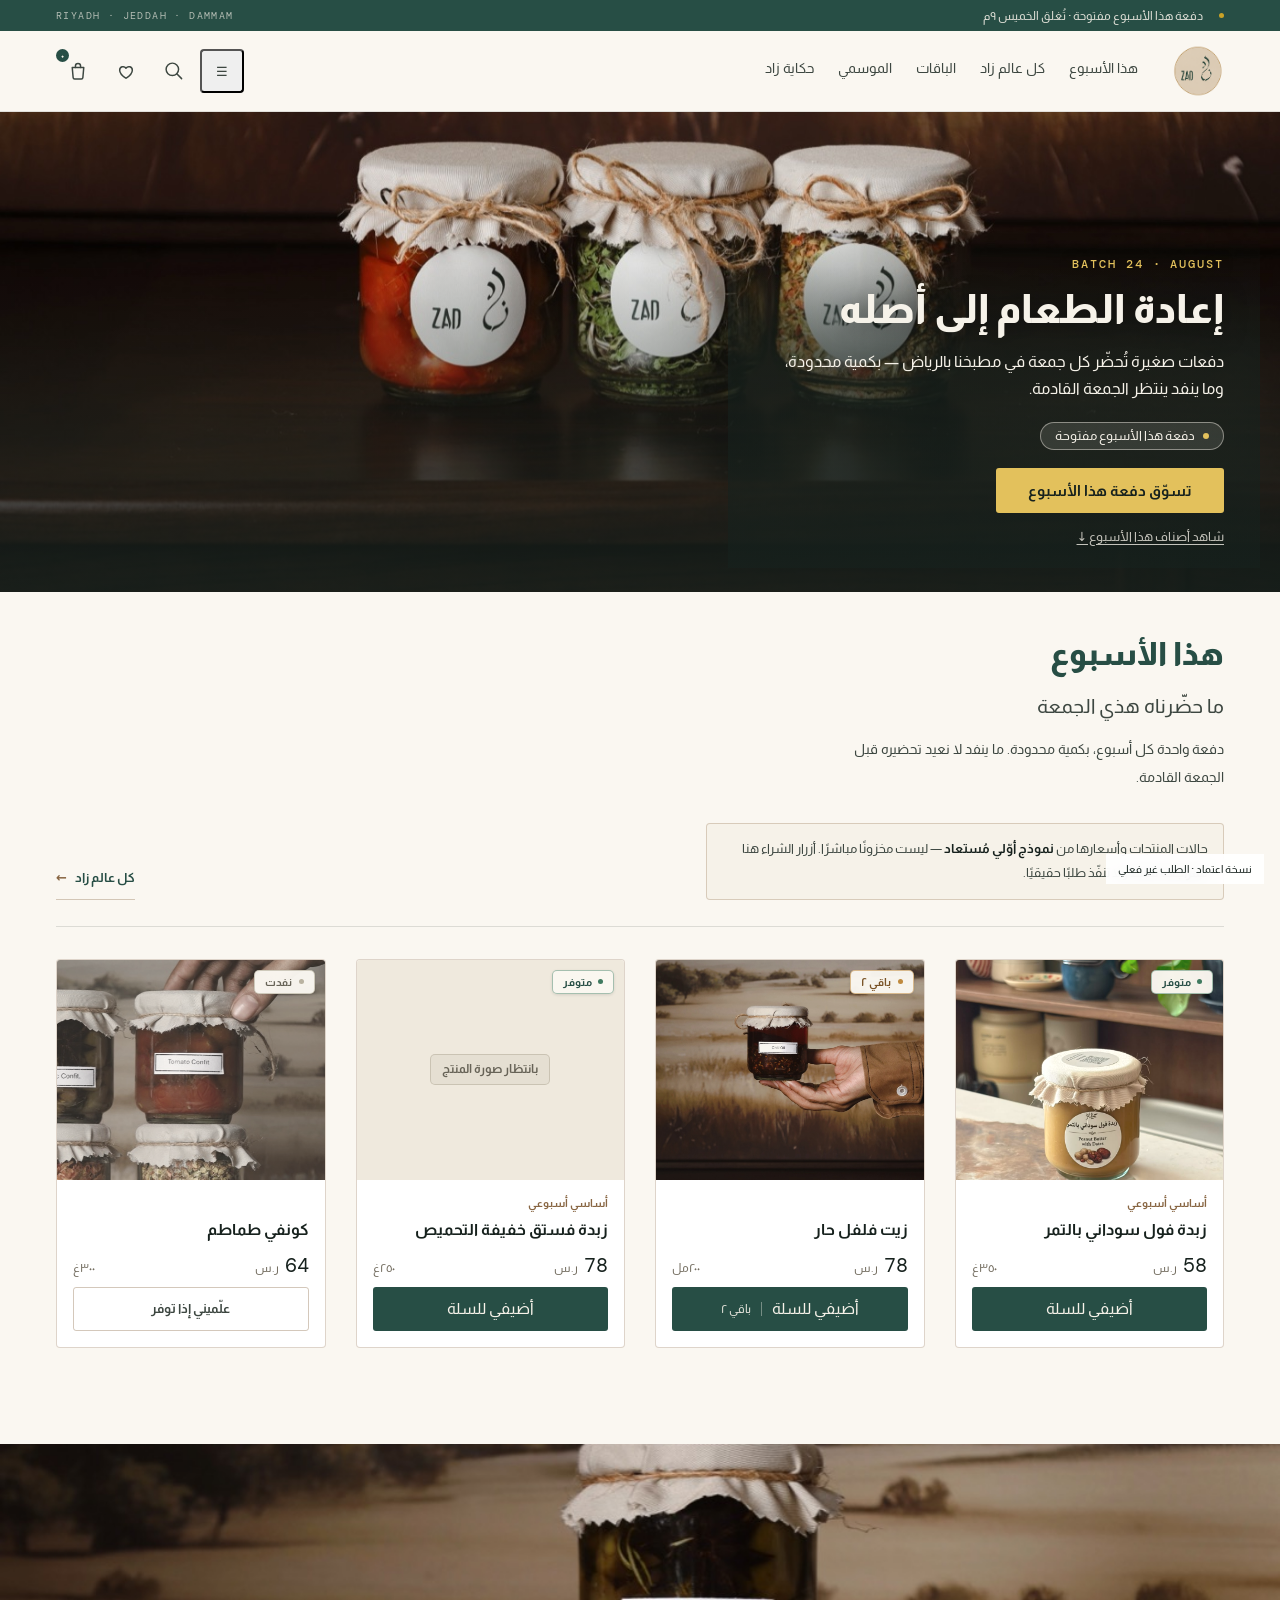
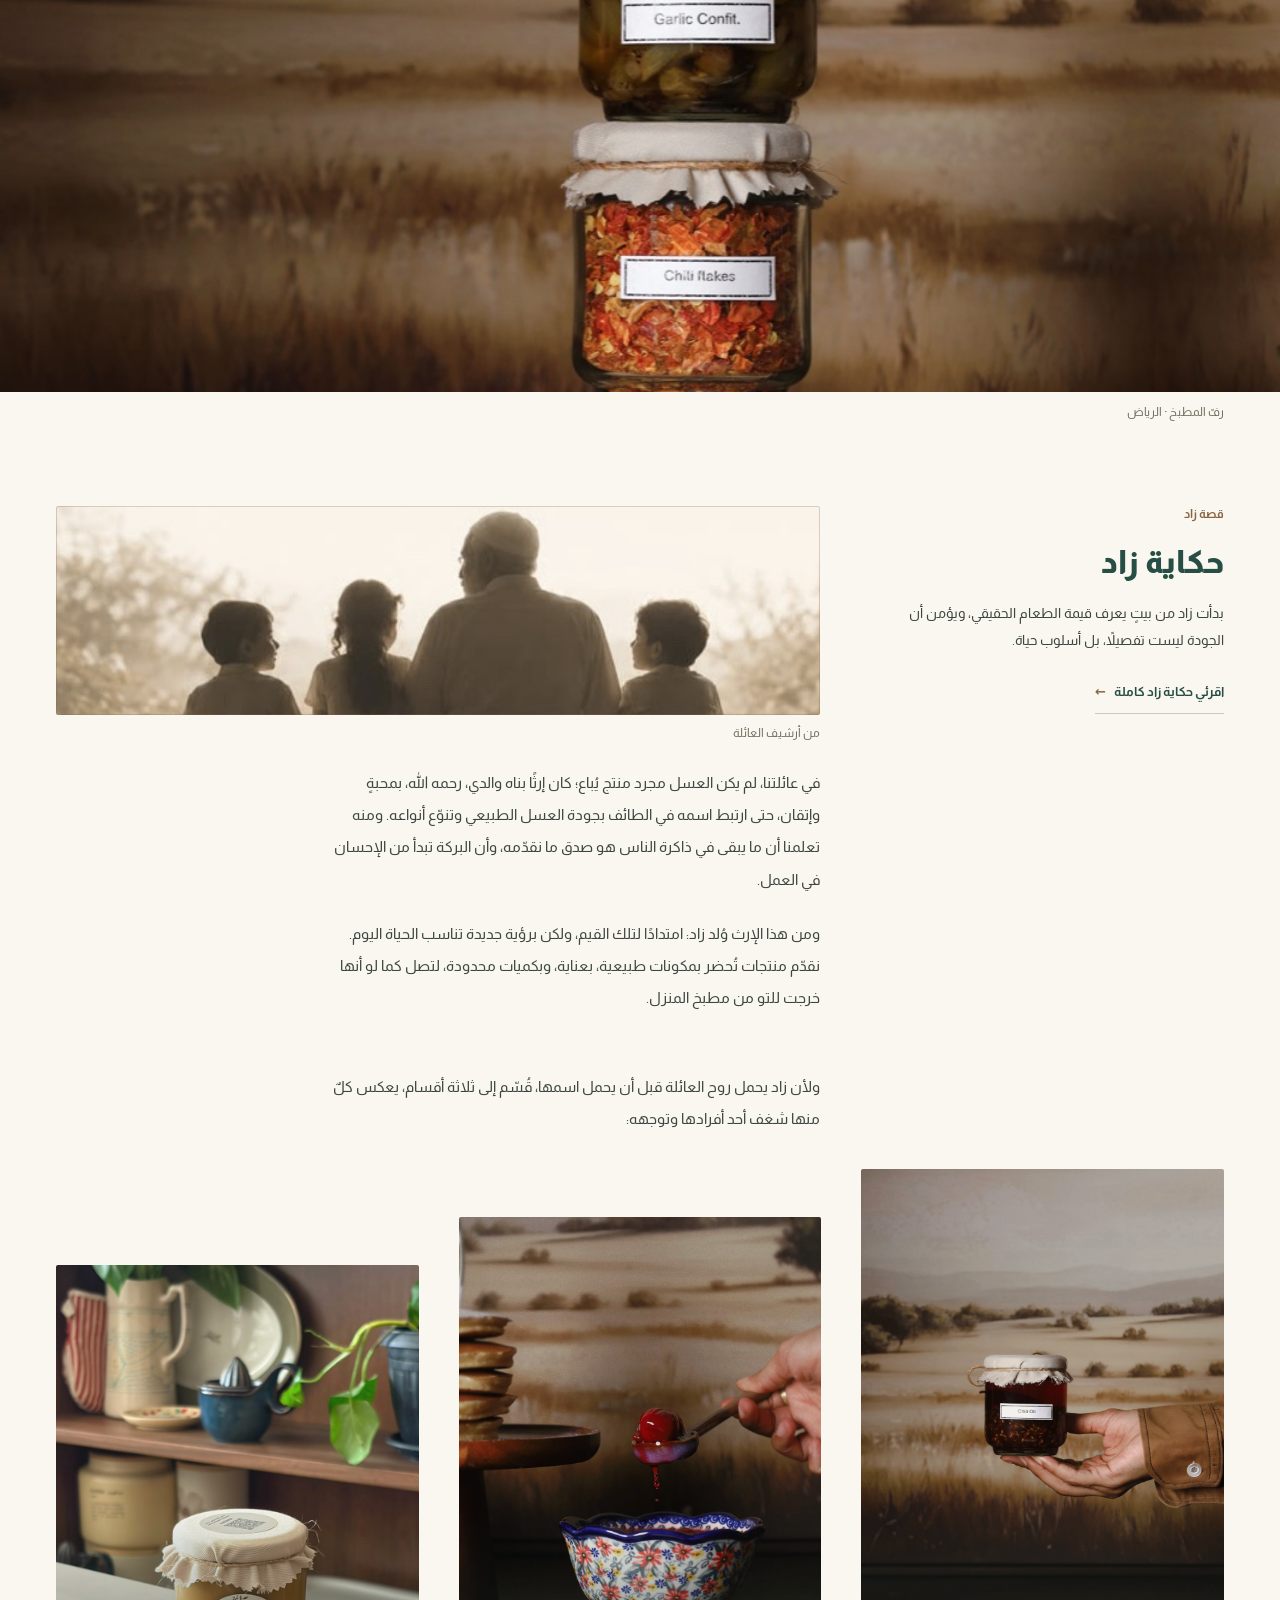
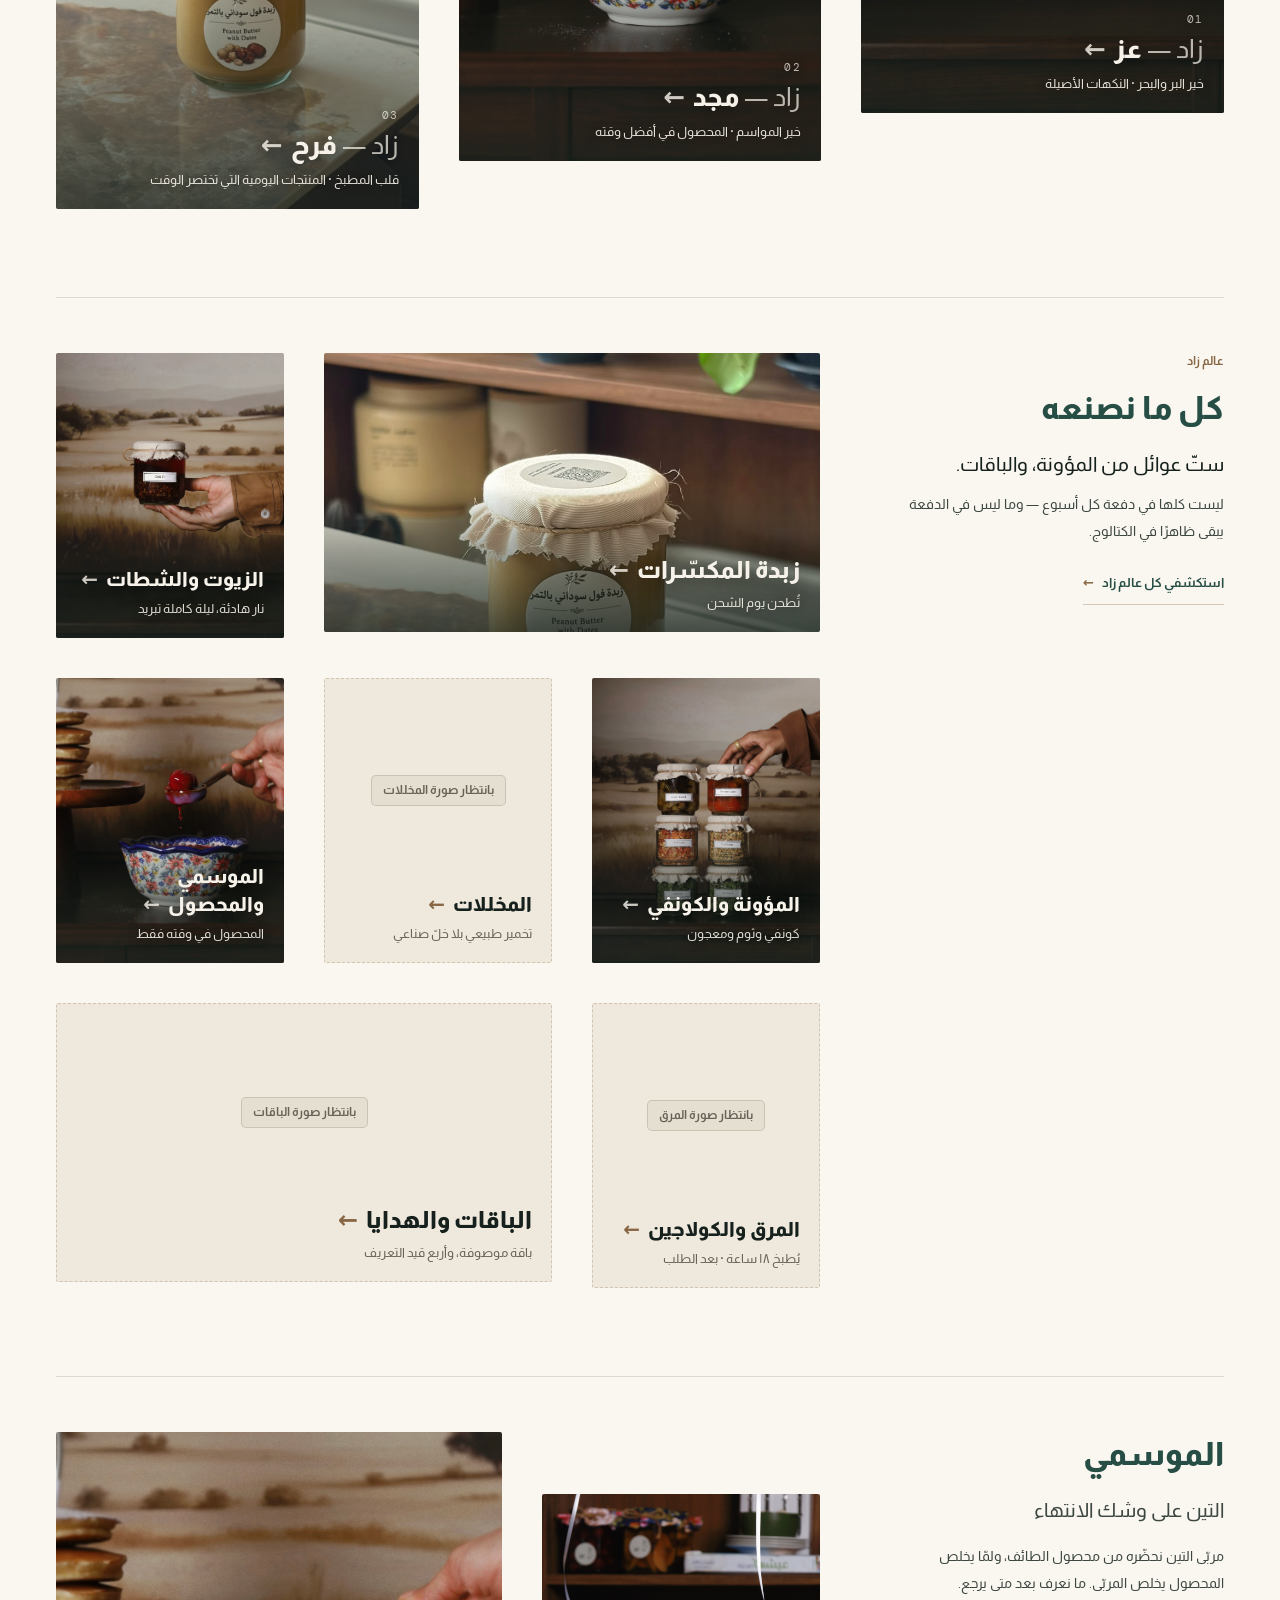
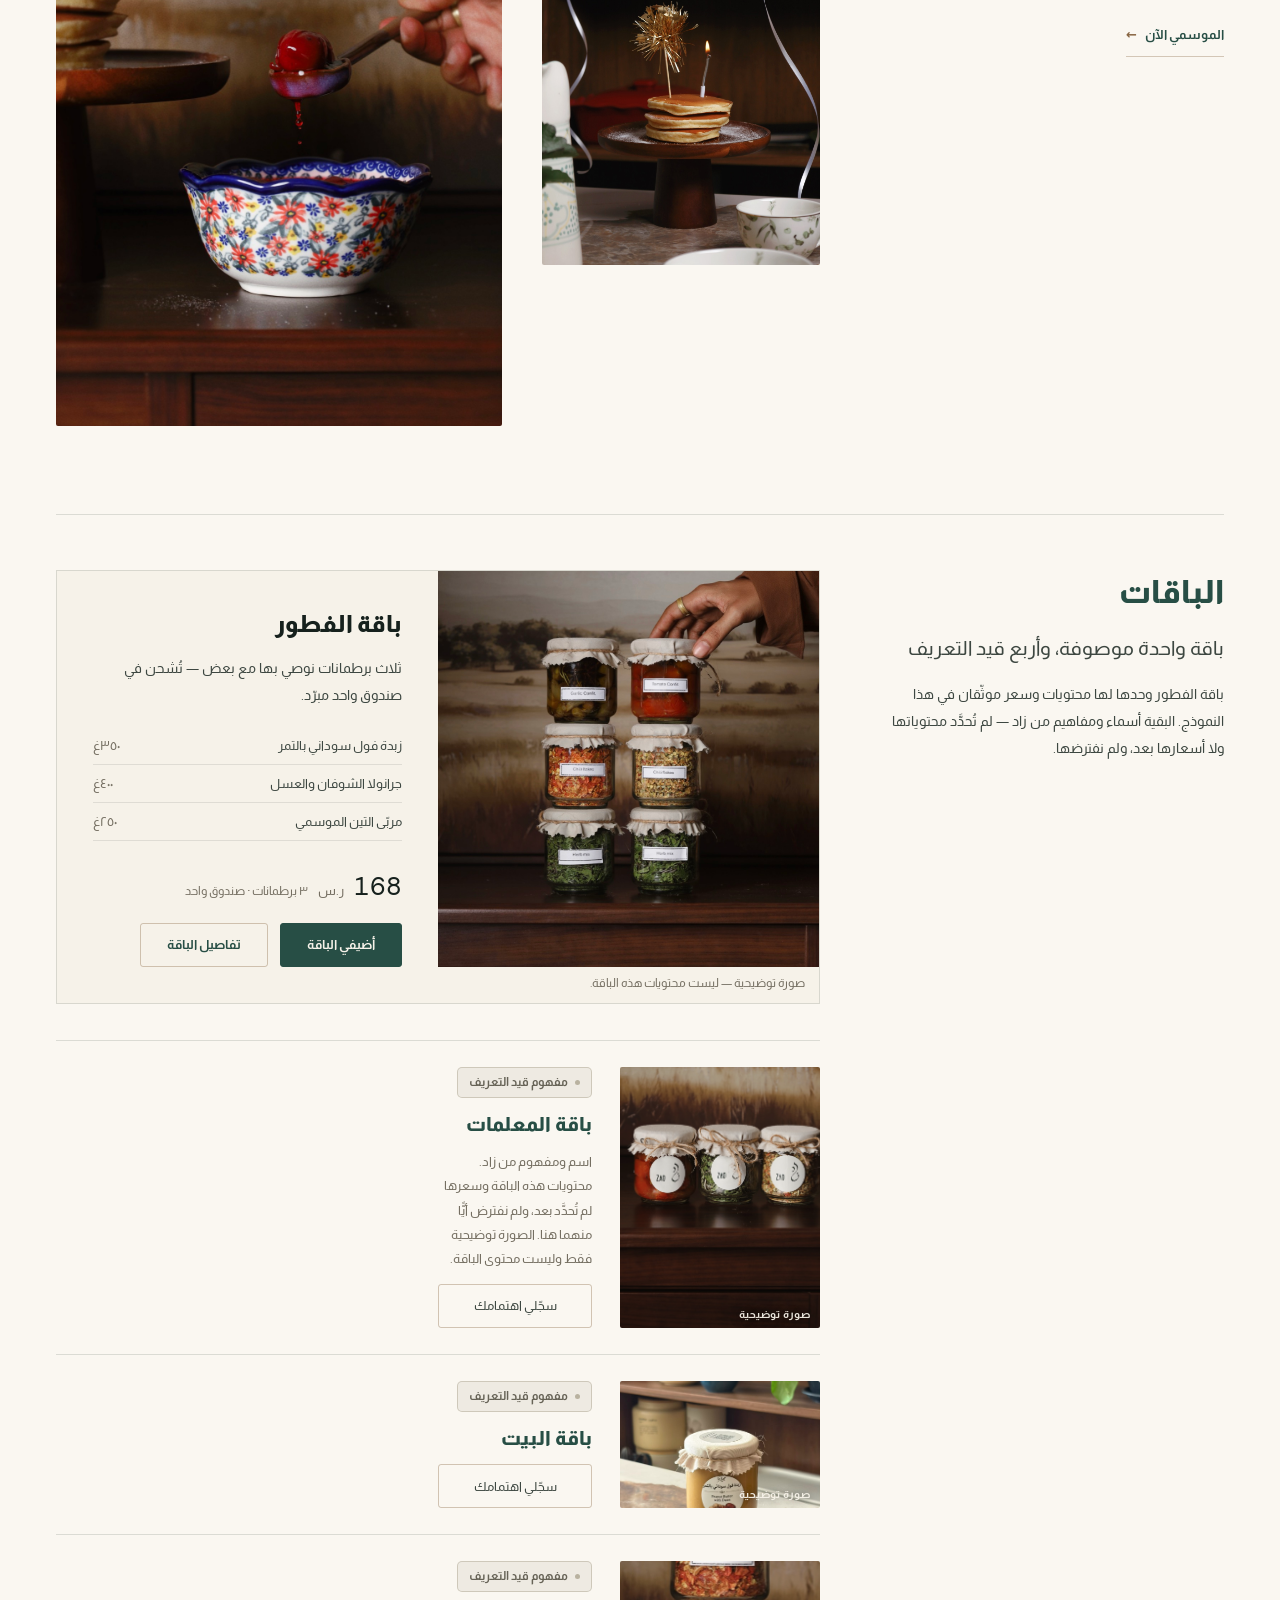
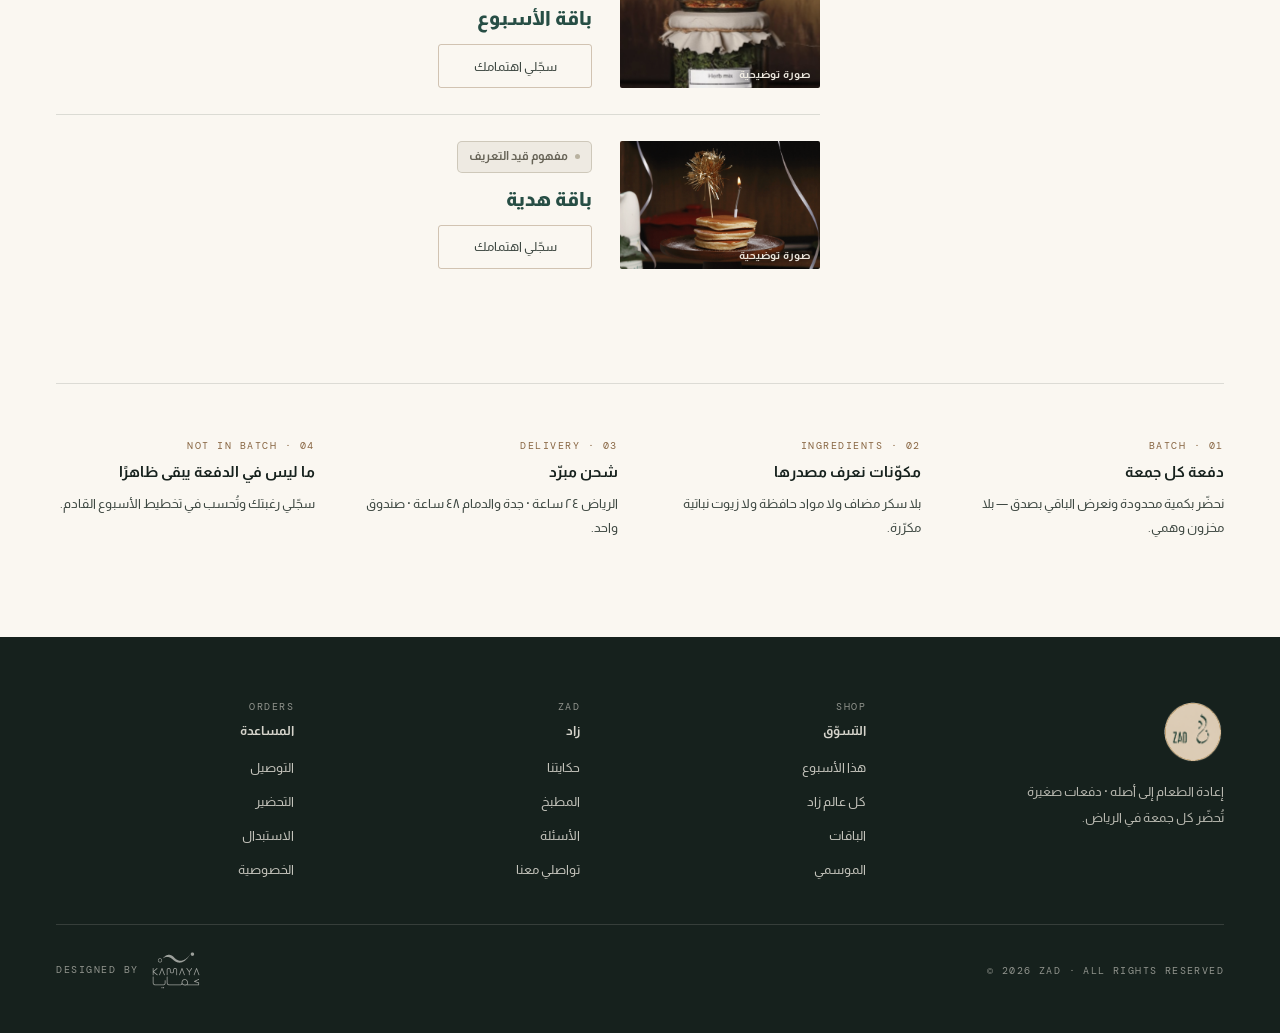
<file: index.html>
<!DOCTYPE html>
<html dir="rtl" lang="ar">
<head>
  <meta name="robots" content="noindex, nofollow, noarchive">

<meta charset="utf-8">
<meta name="viewport" content="width=device-width, initial-scale=1">
<title>زاد — الصفحة الرئيسية</title>
<link rel="preconnect" href="https://fonts.googleapis.com">
<link rel="preconnect" href="https://fonts.gstatic.com" crossorigin>
<link href="https://fonts.googleapis.com/css2?family=Almarai:wght@300;400;700;800&family=DM+Mono:wght@300;400;500&display=swap" rel="stylesheet">
<link rel="stylesheet" href="assets/zad.css">

<!--
  ZAD — HOMEPAGE. Tier-2 Internal / Founder Review Artifact. Not client-facing.
  Not a Salla/Twilight implementation. Revision 10.1 — records no approval.

  ── REVISION 10 ──────────────────────────────────────────────────────────────
  1 · #world is a PHOTOGRAPHY-LED GATEWAY. Six text rows replaced by an
      editorial mosaic of real ZAD frames, each deep-linking to its own category
      anchor on world.html. The Homepage shows NO products — world.html owns the
      catalog. Two families have NO authentic frame and carry the honest pending
      treatment rather than a borrowed photograph: المخللات and المرق والكولاجين.
  2 · The three branch panels get a MOBILE-ONLY hierarchy: name -> portrait
      image -> short brief, stacked, whole panel still one link. Desktop keeps
      the approved name-on-photograph composition. Scoped by data-page="home".
  3 · Card w4's photograph corrected; both sold-out CTAs read `علّميني إذا توفر`.

  ── REVISION 10.1 (QA corrections) ───────────────────────────────────────────
  4 · Every photographic <img> carries intrinsic width/height, and an anchor
      settle script corrects deep-link landing after late reflow.
  5 · Mobile density pass on #world and .promises — see DECISIONS.md for the
      measured reasoning and the alternatives rejected.

  PRESERVED, UNTOUCHED: Hero Direction A and H1 `إعادة الطعام إلى أصله` · zero
  active nav at root · footer المساعدة · 44x44 targets · sold-out .35/.88 ·
  shelf band · the story pillar, its archive photograph and copy · #season ·
  #bundles' truthfulness structure · desktop scoped sticky rails.

  SALLA THEME-SETTINGS MAPPING — DESIGN-TIME ANNOTATION ONLY. NO TWILIGHT CODE.
-->
  <link rel="stylesheet" href="assets/e2e.css">
</head>

<body data-page="home">
<a class="skip" href="#main">تخطَّ إلى المحتوى</a>

<!-- ── Announcement bar ─────────────────────────────────────────── -->
<div class="announce" data-salla-setting="batch_open">
  <span class="announce__dot"></span>
  <span data-salla-setting="announcement_text">دفعة هذا الأسبوع مفتوحة · تُغلق الخميس ٩م</span>
  <span class="announce__regions" data-salla-setting="announcement_regions">RIYADH · JEDDAH · DAMMAM</span>
</div>

<!-- ── Header (shared markup — identical in world.html / story.html) ─── -->
<header class="hdr">
  <div class="hdr__in">
    <a class="hdr__logo" href="index.html" aria-label="زاد — الرئيسية">
      <img src="_source/photos/brand02.png" alt="زاد">
    </a>

    <nav class="hdr__nav" aria-label="التنقل الرئيسي">
      <a data-nav="week"    href="index.html#week">هذا الأسبوع</a>
      <a data-nav="world"   href="world.html">كل عالم زاد</a>
      <a data-nav="bundles" href="index.html#bundles">الباقات</a>
      <a data-nav="season"  href="index.html#season">الموسمي</a>
      <a data-nav="story"   href="#story">حكاية زاد</a>
    </nav>

    <div class="hdr__actions">
      <a class="hdr__act" href="search.html" aria-label="البحث">
        <svg class="ico" viewBox="0 0 24 24" aria-hidden="true">
          <circle cx="10.2" cy="10.2" r="6.8"/><path d="M15.05 15.05 20.3 20.3"/>
        </svg>
      </a>
      <a class="hdr__act" href="favorites.html" aria-label="المفضلة">
        <svg class="ico" viewBox="0 0 24 24" aria-hidden="true">
          <path d="M12 19.9c-1.1-.75-6.9-4.35-6.9-8.85a3.75 3.75 0 0 1 6.9-2.05 3.75 3.75 0 0 1 6.9 2.05c0 4.5-5.8 8.1-6.9 8.85Z"/>
        </svg>
      </a>
      <a class="hdr__act" href="cart.html" aria-label="السلة">
        <svg class="ico" viewBox="0 0 24 24" aria-hidden="true">
          <path d="M5.7 8.1h12.6l-1 11.15a1.6 1.6 0 0 1-1.6 1.45H8.3a1.6 1.6 0 0 1-1.6-1.45Z"/>
          <path d="M9.2 8.1V6.55a2.8 2.8 0 0 1 5.6 0V8.1"/>
        </svg>
        <span class="hdr__badge" data-cart-badge aria-hidden="true">٠</span>
      </a>
    </div>
  </div>
</header>

<main id="main">
<!-- ══ #top — HERO (Founder-approved Direction A). DO NOT ALTER. ══ -->
<section class="hero" id="top" aria-label="الواجهة الرئيسية">
  <picture>
    <source media="(max-width:719px)" srcset="assets/hero-mobile-src.jpg" data-salla-setting="hero_image_mobile">
    <img class="hero__img" src="assets/hero-desktop.jpg"
         alt="دفعة طازجة من مطبخ زاد قيد التحضير" data-salla-setting="hero_image_desktop">
  </picture>
  <div class="hero__scrim"></div>
  <div class="hero__content">
    <p class="hero__kicker mono" data-salla-setting="hero_kicker">BATCH 24 · AUGUST</p>
    <h1 class="hero__h1" data-salla-setting="hero_heading">إعادة الطعام إلى أصله</h1>
    <p class="hero__sub" data-salla-setting="hero_subheading">دفعات صغيرة تُحضّر كل جمعة في مطبخنا بالرياض — بكمية محدودة، وما ينفد ينتظر الجمعة القادمة.</p>
    <div class="hero__badge">
      <span class="dot"></span>
      <span data-salla-setting="hero_badge_label">دفعة هذا الأسبوع مفتوحة</span>
    </div>
    <a class="hero__cta" href="#week" data-salla-setting="hero_cta_label">تسوّق دفعة هذا الأسبوع</a>
    <a class="hero__scroll" href="#week" data-salla-setting="hero_scroll_label">شاهد أصناف هذا الأسبوع ↓</a>
  </div>
</section>

<!-- ══ #week — commerce, immediately after the Hero ═══════════════ -->
<section class="wrap sec" id="week" data-salla-setting="week_columns">
  <div class="week__head">
    <div class="week__headL">
      <!-- DESTINATION TITLE — the prominent heading at a primary-nav destination
           IS the nav label, so `هذا الأسبوع` is the H2 and carries no
           data-salla-setting. The recovered editorial headline follows as the
           standfirst. The duplicate eyebrow is retired here. -->
      <h2 class="h2">هذا الأسبوع</h2>
      <p class="pagehead__sub" data-salla-setting="week_title">ما حضّرناه هذي الجمعة</p>
      <p class="week__intro" data-salla-setting="week_intro">دفعة واحدة كل أسبوع، بكمية محدودة. ما ينفد لا نعيد تحضيره قبل الجمعة القادمة.</p>
      <!-- R10: the same provenance/non-transactional statement world.html
           already carries, stated once here too, because this page also
           shows prices and cart controls. Reuses the .evnote pattern. -->
      <p class="evnote">حالات المنتجات وأسعارها من <b>نموذج أوّلي مُستعاد</b> — ليست مخزونًا مباشرًا. أزرار الشراء هنا <b>للمراجعة فقط</b> ولا تنفّذ طلبًا حقيقيًا.</p>
    </div>
    <a class="arrowlink" href="world.html" data-salla-setting="week_all_label">كل عالم زاد <i>←</i></a>
  </div>

  <div class="week__grid" data-salla-setting="week_products">

    <!-- w1 · available. peanut-butter-counter also appears as branch panel 03;
         mitigated by a landscape crop showing ~37% of the frame against a full
         portrait in the branch group. -->
    <article class="card">
      <div class="card__media">
        <img src="_source/photos/peanut-butter-counter.jpeg" width="900" height="1600" alt="زبدة فول سوداني بالتمر">
        <span class="card__state" style="color:#274E45;border-color:rgba(63,122,95,.45)">
          <span class="dot" style="background:#3F7A5F"></span>متوفر</span>
      </div>
      <div class="card__body">
        <span class="card__attr card__attr--ar">أساسي أسبوعي</span>
        <h3 class="card__name"><a class="e2e-product-link" href="product.html?p=peanut">زبدة فول سوداني بالتمر</a></h3>
        <div class="card__meta">
          <span class="card__price mono">58</span>
          <span class="card__cur">ر.س</span>
          <span class="card__weight">٣٥٠غ</span>
        </div>
        <button class="card__act card__act--buy e2e-add" type="button" data-add="peanut">أضيفي للسلة</button>
      </div>
    </article>

    <!-- w2 · low (left: 2). The evidenced remaining quantity rides the action as
         well as the state pill. Only ever from a real `left:` value. -->
    <article class="card">
      <div class="card__media">
        <img src="_source/photos/hand-chili-oil.jpeg" width="1066" height="1600" alt="زيت فلفل حار">
        <span class="card__state" style="color:#7A5327;border-color:rgba(192,138,62,.55)">
          <span class="dot" style="background:#C08A3E"></span>باقي ٢</span>
      </div>
      <div class="card__body">
        <span class="card__attr"></span>
        <h3 class="card__name"><a class="e2e-product-link" href="product.html?p=chili">زيت فلفل حار</a></h3>
        <div class="card__meta">
          <span class="card__price mono">78</span>
          <span class="card__cur">ر.س</span>
          <span class="card__weight">٢٠٠مل</span>
        </div>
        <button class="card__act card__act--buy e2e-add" type="button" data-add="chili">أضيفي للسلة <span class="card__left">باقي ٢</span></button>
      </div>
    </article>

    <!-- w3 · available
         ██ MISSING ASSET — VISIBLY FLAGGED IN THE FRAME ██
         The photograph that belongs on this card DOES NOT EXIST.
         `_source/photos/peanut-butter-shelf.jpeg` is a PEANUT butter jar — its
         printed label reads "Peanut Butter with Dates" — and it was rendering
         under the alt text `زبدة فستق خفيفة التحميص`: the wrong product under a
         pistachio name, on the surface a customer sees.
           · NO replacement photograph was invented or substituted.
           · The source file is NOT deleted; the original line is preserved below.
           · The product is NOT marked sold out. A missing photograph is not an
             inventory state. Real name, price, weight, `متوفر` and CTA all stay.
           · The card is NOT redesigned. Same geometry, same pill, same CTA.
         ZAD must supply the real photograph. NOT A DESIGN FIX. Identical
         treatment on world.html so the two pages cannot drift.
         ORIGINAL LINE, PRESERVED. DO NOT RE-ENABLE UNTIL A REAL PISTACHIO FRAME
         EXISTS:
         <img src="_source/photos/peanut-butter-shelf.jpeg" alt="زبدة فستق خفيفة التحميص">
    -->
    <article class="card">
      <div class="card__media card__media--pending">
        <span class="card__pending">بانتظار صورة المنتج</span>
        <span class="card__state" style="color:#274E45;border-color:rgba(63,122,95,.45)">
          <span class="dot" style="background:#3F7A5F"></span>متوفر</span>
      </div>
      <div class="card__body">
        <span class="card__attr card__attr--ar">أساسي أسبوعي</span>
        <h3 class="card__name"><a class="e2e-product-link" href="product.html?p=pistachio">زبدة فستق خفيفة التحميص</a></h3>
        <div class="card__meta">
          <span class="card__price mono">78</span>
          <span class="card__cur">ر.س</span>
          <span class="card__weight">٢٥٠غ</span>
        </div>
        <button class="card__act card__act--buy e2e-add" type="button" data-add="pistachio">أضيفي للسلة</button>
      </div>
    </article>

    <!-- w4 · sold. TWO corrections, both recorded:
         (a) IMAGE. `assets/prod-tomato.jpg` is not a packshot — it is a cropped
             derivative of the six-jar group. dc-logic.js maps this product to
             jars-tower.jpeg, which contains NO tomato jar at all. The only
             legible `Tomato Confit` jar in the asset set is in jars-six-stack,
             so the frame now crops honestly onto that real jar.
         (b) CTA. `سجّلي رغبتك` -> `علّميني إذا توفر`, the mandated label.
         .35/.88 sold-out treatment unchanged. Do not re-darken. -->
    <article class="card is-sold">
      <div class="card__media card__media--jar card__media--jar-tomato">
        <img src="_source/photos/jars-six-stack.jpeg" width="1066" height="1600" alt="برطمان كونفي الطماطم من زاد على الرف">
        <span class="card__state" style="color:var(--muted);border-color:rgba(185,178,160,.65)">
          <span class="dot" style="background:#B9B2A0"></span>نفدت</span>
      </div>
      <div class="card__body">
        <span class="card__attr"></span>
        <h3 class="card__name"><a class="e2e-product-link" href="product.html?p=tomato">كونفي طماطم</a></h3>
        <div class="card__meta">
          <span class="card__price mono">64</span>
          <span class="card__cur">ر.س</span>
          <span class="card__weight">٣٠٠غ</span>
        </div>
        <a class="card__act card__act--wait" href="product.html?p=tomato">علّميني إذا توفر</a>
      </div>
    </article>

  </div>
</section>

<!-- ══ full-bleed shelf band — 21:9, unchanged ══════════════════════ -->
<section class="shelf" aria-label="رفّ المطبخ">
  <img src="_source/photos/jars-tower.jpeg" width="1066" height="1600" alt="برطمانات زاد مرصوفة على الرف" data-salla-setting="shelf_image">
  <div class="shelf__cap" data-salla-setting="shelf_caption">رفّ المطبخ · الرياض</div>
</section>


<!-- ════════════════════════════════════════════════════════════════════════════
     #story — THE FAMILY STORY AS A PILLAR OF THE HOMEPAGE

     The rail carries eyebrow -> H2 -> concise lede -> the single CTA; the media
     column carries the archive band and the legacy excerpt. The rail is
     .rail--static, the one deliberately unpinned rail on the page. No .sec--rule
     here — a hairline directly under the full-bleed shelf band would fight the
     photograph.

     THE ARCHIVE PHOTOGRAPH: capped at its native 931px, NEVER upscaled, hairline
     is an inset OUTLINE not a border (a border stretches it ~1.5%), height:auto
     so its true intrinsic ratio governs. It deliberately carries NO width/height
     attributes: its real pixel dimensions are not established anywhere in the
     authorized evidence, and guessing a ratio here would distort a photograph of
     real people to make a layout number work. See DECISIONS.md.

     REVISION 10 — the three branch panels change on MOBILE ONLY: name ->
     portrait image -> short brief, stacked, entire panel still one native <a>.
     Desktop keeps the approved name-on-photograph composition. Mechanism: the
     panel is a grid whose figure spans all three rows at >=720px; below 720px
     the same rows stack. Scoped by data-page="home" — story.html is untouched.

     ACCESSIBLE NAME: no aria-label. The computed name is the photograph's real
     alt text + the ordinal + the two-tier name + the descriptor. .branch__go is
     aria-hidden; the 01/02/03 ordinal is not (it carries chapter order).
     NOT VERIFIED WITH A SCREEN READER — flagged, not asserted.

     IMAGE PROVENANCE — genuine ZAD photography, all 1066x1600:
       01 عز   hand-chili-oil.jpeg
       02 مجد  compote-spoon.jpeg
       03 فرح  peanut-butter-counter.jpeg
     PARTIAL SEMANTIC FIT, recorded not hidden: عز is خير البر والبحر — land AND
     sea. NO sea imagery exists in the ZAD asset set and none was fabricated.
     peanut-butter-shelf.jpeg stays BANNED here — wrong product.
     ═══════════════════════════════════════════════════════════════════════ -->
<section class="wrap sec" id="story">

  <div class="split">

    <div class="rail rail--static">
      <span class="eyebrow eyebrow--ar" data-salla-setting="story_eyebrow">قصة زاد</span>
      <h2 class="h2" data-salla-setting="story_title">حكاية زاد</h2>
      <p data-salla-setting="story_lede">بدأت زاد من بيتٍ يعرف قيمة الطعام الحقيقي، ويؤمن أن الجودة ليست تفصيلاً، بل أسلوب حياة.</p>
      <a class="arrowlink" href="story.html" data-salla-setting="story_cta_label">اقرئي حكاية زاد كاملة <i>←</i></a>
    </div>

    <div class="story__media">

      <div class="storyband">
        <figure>
          <!-- 931x254 = the file's REAL intrinsic size, read from the asset itself,
               not asserted. Stating it reserves the box and preserves the true
               ratio; it is the opposite of distorting the archive frame. The
               931px cap the artifact already documents IS this file's width. -->
          <img src="assets/story-family.jpg" width="931" height="254"
               alt="جدّ وثلاثة أطفال من أرشيف عائلة زاد"
               data-salla-setting="story_image_family">
          <figcaption data-salla-setting="story_image_caption">من أرشيف العائلة</figcaption>
        </figure>
      </div>

      <div class="storytext">
        <p data-salla-setting="story_body_legacy">في عائلتنا، لم يكن العسل مجرد منتج يُباع؛ كان إرثًا بناه والدي، رحمه الله، بمحبةٍ وإتقان، حتى ارتبط اسمه في الطائف بجودة العسل الطبيعي وتنوّع أنواعه. ومنه تعلمنا أن ما يبقى في ذاكرة الناس هو صدق ما نقدّمه، وأن البركة تبدأ من الإحسان في العمل.</p>
        <p data-salla-setting="story_body_continuation">ومن هذا الإرث وُلد زاد: امتدادًا لتلك القيم، ولكن برؤية جديدة تناسب الحياة اليوم. نقدّم منتجات تُحضر بمكونات طبيعية، بعناية، وبكميات محدودة، لتصل كما لو أنها خرجت للتو من مطبخ المنزل.</p>
      </div>

    </div>
  </div>

  <!-- Bridge sentence, aligned to the MEDIA column's edges so it closes the
       story copy on the same two edges the legacy paragraphs use. -->
  <div class="storytext story__lead">
    <p class="storylead" data-salla-setting="story_branches_intro">ولأن زاد يحمل روح العائلة قبل أن يحمل اسمها، قُسّم إلى ثلاثة أقسام، يعكس كلٌ منها شغف أحد أفرادها وتوجهه:</p>
  </div>

  <!-- ═══ THREE BRANCH PANELS — interactive story entries ═══
       Whole-panel native <a> to a real anchor on story.html, so keyboard focus,
       Enter and browser back/forward all work with no script. Composition
       otherwise unchanged: no container, no fill, no border, no shadow, no
       rounded tile; 0/48/96 stagger on desktop; stacked on mobile; RTL order.
       head and desc are grid SIBLINGS of the figure rather than children of an
       absolutely-positioned caption — that is what lets mobile put the name
       above the photograph and the brief below it without duplicating content. -->
  <div class="branches" data-salla-setting="story_branches">

    <a class="branch branch--1" href="story.html#ch-ezz">
      <span class="branch__head">
        <span class="branch__ord mono">01</span>
        <h3 class="branch__name" data-salla-setting="branch_name"><span class="branch__brand">زاد —</span> عز<i class="branch__go" aria-hidden="true">←</i></h3>
      </span>
      <figure class="branch__fig">
        <img class="branch__img" src="_source/photos/hand-chili-oil.jpeg" width="1066" height="1600"
             alt="يد تحمل برطمان زيت الفلفل الحار أمام أرض مفتوحة"
             data-salla-setting="branch_image">
        <span class="branch__veil" aria-hidden="true"></span>
      </figure>
      <span class="branch__desc" data-salla-setting="branch_desc">خير البر والبحر · النكهات الأصيلة</span>
    </a>

    <a class="branch branch--2" href="story.html#ch-majd">
      <span class="branch__head">
        <span class="branch__ord mono">02</span>
        <h3 class="branch__name" data-salla-setting="branch_name"><span class="branch__brand">زاد —</span> مجد<i class="branch__go" aria-hidden="true">←</i></h3>
      </span>
      <figure class="branch__fig">
        <img class="branch__img" src="_source/photos/compote-spoon.jpeg" width="1066" height="1600"
             alt="ملعقة ترفع ثمرة محفوظة من وعاء"
             data-salla-setting="branch_image">
        <span class="branch__veil" aria-hidden="true"></span>
      </figure>
      <span class="branch__desc" data-salla-setting="branch_desc">خير المواسم · المحصول في أفضل وقته</span>
    </a>

    <a class="branch branch--3" href="story.html#ch-farah">
      <span class="branch__head">
        <span class="branch__ord mono">03</span>
        <h3 class="branch__name" data-salla-setting="branch_name"><span class="branch__brand">زاد —</span> فرح<i class="branch__go" aria-hidden="true">←</i></h3>
      </span>
      <figure class="branch__fig">
        <img class="branch__img" src="_source/photos/peanut-butter-counter.jpeg" width="900" height="1600"
             alt="برطمان زبدة الفول السوداني بالتمر على رخام المطبخ، وخلفه مطبخ بيتي دافئ"
             data-salla-setting="branch_image">
        <span class="branch__veil" aria-hidden="true"></span>
      </figure>
      <span class="branch__desc" data-salla-setting="branch_desc">قلب المطبخ · المنتجات اليومية التي تختصر الوقت</span>
    </a>

  </div>
</section>


<!-- ══ #world — VISUAL GATEWAY TO THE CATALOG ══════════════════════════════════
     Revision 10. Records no approval.

     This section's job is DISCOVERY, not listing: world.html owns the complete
     catalog, #week owns current-batch commerce, and this is the doorway between
     them. Seven categories, NO products.

     ANTI-CARD, deliberately: photographs sit on the page ground with the name
     set on the frame behind the same LOCAL bottom gradient the branch panels
     already use. No borders, no fills, no icon grid, no rounded tiles. The
     mosaic is asymmetric — .gate--lead opens it wide — so it reads as an
     editorial spread rather than a card grid.

     FRAME ASSIGNMENT — every frame here genuinely depicts its own category, and
     each is used ONCE in this mosaic:
       زبدة المكسّرات      peanut-butter-counter.jpeg   the real peanut butter jar
       الزيوت والشطات      hand-chili-oil.jpeg          the real chili oil jar
       المؤونة والكونفي     jars-six-stack.jpeg          real Garlic + Tomato Confit
       الموسمي والمحصول    compote-spoon.jpeg           a real preserve frame
       الباقات والهدايا     zad-trio-wood.jpeg           ZAD-branded group frame
     ⚠ TWO FAMILIES HAVE NO AUTHENTIC FRAME and are NOT given a borrowed one:
       المخللات            no pickle photograph exists anywhere in the asset set
       المرق والكولاجين     no broth photograph exists anywhere in the asset set
     Both take the honest pending frame. A client content gap — not a design fix.
     ⚠ REUSE, disclosed: peanut-butter-counter, hand-chili-oil and compote-spoon
     each also appear elsewhere on this page. Mitigated by different aspect,
     scale and crop, not by pretending otherwise. compote-spoon is a THIRD
     instance and is the heaviest reuse in the artifact — flagged.
     ═══════════════════════════════════════════════════════════════════════ -->
<section class="wrap sec--rule" id="world">
  <div class="split">

    <div class="rail">
      <span class="eyebrow eyebrow--ar" data-salla-setting="world_eyebrow">عالم زاد</span>
      <h2 class="h2" data-salla-setting="world_title">كل ما نصنعه</h2>
      <p data-salla-setting="world_intro"><span class="rail__lede">ستّ عوائل من المؤونة، والباقات.</span> ليست كلها في دفعة كل أسبوع — وما ليس في الدفعة يبقى ظاهرًا في الكتالوج.</p>
      <a class="arrowlink" href="world.html" data-salla-setting="world_cta_label">استكشفي كل عالم زاد <i>←</i></a>
    </div>

    <div class="gates" data-salla-setting="world_categories">

      <a class="gate gate--wide gate--lead" href="world.html#cat-butters">
        <figure class="gate__fig">
          <img class="gate__img" src="_source/photos/peanut-butter-counter.jpeg" width="900" height="1600"
               alt="برطمان زبدة الفول السوداني بالتمر على رخام المطبخ" data-salla-setting="world_cat_image">
          <span class="gate__veil" aria-hidden="true"></span>
        </figure>
        <span class="gate__cap">
          <span class="gate__name" data-salla-setting="world_cat_name">زبدة المكسّرات<i class="gate__go" aria-hidden="true">←</i></span>
          <span class="gate__brief" data-salla-setting="world_cat_brief">تُطحن يوم الشحن</span>
        </span>
      </a>

      <a class="gate" href="world.html#cat-oils">
        <figure class="gate__fig">
          <img class="gate__img" src="_source/photos/hand-chili-oil.jpeg" width="1066" height="1600"
               alt="يد تحمل برطمان زيت الفلفل الحار" data-salla-setting="world_cat_image">
          <span class="gate__veil" aria-hidden="true"></span>
        </figure>
        <span class="gate__cap">
          <span class="gate__name" data-salla-setting="world_cat_name">الزيوت والشطات<i class="gate__go" aria-hidden="true">←</i></span>
          <span class="gate__brief" data-salla-setting="world_cat_brief">نار هادئة، ليلة كاملة تبريد</span>
        </span>
      </a>

      <a class="gate" href="world.html#cat-pantry">
        <figure class="gate__fig">
          <img class="gate__img gate__img--confit" src="_source/photos/jars-six-stack.jpeg" width="1066" height="1600"
               alt="برطمانات كونفي الثوم والطماطم من زاد على الرف" data-salla-setting="world_cat_image">
          <span class="gate__veil" aria-hidden="true"></span>
        </figure>
        <span class="gate__cap">
          <span class="gate__name" data-salla-setting="world_cat_name">المؤونة والكونفي<i class="gate__go" aria-hidden="true">←</i></span>
          <span class="gate__brief" data-salla-setting="world_cat_brief">كونفي وثوم ومعجون</span>
        </span>
      </a>

      <!-- NO AUTHENTIC FRAME EXISTS FOR المخللات. Not borrowed, not fabricated. -->
      <a class="gate gate--nophoto" href="world.html#cat-pickles">
        <div class="gate__fig gate__fig--pending">
          <span class="card__pending">بانتظار صورة المخللات</span>
        </div>
        <span class="gate__cap">
          <span class="gate__name" data-salla-setting="world_cat_name">المخللات<i class="gate__go" aria-hidden="true">←</i></span>
          <span class="gate__brief" data-salla-setting="world_cat_brief">تخمير طبيعي بلا خلّ صناعي</span>
        </span>
      </a>

      <a class="gate" href="world.html#cat-seasonal">
        <figure class="gate__fig">
          <img class="gate__img" src="_source/photos/compote-spoon.jpeg" width="1066" height="1600"
               alt="ملعقة ترفع ثمرة محفوظة في القطر" data-salla-setting="world_cat_image">
          <span class="gate__veil" aria-hidden="true"></span>
        </figure>
        <span class="gate__cap">
          <span class="gate__name" data-salla-setting="world_cat_name">الموسمي والمحصول<i class="gate__go" aria-hidden="true">←</i></span>
          <span class="gate__brief" data-salla-setting="world_cat_brief">المحصول في وقته فقط</span>
        </span>
      </a>

      <!-- NO BROTH PHOTOGRAPH EXISTS ANYWHERE IN THE ZAD ASSET SET. -->
      <a class="gate gate--nophoto" href="world.html#cat-broth">
        <div class="gate__fig gate__fig--pending">
          <span class="card__pending">بانتظار صورة المرق</span>
        </div>
        <span class="gate__cap">
          <span class="gate__name" data-salla-setting="world_cat_name">المرق والكولاجين<i class="gate__go" aria-hidden="true">←</i></span>
          <span class="gate__brief" data-salla-setting="world_cat_brief">يُطبخ ١٨ ساعة · بعد الطلب</span>
        </span>
      </a>

      <!-- R10 delta — الباقات والهدايا has NO photograph, and that is deliberate.
           `zad-trio-wood.jpeg` was here and read as three loose matched jars on a
           sideboard: twine bows are packaging, not gifting — no box, wrap, card or
           recipient. It sold "jars" under a name claiming "الباقات والهدايا".
           All 8 real source photos were checked; no multi-jar composition was
           treated as equivalent to an actual bundle, and none of the 8 fits.
           NOT substituted, NOT fabricated. `zad-trio-wood.jpeg` is NOT deleted —
           a concept bundle still uses it on both pages. ZAD must supply a real
           bundle/gifting frame. See renders/r10-bundles-delta/NOTE.md. -->
      <a class="gate gate--wide gate--nophoto" href="world.html#cat-bundles">
        <div class="gate__fig gate__fig--pending">
          <span class="card__pending">بانتظار صورة الباقات</span>
        </div>
        <span class="gate__cap">
          <span class="gate__name" data-salla-setting="world_cat_name">الباقات والهدايا<i class="gate__go" aria-hidden="true">←</i></span>
          <span class="gate__brief" data-salla-setting="world_cat_brief">باقة موصوفة، وأربع قيد التعريف</span>
        </span>
      </a>

    </div>
  </div>
</section>


<!-- ══ #season — الموسمي ═══════════════════════════════════════════════════════
     RECOVERED CONTENT: every word and both photographs preserved verbatim.
     The rail pins here — the Founder named the seasonal title/copy sticky
     behaviour as the pattern to keep and extend.
     DOM ORDER IS LOAD-BEARING, do not swap the two images. .season__media tracks
     are 1fr / 1.6fr, so in RTL the FIRST child takes the narrow right column and
     the SECOND takes the wide left one — which is also what keeps the two
     compote-spoon instances 328px apart at 1440 (zad.css §11).
     ═══════════════════════════════════════════════════════════════════════ -->
<section class="wrap sec--rule" id="season">
  <div class="split">

    <div class="rail">
      <h2 class="h2">الموسمي</h2>
      <p class="pagehead__sub" data-salla-setting="season_title">التين على وشك الانتهاء</p>
      <p data-salla-setting="season_body">مربّى التين نحضّره من محصول الطائف، ولمّا يخلص المحصول يخلص المربّى. ما نعرف بعد متى يرجع.</p>
      <a class="arrowlink" href="world.html#cat-seasonal" data-salla-setting="season_link_label">الموسمي الآن <i>←</i></a>
    </div>

    <div class="season__media">
      <img class="season__img season__img--offset" src="_source/photos/pancakes-candle.jpeg" width="1066" height="1600" alt="طاولة فطور بيتية" data-salla-setting="season_image_2">
      <img class="season__img" src="_source/photos/compote-spoon.jpeg" width="1066" height="1600" alt="ثمرة محفوظة بالملعقة" data-salla-setting="season_image_1">
    </div>

  </div>
</section>


<!-- ══ #bundles — الباقات، A REPEATABLE COLLECTION ═════════════════════════════
     TRUTHFULNESS IS THE POINT. Two structurally DIFFERENT components, not one
     component with a flag (zad.css §12):

       .bundle--real     EXACTLY ONE entry. باقة الفطور — the only bundle with
                         documented contents and a documented price.
                         ⚠ RECOVERED PROTOTYPE DATA. NOT Founder approval, NOT a
                         confirmed price, NOT live stock.
       .bundle--concept  FOUR entries. Founder-supplied NAMES AND CONCEPTS ONLY.
                         NO price element and NO item list AT ALL — the absence
                         IS the honest signal, and it is why these are a
                         different component rather than the same one with empty
                         fields.

     The verbatim disclaimer is stated ONCE, in full, on the FIRST concept entry
     and inherited by the other three. ⚠ It must stay on WHICHEVER entry is
     first: if the entries are reordered, the <p class="bundle__pending"> moves
     with position 1. باقة المعلمات is Founder-mandatory and stays first.
     Four honesty channels survive on every entry regardless: the chip, the
     structural absence of price/items, the thumbnail's own alt text, and the
     rail brief beside the list.

     ⚠ PHOTOGRAPHY REPETITION, disclosed not hidden: three of these four
     thumbnails are a second or third instance of a photograph used elsewhere on
     the page. Mitigation is real but partial — small crops, sepia-toned, with
     jars-six-stack reserved for the one real bundle. Still needs real ZAD
     photography. باقة الأسبوع's jars-tower frame is the SAME setup as the real
     bundle's jars-six-stack, so .bundle__frame--tight crops it 2.7x tighter.
     Those crop numbers are COMPUTED from the source file, NOT rendered — if the
     crop lands badly, delete the modifier and it reverts to a plain cover crop.

     ⚠ RESIDUAL EXPOSURE, stated plainly: باقة الفطور still displays ١٦٨ ر.س,
     three named items with weights and two commerce CTAs. Those CTAs, the four
     concept CTAs and every product-card CTA on this page are wired to an in-page
     anchor — that is, to NOTHING. The labels are deliberately NOT softened: they
     are the intended real labels, and weakening them would misrepresent the
     design in the other direction. The mock-ness is a property of THIS ARTIFACT,
     not a claim in the copy. Whether the recovered ١٦٨ price may be displayed at
     all is a FOUNDER decision about recovered prototype data, not a design
     decision, and it is NOT resolved by this dispatch.
     ═══════════════════════════════════════════════════════════════════════ -->
<section class="wrap sec--rule" id="bundles">
  <div class="split">

    <div class="rail">
      <h2 class="h2">الباقات</h2>
      <p class="pagehead__sub" data-salla-setting="bundles_title">باقة واحدة موصوفة، وأربع قيد التعريف</p>
      <p data-salla-setting="bundles_brief">باقة الفطور وحدها لها محتويات وسعر موثّقان في هذا النموذج. البقية أسماء ومفاهيم من زاد — لم تُحدَّد محتوياتها ولا أسعارها بعد، ولم نفترضها.</p>
    </div>

    <ul class="bundles" data-salla-setting="bundles_collection">

      <li class="bundle--real" data-salla-setting="bundle_item">
        <!-- ILLUSTRATIVE PHOTOGRAPH, AND IT SAYS SO. This frame shows six jars of
             garlic/tomato confit, chili flakes and herb mix. باقة الفطور's listed
             contents are a different trio entirely. The alt text describes what is
             genuinely in the frame; the caption carries the illustrative statement
             where a customer can SEE it. -->
        <figure class="bundle__fig">
          <img class="bundle__img" src="_source/photos/jars-six-stack.jpeg" width="1066" height="1600" alt="ستة برطمانات من مؤونة زاد مرصوفة على الرف" data-salla-setting="bundle_image">
          <figcaption class="bundle__note">صورة توضيحية — ليست محتويات هذه الباقة.</figcaption>
        </figure>
        <div class="bundle__txt">
          <h3 class="bundle__name" data-salla-setting="bundle_title">باقة الفطور</h3>
          <p class="bundle__lede" data-salla-setting="bundle_body">ثلاث برطمانات نوصي بها مع بعض — تُشحن في صندوق واحد مبرّد.</p>
          <ul class="bundle__items" data-salla-setting="bundle_items">
            <li class="bundle__item">زبدة فول سوداني بالتمر<span>٣٥٠غ</span></li>
            <li class="bundle__item">جرانولا الشوفان والعسل<span>٤٠٠غ</span></li>
            <li class="bundle__item">مربّى التين الموسمي<span>٢٥٠غ</span></li>
          </ul>
          <div class="bundle__price">
            <b class="mono" data-salla-setting="bundle_price">168</b>
            <span class="bundle__cur">ر.س</span>
            <span class="bundle__note" data-salla-setting="bundle_price_note">٣ برطمانات · صندوق واحد</span>
          </div>
          <div class="bundle__ctas">
            <a class="btn btn--primary e2e-add" href="cart.html" data-add="breakfast-bundle" data-salla-setting="bundle_cta_primary">أضيفي الباقة</a>
            <a class="btn btn--secondary" href="product.html?p=breakfast-bundle" data-salla-setting="bundle_cta_secondary">تفاصيل الباقة</a>
          </div>
        </div>
      </li>

      <li class="bundle--concept" data-salla-setting="bundle_item">
        <div class="bundle__frame">
          <img class="bundle__thumb" src="_source/photos/zad-trio-wood.jpeg" width="1600" height="1066"
               alt="صورة توضيحية — ثلاثة برطمانات زاد صغيرة على سطح خشبي. ليست محتويات الباقة."
               data-salla-setting="bundle_concept_image">
        </div>
        <div class="bundle__cx">
          <span class="bundle__chip"><span class="dot"></span>مفهوم قيد التعريف</span>
          <h3 class="bundle__name" data-salla-setting="bundle_concept_name">باقة المعلمات</h3>
          <!-- STATED ONCE, IN FULL, AND INHERITED BY THE THREE ENTRIES BELOW. -->
          <p class="bundle__pending" data-salla-setting="bundle_concept_state">اسم ومفهوم من زاد. محتويات هذه الباقة وسعرها لم تُحدَّد بعد، ولم نفترض أيًّا منهما هنا. الصورة توضيحية فقط وليست محتوى الباقة.</p>
          <a class="btn btn--quiet" href="interest.html?item=باقة هدية" data-salla-setting="bundle_concept_action">سجّلي اهتمامك</a>
        </div>
      </li>

      <li class="bundle--concept" data-salla-setting="bundle_item">
        <div class="bundle__frame">
          <img class="bundle__thumb" src="_source/photos/peanut-butter-counter.jpeg" width="900" height="1600"
               alt="صورة توضيحية — برطمان زاد على رخام مطبخ بيتي. ليست محتويات الباقة."
               data-salla-setting="bundle_concept_image">
        </div>
        <div class="bundle__cx">
          <span class="bundle__chip"><span class="dot"></span>مفهوم قيد التعريف</span>
          <h3 class="bundle__name" data-salla-setting="bundle_concept_name">باقة البيت</h3>
          <a class="btn btn--quiet" href="interest.html?item=باقة هدية" data-salla-setting="bundle_concept_action">سجّلي اهتمامك</a>
        </div>
      </li>

      <li class="bundle--concept" data-salla-setting="bundle_item">
        <div class="bundle__frame bundle__frame--tight">
          <img class="bundle__thumb" src="_source/photos/jars-tower.jpeg" width="1066" height="1600"
               alt="صورة توضيحية — برطمانان من زاد بغطاء قماشي عن قرب. ليست محتويات الباقة."
               data-salla-setting="bundle_concept_image">
        </div>
        <div class="bundle__cx">
          <span class="bundle__chip"><span class="dot"></span>مفهوم قيد التعريف</span>
          <h3 class="bundle__name" data-salla-setting="bundle_concept_name">باقة الأسبوع</h3>
          <a class="btn btn--quiet" href="interest.html?item=باقة هدية" data-salla-setting="bundle_concept_action">سجّلي اهتمامك</a>
        </div>
      </li>

      <li class="bundle--concept" data-salla-setting="bundle_item">
        <div class="bundle__frame">
          <img class="bundle__thumb" src="_source/photos/pancakes-candle.jpeg" width="1066" height="1600"
               alt="صورة توضيحية — طاولة احتفال بيتية بشمعة وشرائط. ليست محتويات الباقة."
               data-salla-setting="bundle_concept_image">
        </div>
        <div class="bundle__cx">
          <span class="bundle__chip"><span class="dot"></span>مفهوم قيد التعريف</span>
          <h3 class="bundle__name" data-salla-setting="bundle_concept_name">باقة هدية</h3>
          <a class="btn btn--quiet" href="interest.html?item=باقة هدية" data-salla-setting="bundle_concept_action">سجّلي اهتمامك</a>
        </div>
      </li>

    </ul>
  </div>
</section>

<!-- ══ promises — Latin keys, DM Mono retained ════════════════════ -->
<section class="wrap sec" aria-label="وعود زاد">
  <div class="promises" data-salla-setting="promises">
    <div class="promise">
      <span class="promise__k mono">01 · BATCH</span>
      <span class="promise__t">دفعة كل جمعة</span>
      <span class="promise__v">نحضّر بكمية محدودة ونعرض الباقي بصدق — بلا مخزون وهمي.</span>
    </div>
    <div class="promise">
      <span class="promise__k mono">02 · INGREDIENTS</span>
      <span class="promise__t">مكوّنات نعرف مصدرها</span>
      <span class="promise__v">بلا سكر مضاف ولا مواد حافظة ولا زيوت نباتية مكرّرة.</span>
    </div>
    <div class="promise">
      <span class="promise__k mono">03 · DELIVERY</span>
      <span class="promise__t">شحن مبرّد</span>
      <span class="promise__v">الرياض ٢٤ ساعة · جدة والدمام ٤٨ ساعة · صندوق واحد.</span>
    </div>
    <div class="promise">
      <span class="promise__k mono">04 · NOT IN BATCH</span>
      <span class="promise__t">ما ليس في الدفعة يبقى ظاهرًا</span>
      <span class="promise__v">سجّلي رغبتك وتُحسب في تخطيط الأسبوع القادم.</span>
    </div>
  </div>
</section>

</main>

<!-- ══ footer — حكايتنا / المطبخ go to story.html (full story) ═════ -->
<footer class="ftr">
  <div class="ftr__in">
    <div class="ftr__top">
      <div class="ftr__brand">
        <img src="_source/photos/brand02.png" alt="زاد" data-salla-setting="footer_logo">
        <span class="ftr__blurb" data-salla-setting="footer_blurb">إعادة الطعام إلى أصله · دفعات صغيرة تُحضّر كل جمعة في الرياض.</span>
      </div>
      <div class="ftr__cols" data-salla-setting="footer_columns">
        <div class="ftr__col">
          <span class="ftr__k mono">SHOP</span>
          <span class="ftr__h">التسوّق</span>
          <a href="index.html#week">هذا الأسبوع</a>
          <a href="world.html">كل عالم زاد</a>
          <a href="index.html#bundles">الباقات</a>
          <a href="index.html#season">الموسمي</a>
        </div>
        <div class="ftr__col">
          <span class="ftr__k mono">ZAD</span>
          <span class="ftr__h">زاد</span>
          <a href="story.html">حكايتنا</a>
          <a href="story.html">المطبخ</a>
          <a href="help.html#faq">الأسئلة</a>
          <a href="help.html#contact">تواصلي معنا</a>
        </div>
        <div class="ftr__col">
          <span class="ftr__k mono">ORDERS</span>
          <span class="ftr__h">المساعدة</span>
          <a href="help.html#delivery">التوصيل</a>
          <a href="help.html#prep">التحضير</a>
          <a href="help.html#returns">الاستبدال</a>
          <a href="help.html#privacy">الخصوصية</a>
        </div>
      </div>
    </div>
    <div class="ftr__bot">
      <span class="ftr__cp" data-salla-setting="footer_copyright">© 2026 ZAD · ALL RIGHTS RESERVED</span>
      <div class="ftr__by">
        <span>DESIGNED BY</span>
        <img src="_source/photos/brand01.svg" alt="KAMAYA">
      </div>
    </div>
  </div>
</footer>

<!-- ══ PRIMARY-NAV ACTIVE STATE + ANCHOR SETTLE ════════════════════════════════
     FOUNDER RULE, unchanged:
       · ROOT (no hash, or #top) -> ZERO active primary nav items. The ZAD logo
         is Home. This is also the no-script default: data-page="home" matches
         nothing in zad.css §2b.
       · Arrived at a REAL destination (#week / #season / #bundles / #story) ->
         THAT nav item shows active, and only that one.
       · world.html and story.html are unaffected — static data-page, no script.
     `#world` is deliberately NOT a destination key: the nav's كل عالم زاد goes
     to world.html. Sets aria-current="true", reusing §2b's existing treatment.

     ANCHOR SETTLE re-applies the SAME native hash scroll once late layout work
     (web-font swap over long Arabic runs, then image decode) has finished. It
     intercepts nothing: no hash means no work, and with no JavaScript at all the
     page behaves exactly as it does today — nothing active, native anchors only.
     ═══════════════════════════════════════════════════════════════════════ -->
<script>
(function () {
  var nav = document.querySelector('.hdr__nav');

  var DESTINATIONS = {
    '#week':    'week',
    '#season':  'season',
    '#bundles': 'bundles',
    '#story':   'story'
  };

  function sync() {
    if (!nav) return;
    var key = DESTINATIONS[window.location.hash] || null;
    var links = nav.querySelectorAll('a[data-nav]');
    for (var i = 0; i < links.length; i++) {
      if (key && links[i].getAttribute('data-nav') === key) {
        links[i].setAttribute('aria-current', 'true');
      } else {
        links[i].removeAttribute('aria-current');
      }
    }
  }

  function settle() {
    if (!location.hash) return;
    var t = document.getElementById(decodeURIComponent(location.hash.slice(1)));
    if (t) t.scrollIntoView({block: 'start', behavior: 'auto'});
  }

  sync();
  window.addEventListener('hashchange', sync);
  window.addEventListener('popstate', sync);
  window.addEventListener('load', function () { settle(); setTimeout(settle, 150); });
  if (document.fonts && document.fonts.ready) document.fonts.ready.then(settle);
  // R10 QA: `load` does not re-fire on a bfcache restore (Back, then into a
  // second category), and a same-page hash change fires no load event at all —
  // which is exactly the in-page jump-nav flow. Measured drift without these:
  // deep anchors landed up to 405px low. pageshow + hashchange close both.
  window.addEventListener('pageshow', function (e) { if (e.persisted) { settle(); setTimeout(settle, 150); } });
  window.addEventListener('hashchange', function () { settle(); setTimeout(settle, 150); });
})();
</script>

<script src="assets/e2e.js"></script>
</body>
</html>
</file>
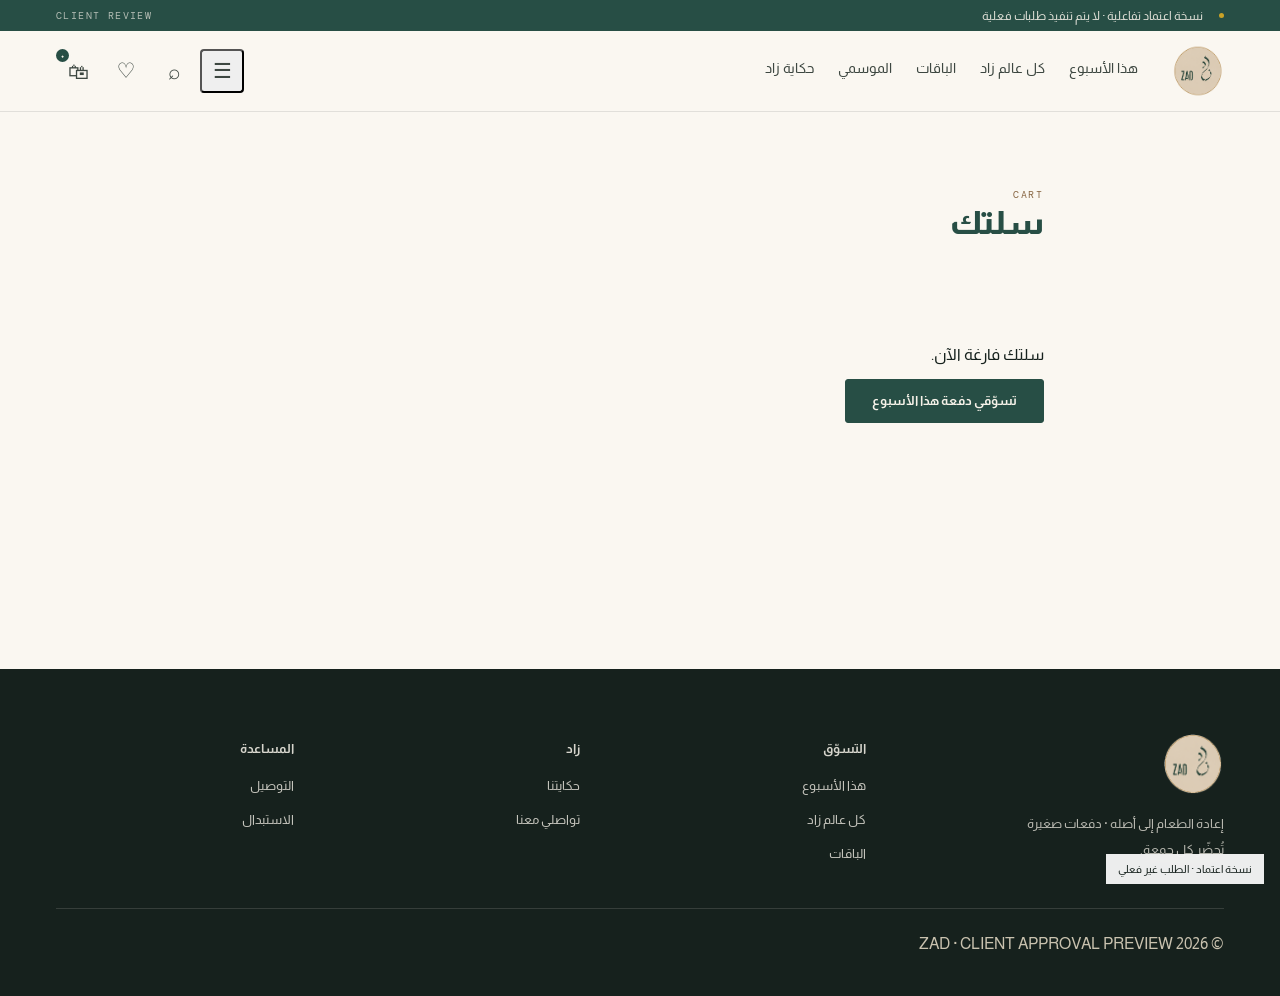
<file: cart.html>
<!doctype html><html lang="ar" dir="rtl"><head><meta charset="utf-8"><meta name="viewport" content="width=device-width,initial-scale=1"><meta name="robots" content="noindex,nofollow,noarchive"><title>السلة — زاد</title><link rel="preconnect" href="https://fonts.googleapis.com"><link href="https://fonts.googleapis.com/css2?family=Almarai:wght@300;400;700;800&family=DM+Mono:wght@300;400;500&display=swap" rel="stylesheet"><link rel="stylesheet" href="assets/zad.css"><link rel="stylesheet" href="assets/e2e.css"></head><body class="e2e-page"><div class="announce"><span class="announce__dot"></span><span>نسخة اعتماد تفاعلية · لا يتم تنفيذ طلبات فعلية</span><span class="announce__regions">CLIENT REVIEW</span></div>
<header class="hdr"><div class="hdr__in"><a class="hdr__logo" href="index.html"><img src="_source/photos/brand02.png" alt="زاد"></a><nav class="hdr__nav" aria-label="التنقل الرئيسي"><a href="index.html#week">هذا الأسبوع</a><a href="world.html">كل عالم زاد</a><a href="index.html#bundles">الباقات</a><a href="index.html#season">الموسمي</a><a href="story.html">حكاية زاد</a></nav><div class="hdr__actions"><a class="hdr__act" href="search.html" aria-label="البحث">⌕</a><a class="hdr__act" href="favorites.html" aria-label="المفضلة">♡</a><a class="hdr__act" href="cart.html" aria-label="السلة">🛍<span class="hdr__badge" data-cart-badge>٠</span></a></div></div></header><main id="main"><section class="wrap e2e-narrow"><span class="eyebrow">CART</span><h1 class="h2">سلتك</h1><div data-cart-root></div></section></main><footer class="ftr"><div class="ftr__in"><div class="ftr__top"><div class="ftr__brand"><img src="_source/photos/brand02.png" alt="زاد"><span class="ftr__blurb">إعادة الطعام إلى أصله · دفعات صغيرة تُحضّر كل جمعة.</span></div><div class="ftr__cols"><div class="ftr__col"><span class="ftr__h">التسوّق</span><a href="index.html#week">هذا الأسبوع</a><a href="world.html">كل عالم زاد</a><a href="index.html#bundles">الباقات</a></div><div class="ftr__col"><span class="ftr__h">زاد</span><a href="story.html">حكايتنا</a><a href="help.html#contact">تواصلي معنا</a></div><div class="ftr__col"><span class="ftr__h">المساعدة</span><a href="help.html#delivery">التوصيل</a><a href="help.html#returns">الاستبدال</a></div></div></div><div class="ftr__bot"><span>© 2026 ZAD · CLIENT APPROVAL PREVIEW</span></div></div></footer><script src="assets/e2e.js"></script></body></html>
</file>
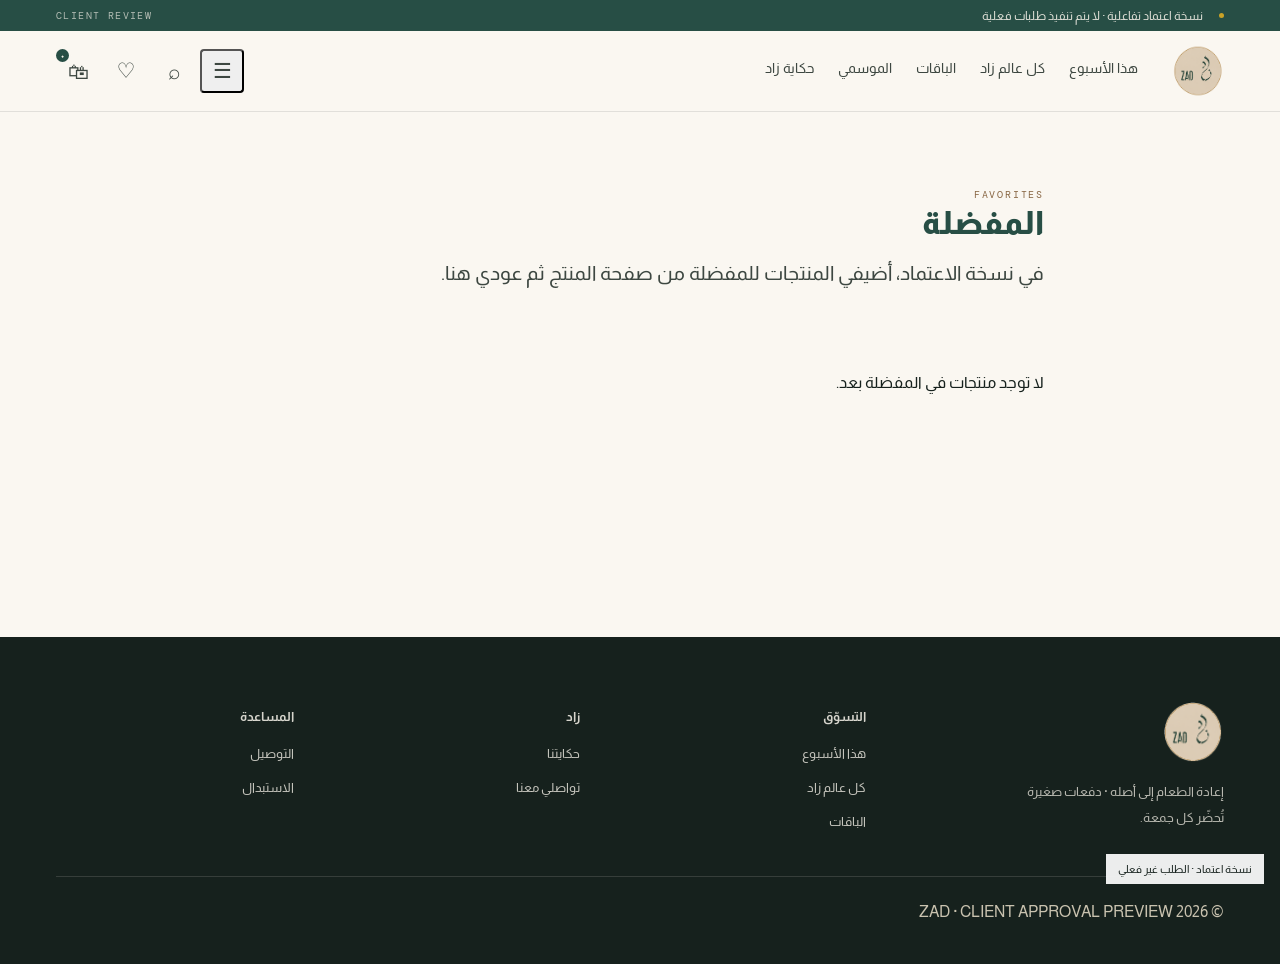
<file: favorites.html>
<!doctype html><html lang="ar" dir="rtl"><head><meta charset="utf-8"><meta name="viewport" content="width=device-width,initial-scale=1"><meta name="robots" content="noindex,nofollow,noarchive"><title>المفضلة — زاد</title><link rel="preconnect" href="https://fonts.googleapis.com"><link href="https://fonts.googleapis.com/css2?family=Almarai:wght@300;400;700;800&family=DM+Mono:wght@300;400;500&display=swap" rel="stylesheet"><link rel="stylesheet" href="assets/zad.css"><link rel="stylesheet" href="assets/e2e.css"></head><body class="e2e-page"><div class="announce"><span class="announce__dot"></span><span>نسخة اعتماد تفاعلية · لا يتم تنفيذ طلبات فعلية</span><span class="announce__regions">CLIENT REVIEW</span></div>
<header class="hdr"><div class="hdr__in"><a class="hdr__logo" href="index.html"><img src="_source/photos/brand02.png" alt="زاد"></a><nav class="hdr__nav" aria-label="التنقل الرئيسي"><a href="index.html#week">هذا الأسبوع</a><a href="world.html">كل عالم زاد</a><a href="index.html#bundles">الباقات</a><a href="index.html#season">الموسمي</a><a href="story.html">حكاية زاد</a></nav><div class="hdr__actions"><a class="hdr__act" href="search.html" aria-label="البحث">⌕</a><a class="hdr__act" href="favorites.html" aria-label="المفضلة">♡</a><a class="hdr__act" href="cart.html" aria-label="السلة">🛍<span class="hdr__badge" data-cart-badge>٠</span></a></div></div></header><main id="main"><section class="wrap e2e-narrow"><span class="eyebrow">FAVORITES</span><h1 class="h2">المفضلة</h1><p class="pagehead__sub">في نسخة الاعتماد، أضيفي المنتجات للمفضلة من صفحة المنتج ثم عودي هنا.</p><div data-favorites-root></div></section></main><footer class="ftr"><div class="ftr__in"><div class="ftr__top"><div class="ftr__brand"><img src="_source/photos/brand02.png" alt="زاد"><span class="ftr__blurb">إعادة الطعام إلى أصله · دفعات صغيرة تُحضّر كل جمعة.</span></div><div class="ftr__cols"><div class="ftr__col"><span class="ftr__h">التسوّق</span><a href="index.html#week">هذا الأسبوع</a><a href="world.html">كل عالم زاد</a><a href="index.html#bundles">الباقات</a></div><div class="ftr__col"><span class="ftr__h">زاد</span><a href="story.html">حكايتنا</a><a href="help.html#contact">تواصلي معنا</a></div><div class="ftr__col"><span class="ftr__h">المساعدة</span><a href="help.html#delivery">التوصيل</a><a href="help.html#returns">الاستبدال</a></div></div></div><div class="ftr__bot"><span>© 2026 ZAD · CLIENT APPROVAL PREVIEW</span></div></div></footer><script src="assets/e2e.js"></script></body></html>
</file>
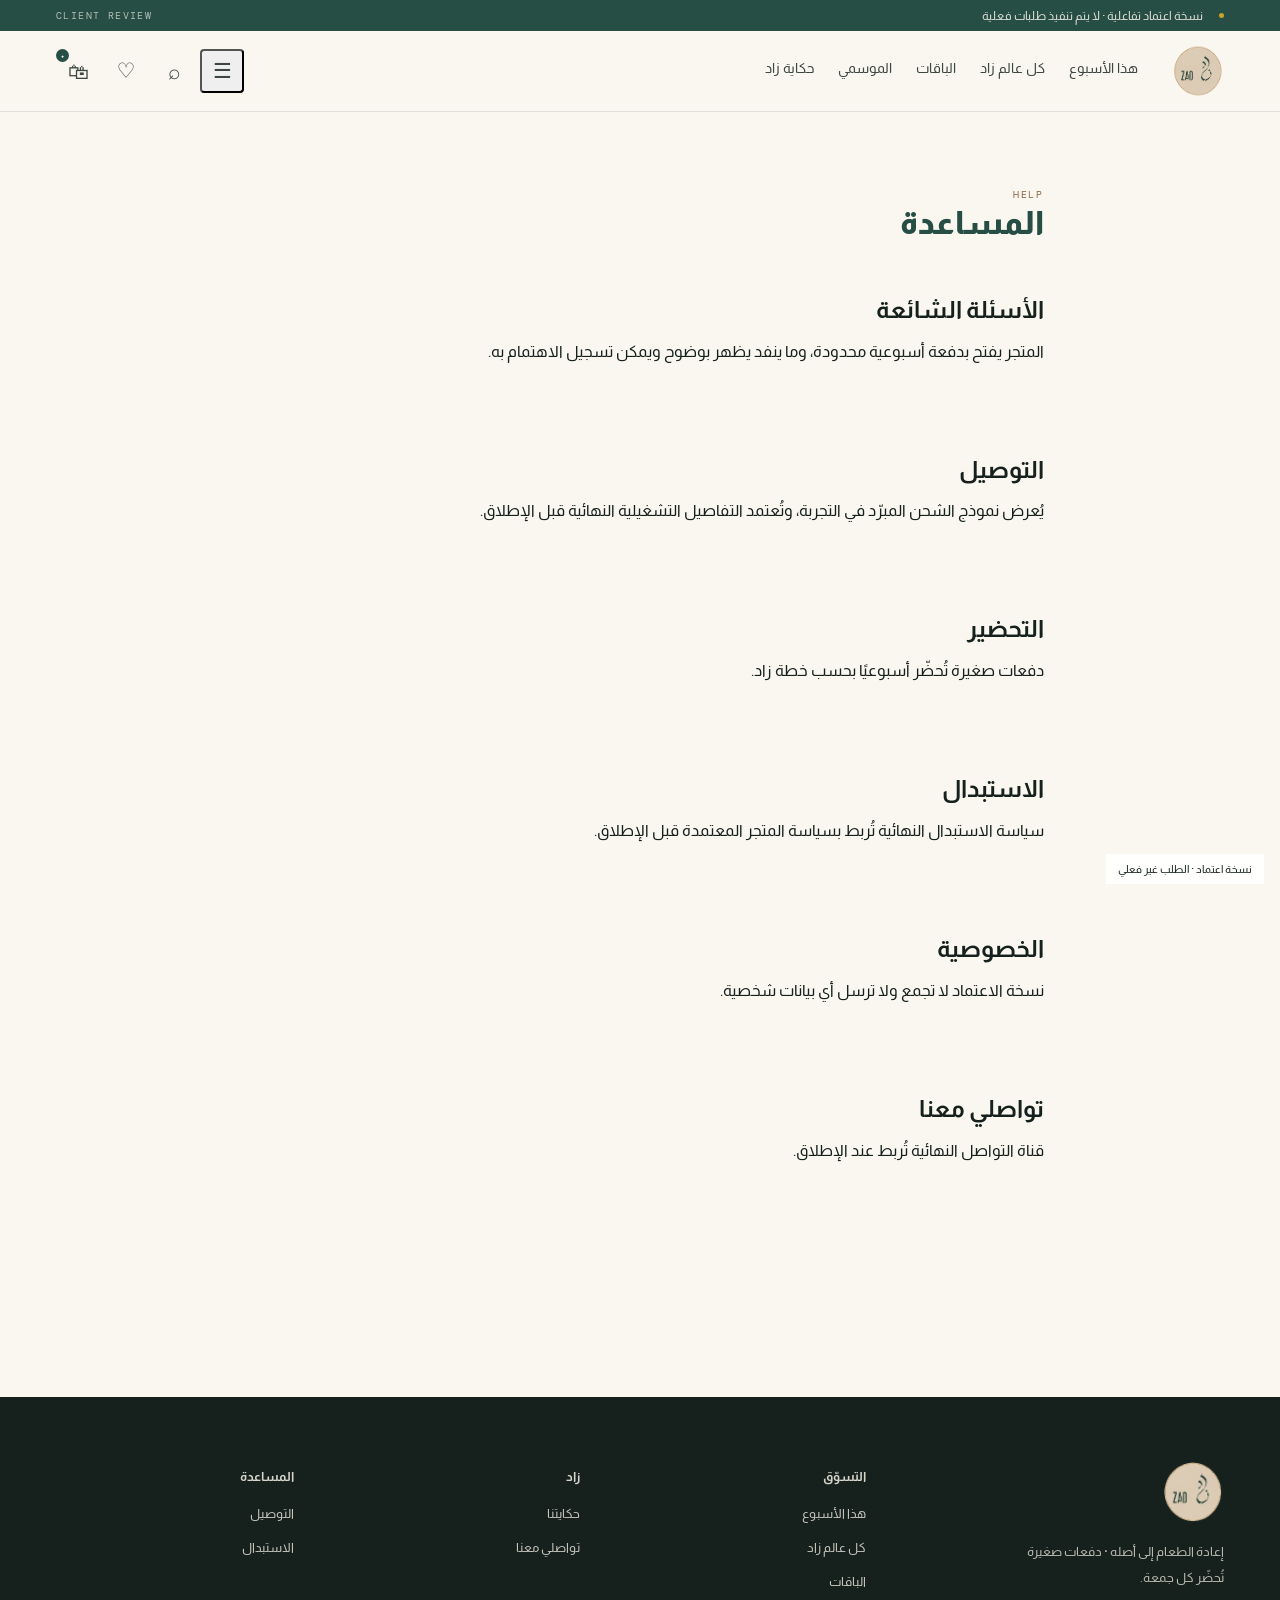
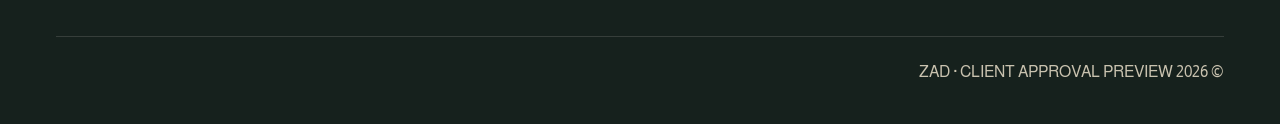
<file: help.html>
<!doctype html><html lang="ar" dir="rtl"><head><meta charset="utf-8"><meta name="viewport" content="width=device-width,initial-scale=1"><meta name="robots" content="noindex,nofollow,noarchive"><title>المساعدة — زاد</title><link rel="preconnect" href="https://fonts.googleapis.com"><link href="https://fonts.googleapis.com/css2?family=Almarai:wght@300;400;700;800&family=DM+Mono:wght@300;400;500&display=swap" rel="stylesheet"><link rel="stylesheet" href="assets/zad.css"><link rel="stylesheet" href="assets/e2e.css"></head><body class="e2e-page"><div class="announce"><span class="announce__dot"></span><span>نسخة اعتماد تفاعلية · لا يتم تنفيذ طلبات فعلية</span><span class="announce__regions">CLIENT REVIEW</span></div>
<header class="hdr"><div class="hdr__in"><a class="hdr__logo" href="index.html"><img src="_source/photos/brand02.png" alt="زاد"></a><nav class="hdr__nav" aria-label="التنقل الرئيسي"><a href="index.html#week">هذا الأسبوع</a><a href="world.html">كل عالم زاد</a><a href="index.html#bundles">الباقات</a><a href="index.html#season">الموسمي</a><a href="story.html">حكاية زاد</a></nav><div class="hdr__actions"><a class="hdr__act" href="search.html" aria-label="البحث">⌕</a><a class="hdr__act" href="favorites.html" aria-label="المفضلة">♡</a><a class="hdr__act" href="cart.html" aria-label="السلة">🛍<span class="hdr__badge" data-cart-badge>٠</span></a></div></div></header><main id="main"><section class="wrap e2e-narrow e2e-help"><span class="eyebrow">HELP</span><h1 class="h2">المساعدة</h1><article id="faq"><h2>الأسئلة الشائعة</h2><p>المتجر يفتح بدفعة أسبوعية محدودة، وما ينفد يظهر بوضوح ويمكن تسجيل الاهتمام به.</p></article><article id="delivery"><h2>التوصيل</h2><p>يُعرض نموذج الشحن المبرّد في التجربة، وتُعتمد التفاصيل التشغيلية النهائية قبل الإطلاق.</p></article><article id="prep"><h2>التحضير</h2><p>دفعات صغيرة تُحضّر أسبوعيًا بحسب خطة زاد.</p></article><article id="returns"><h2>الاستبدال</h2><p>سياسة الاستبدال النهائية تُربط بسياسة المتجر المعتمدة قبل الإطلاق.</p></article><article id="privacy"><h2>الخصوصية</h2><p>نسخة الاعتماد لا تجمع ولا ترسل أي بيانات شخصية.</p></article><article id="contact"><h2>تواصلي معنا</h2><p>قناة التواصل النهائية تُربط عند الإطلاق.</p></article></section></main><footer class="ftr"><div class="ftr__in"><div class="ftr__top"><div class="ftr__brand"><img src="_source/photos/brand02.png" alt="زاد"><span class="ftr__blurb">إعادة الطعام إلى أصله · دفعات صغيرة تُحضّر كل جمعة.</span></div><div class="ftr__cols"><div class="ftr__col"><span class="ftr__h">التسوّق</span><a href="index.html#week">هذا الأسبوع</a><a href="world.html">كل عالم زاد</a><a href="index.html#bundles">الباقات</a></div><div class="ftr__col"><span class="ftr__h">زاد</span><a href="story.html">حكايتنا</a><a href="help.html#contact">تواصلي معنا</a></div><div class="ftr__col"><span class="ftr__h">المساعدة</span><a href="help.html#delivery">التوصيل</a><a href="help.html#returns">الاستبدال</a></div></div></div><div class="ftr__bot"><span>© 2026 ZAD · CLIENT APPROVAL PREVIEW</span></div></div></footer><script src="assets/e2e.js"></script></body></html>
</file>
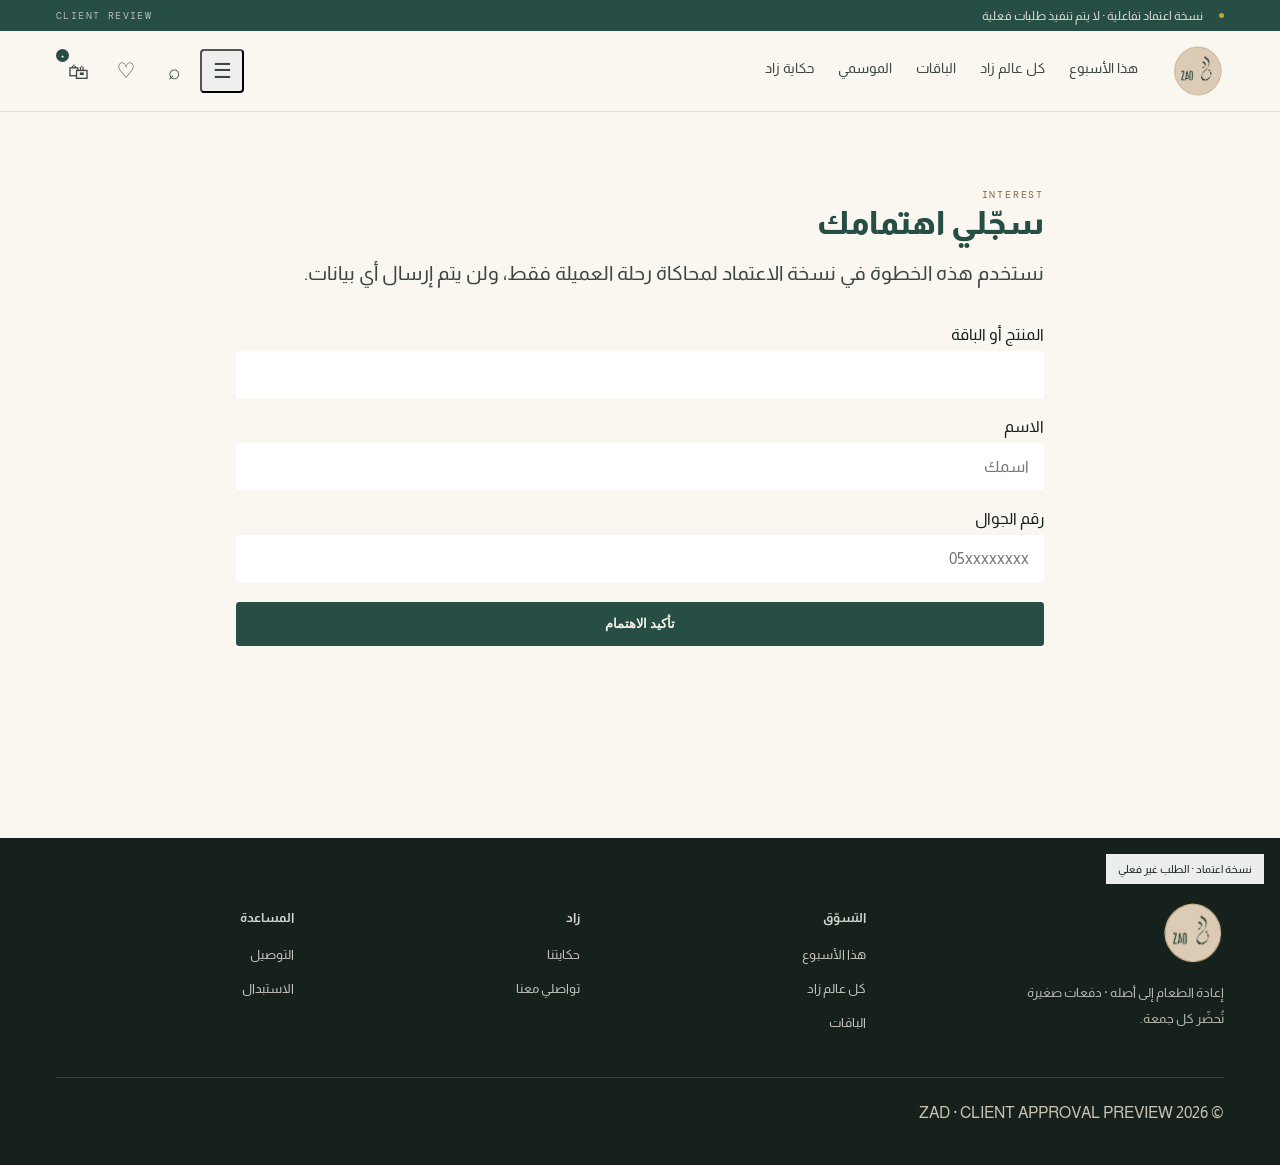
<file: interest.html>
<!doctype html><html lang="ar" dir="rtl"><head><meta charset="utf-8"><meta name="viewport" content="width=device-width,initial-scale=1"><meta name="robots" content="noindex,nofollow,noarchive"><title>تسجيل الاهتمام — زاد</title><link rel="preconnect" href="https://fonts.googleapis.com"><link href="https://fonts.googleapis.com/css2?family=Almarai:wght@300;400;700;800&family=DM+Mono:wght@300;400;500&display=swap" rel="stylesheet"><link rel="stylesheet" href="assets/zad.css"><link rel="stylesheet" href="assets/e2e.css"></head><body class="e2e-page"><div class="announce"><span class="announce__dot"></span><span>نسخة اعتماد تفاعلية · لا يتم تنفيذ طلبات فعلية</span><span class="announce__regions">CLIENT REVIEW</span></div>
<header class="hdr"><div class="hdr__in"><a class="hdr__logo" href="index.html"><img src="_source/photos/brand02.png" alt="زاد"></a><nav class="hdr__nav" aria-label="التنقل الرئيسي"><a href="index.html#week">هذا الأسبوع</a><a href="world.html">كل عالم زاد</a><a href="index.html#bundles">الباقات</a><a href="index.html#season">الموسمي</a><a href="story.html">حكاية زاد</a></nav><div class="hdr__actions"><a class="hdr__act" href="search.html" aria-label="البحث">⌕</a><a class="hdr__act" href="favorites.html" aria-label="المفضلة">♡</a><a class="hdr__act" href="cart.html" aria-label="السلة">🛍<span class="hdr__badge" data-cart-badge>٠</span></a></div></div></header><main id="main"><section class="wrap e2e-narrow"><span class="eyebrow">INTEREST</span><h1 class="h2">سجّلي اهتمامك</h1><p class="pagehead__sub">نستخدم هذه الخطوة في نسخة الاعتماد لمحاكاة رحلة العميلة فقط، ولن يتم إرسال أي بيانات.</p><form class="e2e-form" data-interest-form><label>المنتج أو الباقة<input name="item" readonly></label><label>الاسم<input name="name" placeholder="اسمك"></label><label>رقم الجوال<input name="phone" inputmode="tel" placeholder="05xxxxxxxx"></label><button class="btn btn--primary" type="submit">تأكيد الاهتمام</button></form><div class="e2e-success" hidden>تمت محاكاة تسجيل الاهتمام بنجاح. لا توجد بيانات أُرسلت فعليًا.</div></section></main><footer class="ftr"><div class="ftr__in"><div class="ftr__top"><div class="ftr__brand"><img src="_source/photos/brand02.png" alt="زاد"><span class="ftr__blurb">إعادة الطعام إلى أصله · دفعات صغيرة تُحضّر كل جمعة.</span></div><div class="ftr__cols"><div class="ftr__col"><span class="ftr__h">التسوّق</span><a href="index.html#week">هذا الأسبوع</a><a href="world.html">كل عالم زاد</a><a href="index.html#bundles">الباقات</a></div><div class="ftr__col"><span class="ftr__h">زاد</span><a href="story.html">حكايتنا</a><a href="help.html#contact">تواصلي معنا</a></div><div class="ftr__col"><span class="ftr__h">المساعدة</span><a href="help.html#delivery">التوصيل</a><a href="help.html#returns">الاستبدال</a></div></div></div><div class="ftr__bot"><span>© 2026 ZAD · CLIENT APPROVAL PREVIEW</span></div></div></footer><script src="assets/e2e.js"></script></body></html>
</file>
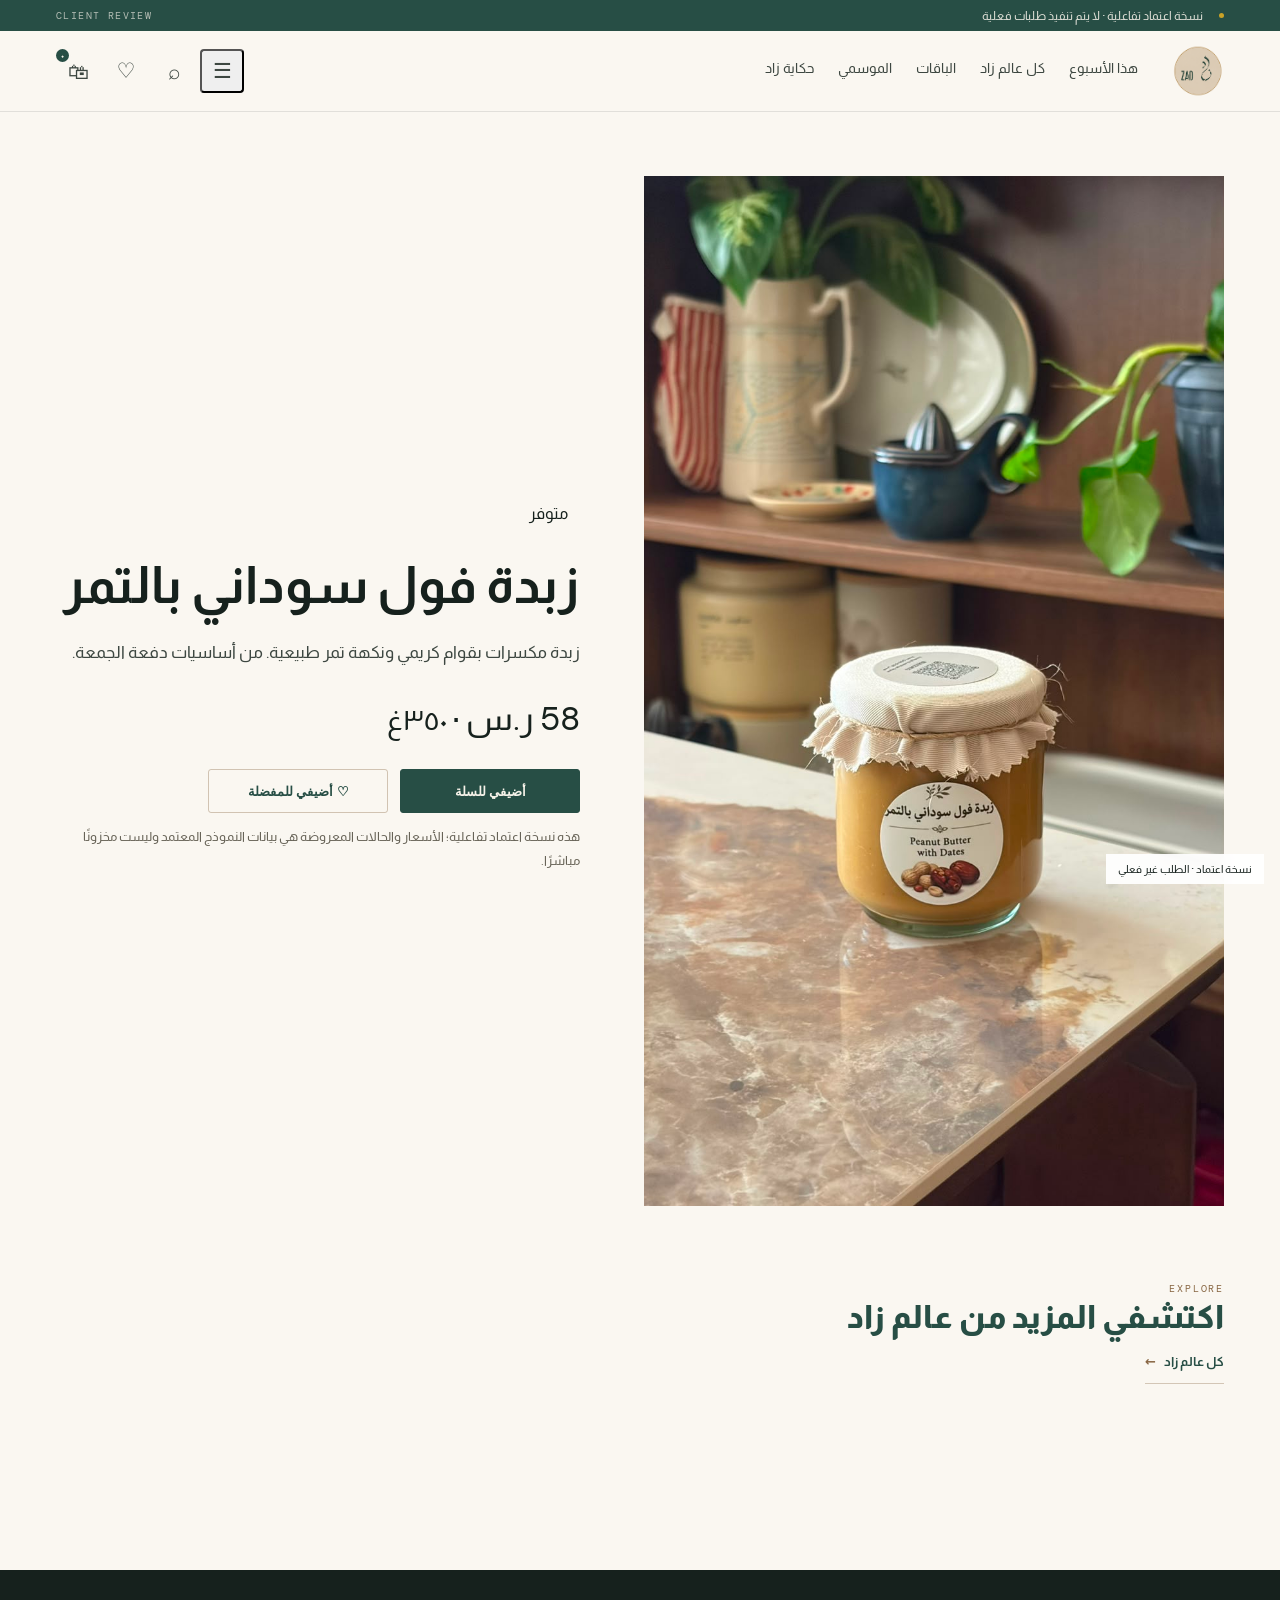
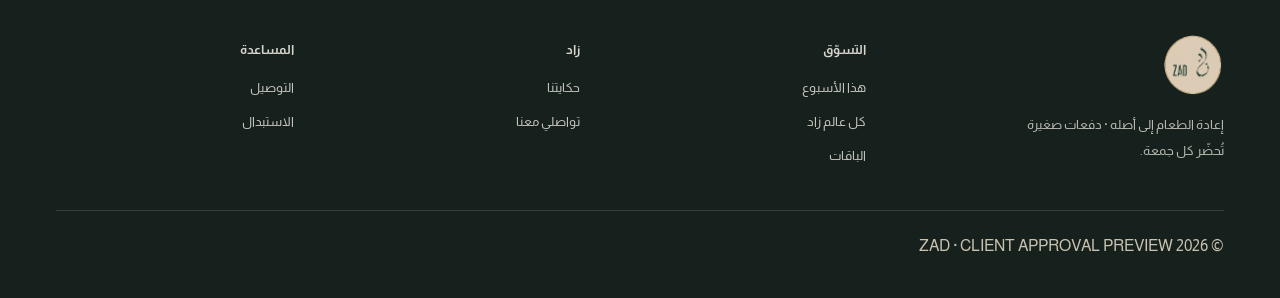
<file: product.html>
<!doctype html><html lang="ar" dir="rtl"><head><meta charset="utf-8"><meta name="viewport" content="width=device-width,initial-scale=1"><meta name="robots" content="noindex,nofollow,noarchive"><title>تفاصيل المنتج — زاد</title><link rel="preconnect" href="https://fonts.googleapis.com"><link href="https://fonts.googleapis.com/css2?family=Almarai:wght@300;400;700;800&family=DM+Mono:wght@300;400;500&display=swap" rel="stylesheet"><link rel="stylesheet" href="assets/zad.css"><link rel="stylesheet" href="assets/e2e.css"></head><body class="e2e-page"><div class="announce"><span class="announce__dot"></span><span>نسخة اعتماد تفاعلية · لا يتم تنفيذ طلبات فعلية</span><span class="announce__regions">CLIENT REVIEW</span></div>
<header class="hdr"><div class="hdr__in"><a class="hdr__logo" href="index.html"><img src="_source/photos/brand02.png" alt="زاد"></a><nav class="hdr__nav" aria-label="التنقل الرئيسي"><a href="index.html#week">هذا الأسبوع</a><a href="world.html">كل عالم زاد</a><a href="index.html#bundles">الباقات</a><a href="index.html#season">الموسمي</a><a href="story.html">حكاية زاد</a></nav><div class="hdr__actions"><a class="hdr__act" href="search.html" aria-label="البحث">⌕</a><a class="hdr__act" href="favorites.html" aria-label="المفضلة">♡</a><a class="hdr__act" href="cart.html" aria-label="السلة">🛍<span class="hdr__badge" data-cart-badge>٠</span></a></div></div></header><main id="main"><section class="wrap e2e-product" data-product-root><div class="e2e-loading">جارٍ تحميل المنتج…</div></section><section class="wrap e2e-related"><span class="eyebrow">EXPLORE</span><h2 class="h2">اكتشفي المزيد من عالم زاد</h2><a class="arrowlink" href="world.html">كل عالم زاد <i>←</i></a></section></main><footer class="ftr"><div class="ftr__in"><div class="ftr__top"><div class="ftr__brand"><img src="_source/photos/brand02.png" alt="زاد"><span class="ftr__blurb">إعادة الطعام إلى أصله · دفعات صغيرة تُحضّر كل جمعة.</span></div><div class="ftr__cols"><div class="ftr__col"><span class="ftr__h">التسوّق</span><a href="index.html#week">هذا الأسبوع</a><a href="world.html">كل عالم زاد</a><a href="index.html#bundles">الباقات</a></div><div class="ftr__col"><span class="ftr__h">زاد</span><a href="story.html">حكايتنا</a><a href="help.html#contact">تواصلي معنا</a></div><div class="ftr__col"><span class="ftr__h">المساعدة</span><a href="help.html#delivery">التوصيل</a><a href="help.html#returns">الاستبدال</a></div></div></div><div class="ftr__bot"><span>© 2026 ZAD · CLIENT APPROVAL PREVIEW</span></div></div></footer><script src="assets/e2e.js"></script></body></html>
</file>
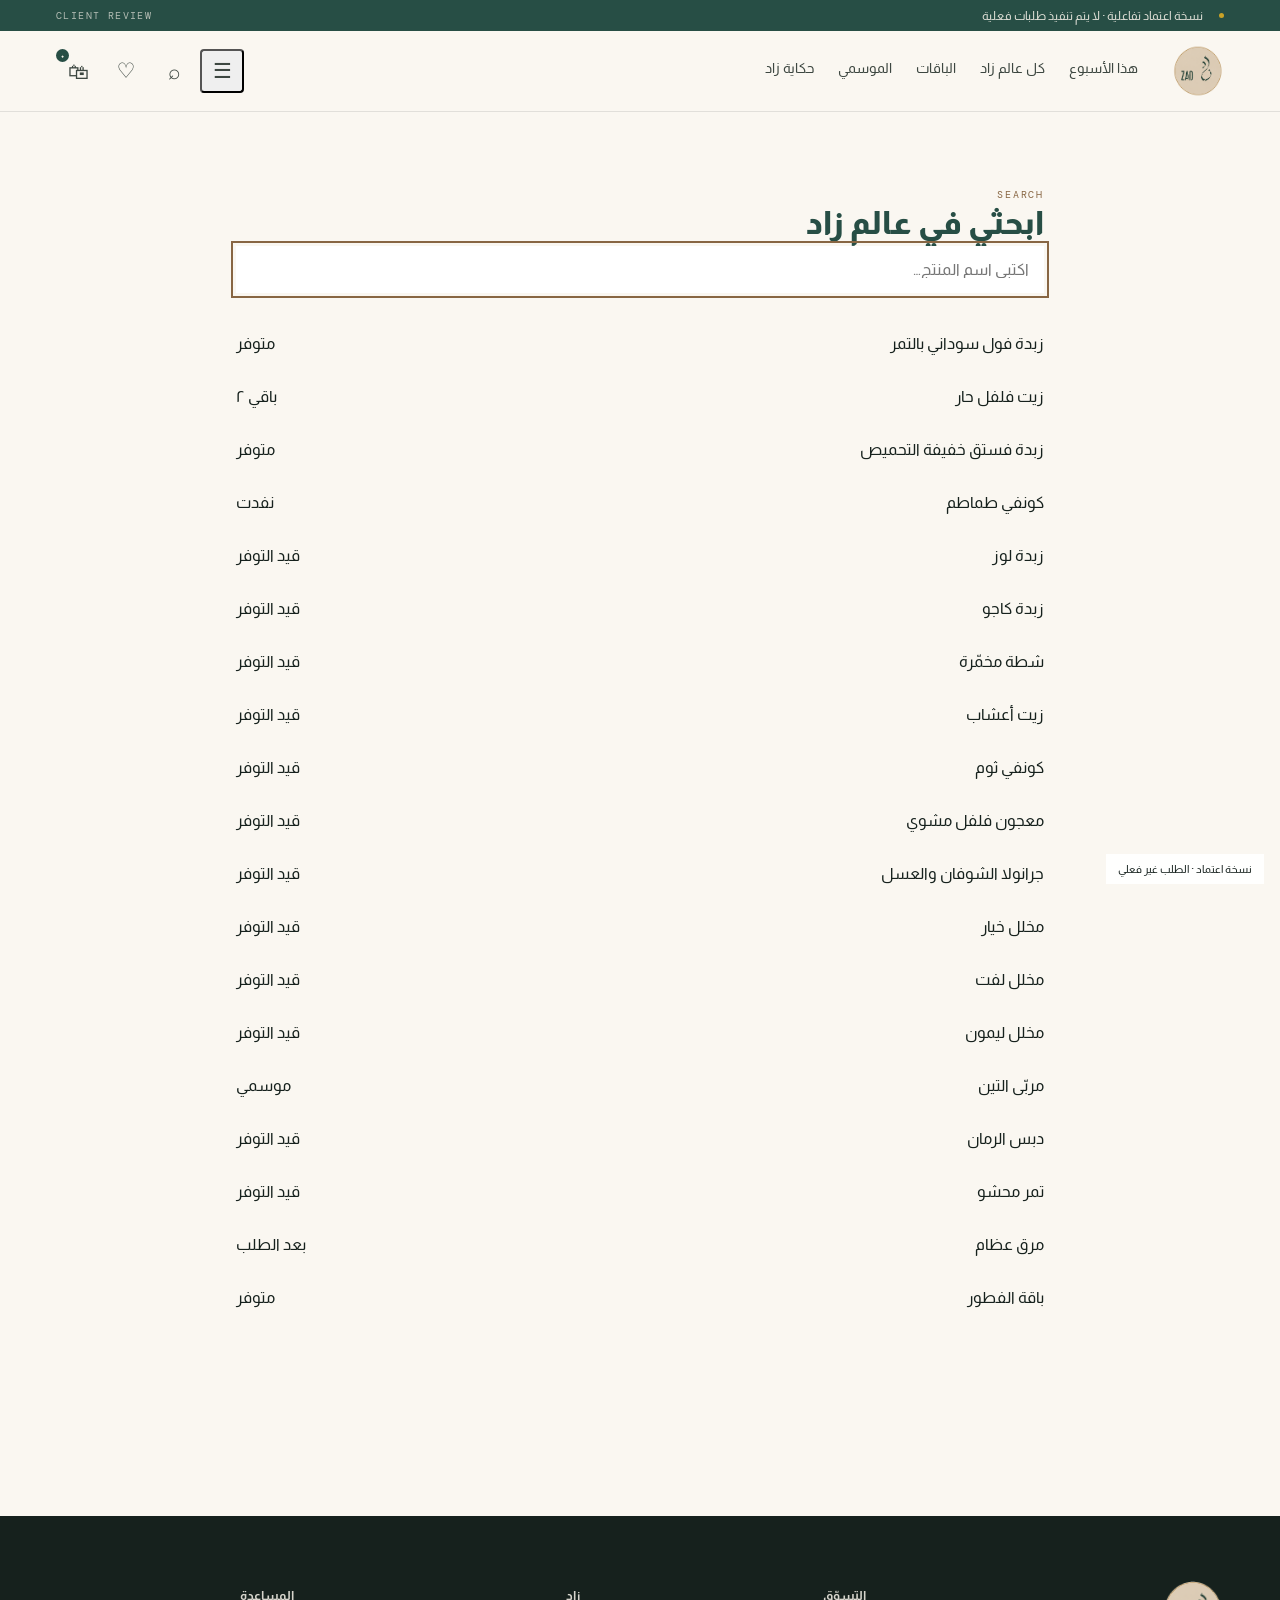
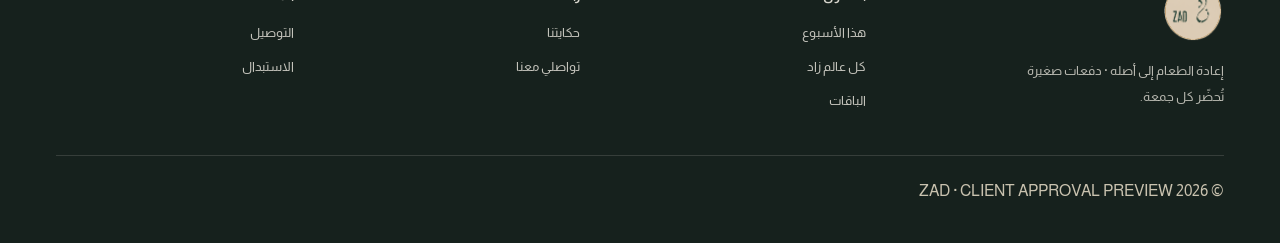
<file: search.html>
<!doctype html><html lang="ar" dir="rtl"><head><meta charset="utf-8"><meta name="viewport" content="width=device-width,initial-scale=1"><meta name="robots" content="noindex,nofollow,noarchive"><title>البحث — زاد</title><link rel="preconnect" href="https://fonts.googleapis.com"><link href="https://fonts.googleapis.com/css2?family=Almarai:wght@300;400;700;800&family=DM+Mono:wght@300;400;500&display=swap" rel="stylesheet"><link rel="stylesheet" href="assets/zad.css"><link rel="stylesheet" href="assets/e2e.css"></head><body class="e2e-page"><div class="announce"><span class="announce__dot"></span><span>نسخة اعتماد تفاعلية · لا يتم تنفيذ طلبات فعلية</span><span class="announce__regions">CLIENT REVIEW</span></div>
<header class="hdr"><div class="hdr__in"><a class="hdr__logo" href="index.html"><img src="_source/photos/brand02.png" alt="زاد"></a><nav class="hdr__nav" aria-label="التنقل الرئيسي"><a href="index.html#week">هذا الأسبوع</a><a href="world.html">كل عالم زاد</a><a href="index.html#bundles">الباقات</a><a href="index.html#season">الموسمي</a><a href="story.html">حكاية زاد</a></nav><div class="hdr__actions"><a class="hdr__act" href="search.html" aria-label="البحث">⌕</a><a class="hdr__act" href="favorites.html" aria-label="المفضلة">♡</a><a class="hdr__act" href="cart.html" aria-label="السلة">🛍<span class="hdr__badge" data-cart-badge>٠</span></a></div></div></header><main id="main"><section class="wrap e2e-narrow"><span class="eyebrow">SEARCH</span><h1 class="h2">ابحثي في عالم زاد</h1><label class="e2e-search"><input data-search-input placeholder="اكتبي اسم المنتج…" autofocus></label><div class="e2e-search-results" data-search-results></div></section></main><footer class="ftr"><div class="ftr__in"><div class="ftr__top"><div class="ftr__brand"><img src="_source/photos/brand02.png" alt="زاد"><span class="ftr__blurb">إعادة الطعام إلى أصله · دفعات صغيرة تُحضّر كل جمعة.</span></div><div class="ftr__cols"><div class="ftr__col"><span class="ftr__h">التسوّق</span><a href="index.html#week">هذا الأسبوع</a><a href="world.html">كل عالم زاد</a><a href="index.html#bundles">الباقات</a></div><div class="ftr__col"><span class="ftr__h">زاد</span><a href="story.html">حكايتنا</a><a href="help.html#contact">تواصلي معنا</a></div><div class="ftr__col"><span class="ftr__h">المساعدة</span><a href="help.html#delivery">التوصيل</a><a href="help.html#returns">الاستبدال</a></div></div></div><div class="ftr__bot"><span>© 2026 ZAD · CLIENT APPROVAL PREVIEW</span></div></div></footer><script src="assets/e2e.js"></script></body></html>
</file>
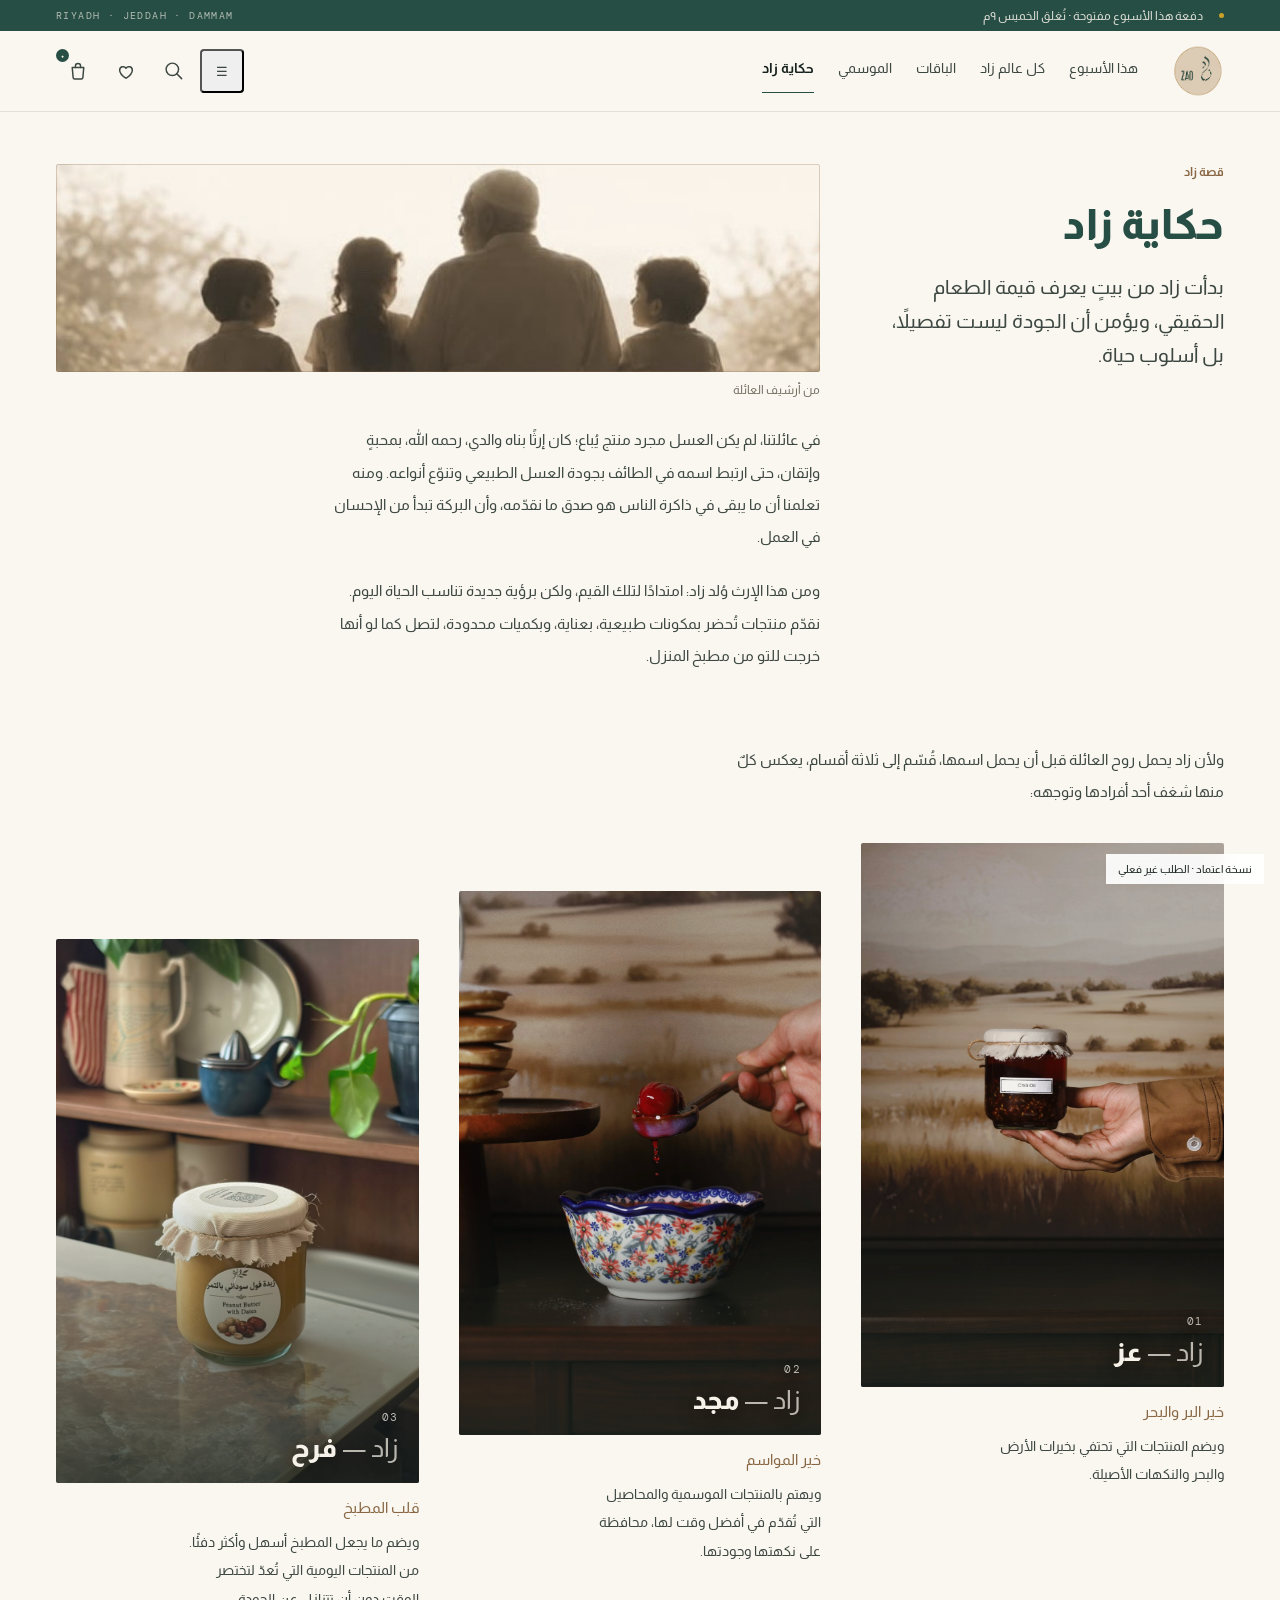
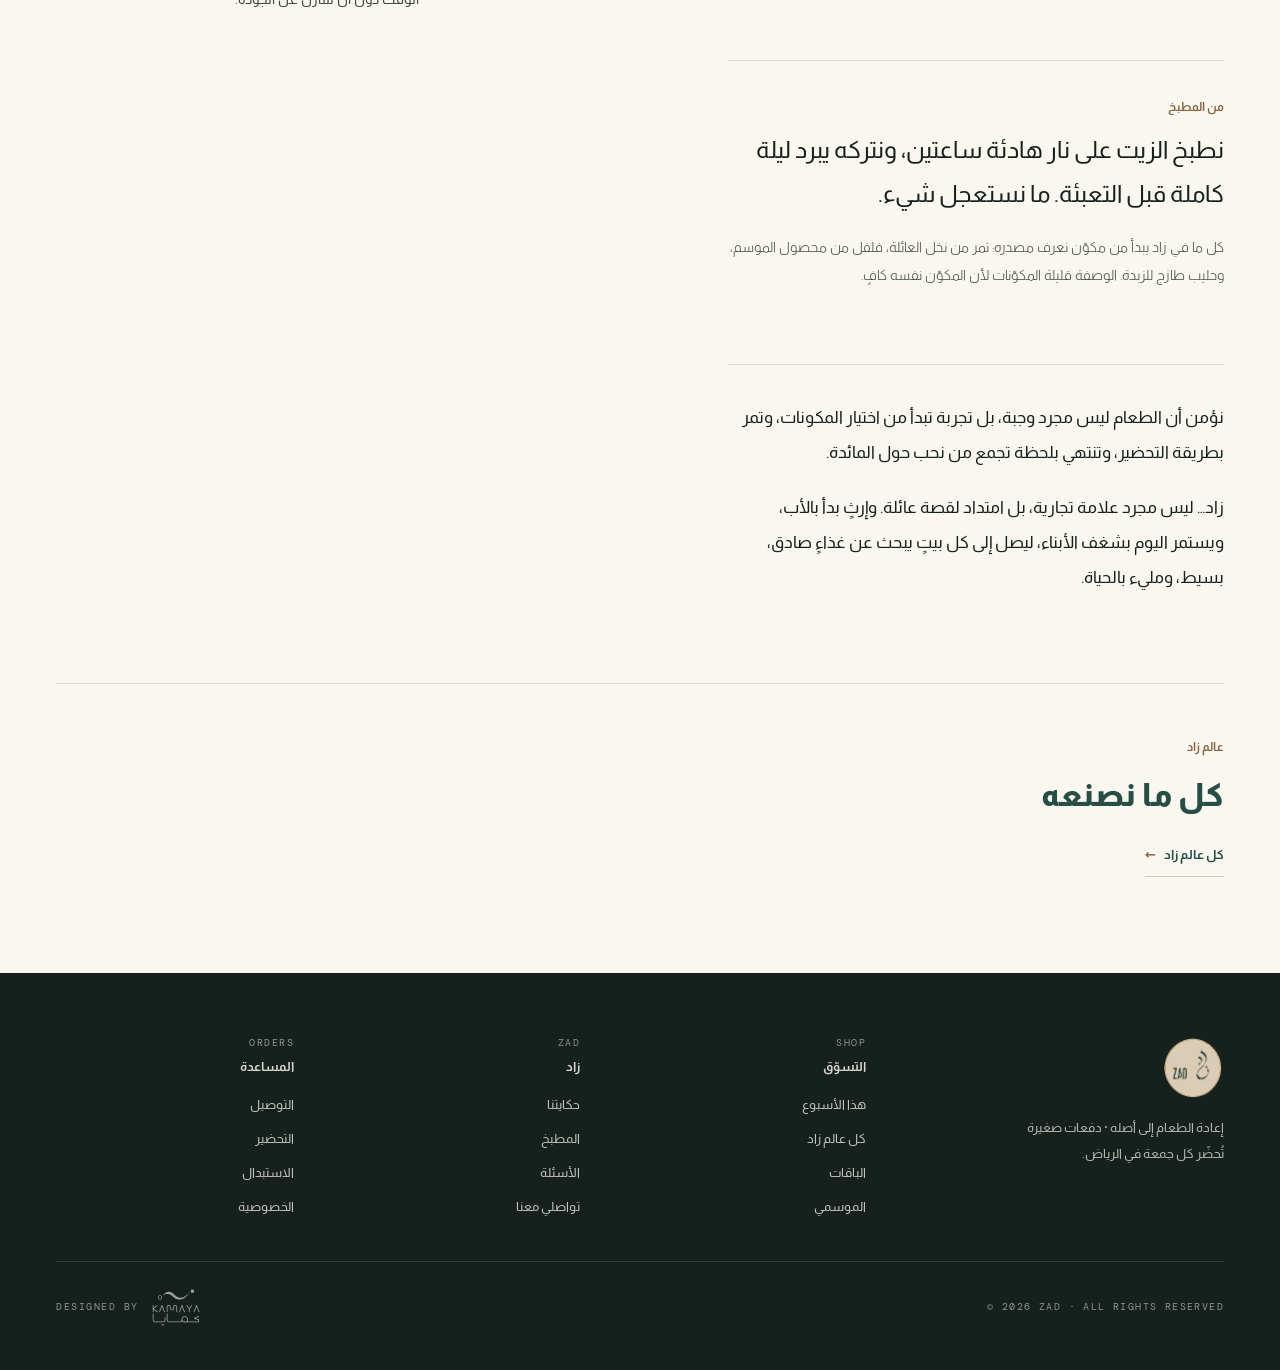
<file: story.html>
<!DOCTYPE html>
<html dir="rtl" lang="ar">
<head>
  <meta name="robots" content="noindex, nofollow, noarchive">

<meta charset="utf-8">
<meta name="viewport" content="width=device-width, initial-scale=1">
<title>حكاية زاد — زاد</title>
<link rel="preconnect" href="https://fonts.googleapis.com">
<link rel="preconnect" href="https://fonts.gstatic.com" crossorigin>
<link href="https://fonts.googleapis.com/css2?family=Almarai:wght@300;400;700;800&family=DM+Mono:wght@300;400;500&display=swap" rel="stylesheet">
<link rel="stylesheet" href="assets/zad.css">

<!--
  ZAD — DEEPER STORY DESTINATION: حكاية زاد
  Tier-2 Internal / Founder Review Artifact (D2c). Not client-facing.
  Not a Salla/Twilight implementation. Not a Design System update.
  Revision 9 — Founder grid/rhythm refinement. Records no approval.

  ── REVISION 9 ───────────────────────────────────────────────────────────────
  This page gains the three CHAPTER ANCHORS the Homepage's clickable branch
  panels deep-link into: id="ch-ezz", id="ch-majd", id="ch-farah" on the three
  <article> panels. article[id] inherits scroll-margin-top:var(--anchor-offset)
  from zad.css §1c, so a landing clears the sticky header by the same measured
  value the pinned rails use. The panels stay <article> and NOT <a> — this page
  IS the destination, and linking a panel to itself is a dead affordance.
  The branch name now sits on the photograph here too, so the shared component
  does not drift between the two pages; the cap carries no descriptor here
  because the Founder's verbatim epithet and full body sit directly beneath.
  This page also RECEIVES the `من المطبخ` block relocated off index.html, word
  for word, under the Founder's explicit authorization.

  ── APPROVAL STATUS ──────────────────────────────────────────────────────────
  NOT FOUNDER-REVIEWED. Founder Review of this correction has not happened.

  ── REVISION 8 ───────────────────────────────────────────────────────────────
  FIX 1  Branch 03 فرح RE-MAPPED from pancakes-candle.jpeg to
         peanut-butter-counter.jpeg, and the branch group inset from the left
         (zad.css §15b). Both changes are driven by a repetition defect measured
         on index.html; they are applied here too because the branch component is
         shared through assets/zad.css and the two pages must not drift.
  FIX 2  The archive photograph's hairline moved from `border` to an inset
         outline (zad.css §15a), so a 1px border can no longer eat the content
         box and produce a ~1.5% vertical stretch on a photograph of people.
  The composition itself PASSED and is otherwise untouched: 0/48/96 stagger,
  anti-card discipline, shared sepia, two-tier name, mobile stack, RTL order.

  ── ROLE OF THIS PAGE ────────────────────────────────────────────────────────
  The family story lives as a PILLAR SECTION on the Homepage (index.html#story).
  This page is retained as the DEEPER / FULL story destination reached from that
  section's CTA, and carries the complete verbatim text including the closing
  paragraphs the Homepage excerpt does not. Its H1 stays exactly `حكاية زاد`.

  ── NAV / LINK ROUTING, made legible ─────────────────────────────────────────
    primary nav حكاية زاد -> index.html#story   (the pillar section)
    footer حكايتنا / المطبخ -> story.html        (purpose is the full story)
  This page keeps data-page="story", so story shows ACTIVE while this is the
  dedicated page, with no script involved. The Homepage shows ZERO active nav
  items AT ITS ROOT — that Founder decision is preserved exactly — and shows
  exactly ONE active item once it has arrived at a real destination (#week /
  #season / #bundles / #story), set by the small nav script at the end of
  index.html through aria-current. Same single treatment either way; see
  zad.css §2b.

  ── TEXT PROVENANCE — VERBATIM, DO NOT EDIT ──────────────────────────────────
  Every Arabic sentence here is transcribed verbatim from the Founder-supplied
  story. Nothing invented, genericised, compressed or added. The em-dash form
  `زاد — عز` is the Founder's specified form.
  Authored (structural, not claims): the ordinals 01/02/03; the caption
  `من أرشيف العائلة` (CD signed off); the archive alt text (applied, awaiting
  Founder sign-off); and the three branch image alt texts.

  ── BRANCH IMAGERY — genuine ZAD photography only, nothing fabricated ────────
    01 عز   hand-chili-oil.jpeg         1066x1600
    02 مجد  compote-spoon.jpeg          1066x1600
    03 فرح  peanut-butter-counter.jpeg  1066x1600  (re-mapped this revision)
  PARTIAL SEMANTIC FIT, recorded not hidden: عز is خير البر والبحر — land AND
  sea. The chili-oil frame carries the land only. NO sea imagery exists anywhere
  in the ZAD asset set, and none was generated. Ruled ship-it with this note;
  recorded as a client content gap in the same register as card w3.
  peanut-butter-shelf.jpeg is BANNED as branch imagery: it is the factually wrong
  pistachio photograph.
-->
  <link rel="stylesheet" href="assets/e2e.css">
</head>

<body data-page="story">
<a class="skip" href="#main">تخطَّ إلى المحتوى</a>

<!-- ── Announcement bar ─────────────────────────────────────────── -->
<div class="announce" data-salla-setting="batch_open">
  <span class="announce__dot"></span>
  <span data-salla-setting="announcement_text">دفعة هذا الأسبوع مفتوحة · تُغلق الخميس ٩م</span>
  <span class="announce__regions" data-salla-setting="announcement_regions">RIYADH · JEDDAH · DAMMAM</span>
</div>

<!-- ── Header (shared markup) ───────────────────────────────────── -->
<header class="hdr">
  <div class="hdr__in">
    <a class="hdr__logo" href="index.html" aria-label="زاد — الرئيسية">
      <img src="_source/photos/brand02.png" alt="زاد">
    </a>

    <nav class="hdr__nav" aria-label="التنقل الرئيسي">
      <a data-nav="week"    href="index.html#week">هذا الأسبوع</a>
      <a data-nav="world"   href="world.html">كل عالم زاد</a>
      <a data-nav="bundles" href="index.html#bundles">الباقات</a>
      <a data-nav="season"  href="index.html#season">الموسمي</a>
      <a data-nav="story"   href="index.html#story" aria-current="true">حكاية زاد</a>
    </nav>

    <div class="hdr__actions">
      <a class="hdr__act" href="search.html" aria-label="البحث">
        <svg class="ico" viewBox="0 0 24 24" aria-hidden="true">
          <circle cx="10.2" cy="10.2" r="6.8"/><path d="M15.05 15.05 20.3 20.3"/>
        </svg>
      </a>
      <a class="hdr__act" href="favorites.html" aria-label="المفضلة">
        <svg class="ico" viewBox="0 0 24 24" aria-hidden="true">
          <path d="M12 19.9c-1.1-.75-6.9-4.35-6.9-8.85a3.75 3.75 0 0 1 6.9-2.05 3.75 3.75 0 0 1 6.9 2.05c0 4.5-5.8 8.1-6.9 8.85Z"/>
        </svg>
      </a>
      <a class="hdr__act" href="cart.html" aria-label="السلة">
        <svg class="ico" viewBox="0 0 24 24" aria-hidden="true">
          <path d="M5.7 8.1h12.6l-1 11.15a1.6 1.6 0 0 1-1.6 1.45H8.3a1.6 1.6 0 0 1-1.6-1.45Z"/>
          <path d="M9.2 8.1V6.55a2.8 2.8 0 0 1 5.6 0V8.1"/>
        </svg>
        <span class="hdr__badge" data-cart-badge aria-hidden="true">٠</span>
      </a>
    </div>
  </div>
</header>

<main id="main">
<!-- ══ PAGE HEAD + ORIGIN — ONE SHARED EDITORIAL SPLIT ═════════════════════════
     Revision 9.1 · D5. Records no approval.

     WHAT WAS WRONG, measured on the rendered pixels: the H1, the standfirst, the
     archive photograph and the body copy hung off the right edge at four
     unrelated left positions, with the progression disordered — narrow (H1),
     widest (standfirst, which had no measure at all and spanned the full 1328),
     wide (photo, floating at 1384-931=453), medium (body, 62ch at 869). The left
     third of the page was empty for ~1000px. That matters more now that the
     Founder's correction moved real weight onto this page, and it was visibly
     weaker than index.html#story's own composition.

     THE FIX IS AN IMPORT, NOT AN INVENTION. This is the exact composition
     index.html#story already uses and that revision 9 already proved on this
     same stylesheet: a rail against the right edge carrying eyebrow -> H1 ->
     standfirst, and the shared media column carrying the archive band anchored
     at the content edge with the body copy at the body measure on the photo's
     own leading edge. No new device, no new class, no new type size.

     WHY .split RATHER THAN ALIGNING THE THREE BLOCKS WHERE THEY STAND — the CD
     asked for the judgement, so it is recorded. Aligning them in place would
     have meant authoring three separate offset rules that each re-derive, by
     hand, edges the shared grid already computes: exactly the per-block
     sub-width drift that revision 9 Part 3 existed to remove. .split gives the
     924 media band, the x=56 anchor and the photo-aligned body measure as one
     relationship rather than three coincidences, and it guarantees the two pages
     cannot drift apart later. THREE SECTIONS BECOME ONE, which is the real
     change: the page head, the archival band and the origin prose were three
     sibling .wrap sections with no relationship expressed between them.

     THE RAIL IS .rail--static. Same reasoning as index.html#story, recorded in
     zad.css §15a: pinning is a deliberate accent on this site, not the default,
     and pinning a page's own H1 would make it the default. It is a judgement
     about intent, not a lack of travel.

     PRESERVED EXACTLY — every word, every attribute, every asset:
       story_eyebrow · story_title (H1 stays EXACTLY حكاية زاد, matching the nav
       label) · story_lede · story_image_family + its alt and caption ·
       story_body_legacy · story_body_continuation. The archive photograph keeps
       §15a's inset OUTLINE (never a border) and its --archive-max 931px
       never-upscale ceiling: at 1440 the media column computes to 924, which is
       0.75% BELOW native, so the intrinsic ratio still governs and the
       photograph is still never upscaled. That fix MUST survive; do not
       reintroduce a border here.
     ═══════════════════════════════════════════════════════════════════════ -->
<section class="wrap pagehead">
  <div class="split">

    <!-- RAIL — eyebrow, the page's own H1, and the standfirst, as one block
         against the right edge. .rail--static: this page's head deliberately
         does not pin. -->
    <div class="rail rail--static">
      <span class="eyebrow eyebrow--ar" data-salla-setting="story_eyebrow">قصة زاد</span>
      <h1 class="pagehead__h1" data-salla-setting="story_title">حكاية زاد</h1>
      <p class="pagehead__sub" data-salla-setting="story_lede">بدأت زاد من بيتٍ يعرف قيمة الطعام الحقيقي، ويؤمن أن الجودة ليست تفصيلاً، بل أسلوب حياة.</p>
    </div>

    <!-- MEDIA — the real archive photograph on the 924 band anchored at the
         content edge, then the origin prose at the body measure aligned to the
         photograph's leading edge. Hairline is an inset OUTLINE, never a
         border: zad.css §15a. -->
    <div class="story__media">

      <div class="storyband">
        <figure>
          <img src="assets/story-family.jpg"
               alt="جدّ وثلاثة أطفال من أرشيف عائلة زاد"
               data-salla-setting="story_image_family">
          <figcaption data-salla-setting="story_image_caption">من أرشيف العائلة</figcaption>
        </figure>
      </div>

      <div class="storytext">
        <p data-salla-setting="story_body_legacy">في عائلتنا، لم يكن العسل مجرد منتج يُباع؛ كان إرثًا بناه والدي، رحمه الله، بمحبةٍ وإتقان، حتى ارتبط اسمه في الطائف بجودة العسل الطبيعي وتنوّع أنواعه. ومنه تعلمنا أن ما يبقى في ذاكرة الناس هو صدق ما نقدّمه، وأن البركة تبدأ من الإحسان في العمل.</p>
        <p data-salla-setting="story_body_continuation">ومن هذا الإرث وُلد زاد: امتدادًا لتلك القيم، ولكن برؤية جديدة تناسب الحياة اليوم. نقدّم منتجات تُحضر بمكونات طبيعية، بعناية، وبكميات محدودة، لتصل كما لو أنها خرجت للتو من مطبخ المنزل.</p>
      </div>

    </div>
  </div>
</section>


<!-- ══ THE THREE BRANCHES — image-led editorial panels ═════════════════════════
     Revision 9. Records no approval.

     WHAT CHANGED
     1 · EACH PANEL IS NOW AN ANCHOR TARGET. id="ch-ezz" / "ch-majd" / "ch-farah".
         These are the real destinations the three whole-panel links on
         index.html#story point at, which is what makes native browser
         back/forward work with no script involved. article[id] already picks up
         scroll-margin-top:var(--anchor-offset) from zad.css §1c, so a landing
         clears the sticky header by the same value the pinned rails use.
     2 · THE PANELS STAY <article>, NOT <a>. This page IS the destination;
         linking a panel to itself would be a dead affordance (zad.css §15b).
     3 · THE NAME NOW SITS ON THE PHOTOGRAPH, exactly as on index.html — the
         shared .branch__veil local gradient plus .branch__cap. The external
         duplicate title is removed here too, so the title lives in exactly one
         place per panel and the two pages do not drift.
     4 · THE CAP CARRIES NO .branch__desc ON THIS PAGE. On index.html the short
         descriptor is the only text a panel gets. Here the Founder's own
         verbatim epithet and the full body sit directly beneath in
         .branch__body, so a descriptor above them would be a near-duplicate of
         the epithet one line away. Same component, one honest omission.
     5 · The composition itself is untouched and still the one CD passed: no
         container, no fill, no border, no shadow, no rounded tile; 0/48/96
         stagger on desktop; stacked one at a time on mobile; RTL order.

     TEXT PROVENANCE — VERBATIM, DO NOT EDIT. Every Arabic sentence in the
     epithets and bodies below is transcribed verbatim from the Founder-supplied
     story. The em-dash form `زاد — عز` is the Founder's specified form. Authored
     (structural, not claims): the 01/02/03 ordinals and the three image alt
     texts.

     ⚠ OPEN QUESTION, raised this dispatch, NOT acted on: panel 02's alt text
     reads `ثمرة تين محفوظة` (a preserved fig). Looking at the actual photograph,
     the fruit on the spoon is a glossy deep-crimson stone fruit that reads far
     more like a plum or a cherry than a fig, and #season's own copy is about
     مربّى التين. The alt text is preserved unchanged here because it is recorded
     rev-8 provenance and correcting it is a content decision for ZAD, not a
     design fix. Flagged for ZAD to confirm what the fruit actually is.
     ═══════════════════════════════════════════════════════════════════════ -->
<section class="wrap sec--tight" id="branches" aria-label="أقسام زاد">
  <div class="storytext">
    <p class="storylead" data-salla-setting="story_branches_intro">ولأن زاد يحمل روح العائلة قبل أن يحمل اسمها، قُسّم إلى ثلاثة أقسام، يعكس كلٌ منها شغف أحد أفرادها وتوجهه:</p>
  </div>

  <div class="branches" data-salla-setting="story_branches">

    <article class="branch branch--1" id="ch-ezz">
      <figure class="branch__fig">
        <img class="branch__img" src="_source/photos/hand-chili-oil.jpeg"
             alt="يد تحمل برطمان زيت الفلفل الحار أمام أرض مفتوحة"
             data-salla-setting="branch_image">
        <span class="branch__veil" aria-hidden="true"></span>
        <span class="branch__cap">
          <span class="branch__ord mono">01</span>
          <h2 class="branch__name" data-salla-setting="branch_name"><span class="branch__brand">زاد —</span> عز</h2>
        </span>
      </figure>
      <div class="branch__body">
        <span class="branch__epithet" data-salla-setting="branch_epithet">خير البر والبحر</span>
        <p class="branch__text" data-salla-setting="branch_body">ويضم المنتجات التي تحتفي بخيرات الأرض والبحر والنكهات الأصيلة.</p>
      </div>
    </article>

    <article class="branch branch--2" id="ch-majd">
      <figure class="branch__fig">
        <img class="branch__img" src="_source/photos/compote-spoon.jpeg"
             alt="ملعقة ترفع ثمرة تين محفوظة من وعاء"
             data-salla-setting="branch_image">
        <span class="branch__veil" aria-hidden="true"></span>
        <span class="branch__cap">
          <span class="branch__ord mono">02</span>
          <h2 class="branch__name" data-salla-setting="branch_name"><span class="branch__brand">زاد —</span> مجد</h2>
        </span>
      </figure>
      <div class="branch__body">
        <span class="branch__epithet" data-salla-setting="branch_epithet">خير المواسم</span>
        <p class="branch__text" data-salla-setting="branch_body">ويهتم بالمنتجات الموسمية والمحاصيل التي تُقدّم في أفضل وقت لها، محافظة على نكهتها وجودتها.</p>
      </div>
    </article>

    <article class="branch branch--3" id="ch-farah">
      <figure class="branch__fig">
        <img class="branch__img" src="_source/photos/peanut-butter-counter.jpeg"
             alt="برطمان زبدة الفول السوداني بالتمر على رخام المطبخ، وخلفه مطبخ بيتي دافئ"
             data-salla-setting="branch_image">
        <span class="branch__veil" aria-hidden="true"></span>
        <span class="branch__cap">
          <span class="branch__ord mono">03</span>
          <h2 class="branch__name" data-salla-setting="branch_name"><span class="branch__brand">زاد —</span> فرح</h2>
        </span>
      </figure>
      <div class="branch__body">
        <span class="branch__epithet" data-salla-setting="branch_epithet">قلب المطبخ</span>
        <p class="branch__text" data-salla-setting="branch_body">ويضم ما يجعل المطبخ أسهل وأكثر دفئًا. من المنتجات اليومية التي تُعدّ لتختصر الوقت دون أن تتنازل عن الجودة.</p>
      </div>
    </article>

  </div>
</section>


<!-- ══ من المطبخ — RELOCATED FROM index.html, revision 9 ═══════════════════════
     This is the `.kitchen` block that revision 8 carried inside index.html's
     #story pillar. The Founder authorized shortening the Homepage story and
     relocating previously preserved kitchen/family paragraphs to this page, so
     the block moves here rather than being deleted. THE COPY IS UNCHANGED,
     WORD FOR WORD — recovered ZAD wording, `kitchen_eyebrow`, `kitchen_pull`
     and `kitchen_body` all preserved with their existing data-salla-setting
     names so nothing has to be re-mapped later.

     PLACEMENT REASONING: it sits AFTER the three branches and BEFORE the closing
     paragraphs, not between the origin paragraphs and the branches. The origin
     text ends on `ومن هذا الإرث وُلد زاد` and the branches lead-in opens on
     `ولأن زاد يحمل روح العائلة...` — those two are a single continuous thought
     and inserting the kitchen block between them would break it. Placed here,
     `من المطبخ` reads as how that inheritance is actually practised today, and
     hands off cleanly to `نؤمن أن الطعام ليس مجرد وجبة`.

     No new section padding class is used: .kitchen already carries its own
     margin-top:46px + padding-top:36px + top hairline (zad.css §8), which is the
     rhythm that rule was authored for. It is text-only here for the same reason
     it was text-only on index.html — its former image (hand-chili-oil.jpeg) is
     branch panel 01. The teaser survives with its image, unchanged, on
     world.html.
     ═══════════════════════════════════════════════════════════════════════ -->
<section class="wrap" aria-label="من المطبخ">
  <div class="kitchen">
    <span class="eyebrow eyebrow--ar" data-salla-setting="kitchen_eyebrow">من المطبخ</span>
    <p class="story__pull" data-salla-setting="kitchen_pull">نطبخ الزيت على نار هادئة ساعتين، ونتركه يبرد ليلة كاملة قبل التعبئة. ما نستعجل شيء.</p>
    <p class="story__body" data-salla-setting="kitchen_body">كل ما في زاد يبدأ من مكوّن نعرف مصدره: تمر من نخل العائلة، فلفل من محصول الموسم، وحليب طازج للزبدة. الوصفة قليلة المكوّنات لأن المكوّن نفسه كافٍ.</p>
  </div>
</section>

<!-- ══ CLOSING — the full verbatim ending, this page only ══════════ -->
<section class="wrap sec--tight" aria-label="خاتمة">
  <div class="storyclose">
    <p data-salla-setting="story_closing_1">نؤمن أن الطعام ليس مجرد وجبة، بل تجربة تبدأ من اختيار المكونات، وتمر بطريقة التحضير، وتنتهي بلحظة تجمع من نحب حول المائدة.</p>
    <p data-salla-setting="story_closing_2">زاد… ليس مجرد علامة تجارية، بل امتداد لقصة عائلة. وإرثٍ بدأ بالأب، ويستمر اليوم بشغف الأبناء، ليصل إلى كل بيتٍ يبحث عن غذاءٍ صادق، بسيط، ومليء بالحياة.</p>
  </div>
</section>

<!-- ══ ONWARD — heading and CTA as ONE attached block ══════════════════════════
     Revision 9.1 · D6. Records no approval.

     ⚠ THIS SUPERSEDES A "DO NOT FIX IT" NOTE, and that reversal is recorded
     rather than quietly applied. The comment that stood here read: "the ← is
     edge-anchored by the established section-head pattern; CD ruled this correct
     and NOT a defect. Do not 'fix' it." That ruling was made before the
     Creative Director had critiqued the RENDERED pixels. Having now done so, the
     CD has reversed it on this element: at 1440 the heading sat at the far right
     and كل عالم زاد ← at the far left, ~1240px apart with nothing between them,
     which reads slack. The new instruction is explicit and supersedes the old
     note. Anyone reading this later should know the earlier note was not
     ignored — it was overturned by its own author on better evidence.

     THE FIX IS THE PAIRING THE PAGE ALREADY HAS. .rail rail--static carrying
     eyebrow -> H2 -> arrowlink is exactly the heading-plus-underlined-CTA block
     revision 9 already uses in #story, #world and #season. No new device, no new
     class, no new size. The .week__head flex row is what pushed the two apart
     via justify-content:space-between, and #week is where that pattern belongs —
     a section head over a four-column grid, not a two-item outro.

     ONE FURTHER JUDGEMENT, disclosed: the section moves from .sec--tight to
     .sec--rule. Dropping .week__head also drops its bottom hairline, and this
     block would otherwise arrive with no transition at all after .storyclose.
     .sec--rule is the page's OWN existing device (zad.css §16) — the same inset
     hairline .promises uses — and it puts story.html on the same 88/56 transition
     rhythm index.html already uses. If that reads as one hairline too many on
     this page, revert this one token to `sec--tight`; nothing else depends on it.

     COPY UNCHANGED: عالم زاد, كل ما نصنعه, كل عالم زاد, and the world.html
     destination are all byte-identical.
     ═══════════════════════════════════════════════════════════════════════ -->
<section class="wrap sec--rule" aria-label="تابعي">
  <div class="rail rail--static">
    <span class="eyebrow eyebrow--ar">عالم زاد</span>
    <h2 class="h2">كل ما نصنعه</h2>
    <a class="arrowlink" href="world.html">كل عالم زاد <i>←</i></a>
  </div>
</section>

</main>

<!-- ══ footer (shared markup) ═════════════════════════════════════ -->
<footer class="ftr">
  <div class="ftr__in">
    <div class="ftr__top">
      <div class="ftr__brand">
        <img src="_source/photos/brand02.png" alt="زاد" data-salla-setting="footer_logo">
        <span class="ftr__blurb" data-salla-setting="footer_blurb">إعادة الطعام إلى أصله · دفعات صغيرة تُحضّر كل جمعة في الرياض.</span>
      </div>
      <div class="ftr__cols" data-salla-setting="footer_columns">
        <div class="ftr__col">
          <span class="ftr__k mono">SHOP</span>
          <span class="ftr__h">التسوّق</span>
          <a href="index.html#week">هذا الأسبوع</a>
          <a href="world.html">كل عالم زاد</a>
          <a href="index.html#bundles">الباقات</a>
          <a href="index.html#season">الموسمي</a>
        </div>
        <div class="ftr__col">
          <span class="ftr__k mono">ZAD</span>
          <span class="ftr__h">زاد</span>
          <a href="story.html">حكايتنا</a>
          <a href="story.html">المطبخ</a>
          <a href="index.html">الأسئلة</a>
          <a href="index.html">تواصلي معنا</a>
        </div>
        <div class="ftr__col">
          <span class="ftr__k mono">ORDERS</span>
          <span class="ftr__h">المساعدة</span>
          <a href="index.html">التوصيل</a>
          <a href="index.html">التحضير</a>
          <a href="index.html">الاستبدال</a>
          <a href="index.html">الخصوصية</a>
        </div>
      </div>
    </div>
    <div class="ftr__bot">
      <span class="ftr__cp" data-salla-setting="footer_copyright">© 2026 ZAD · ALL RIGHTS RESERVED</span>
      <div class="ftr__by">
        <span>DESIGNED BY</span>
        <img src="_source/photos/brand01.svg" alt="KAMAYA">
      </div>
    </div>
  </div>
</footer>

<script src="assets/e2e.js"></script>
</body>
</html>
</file>
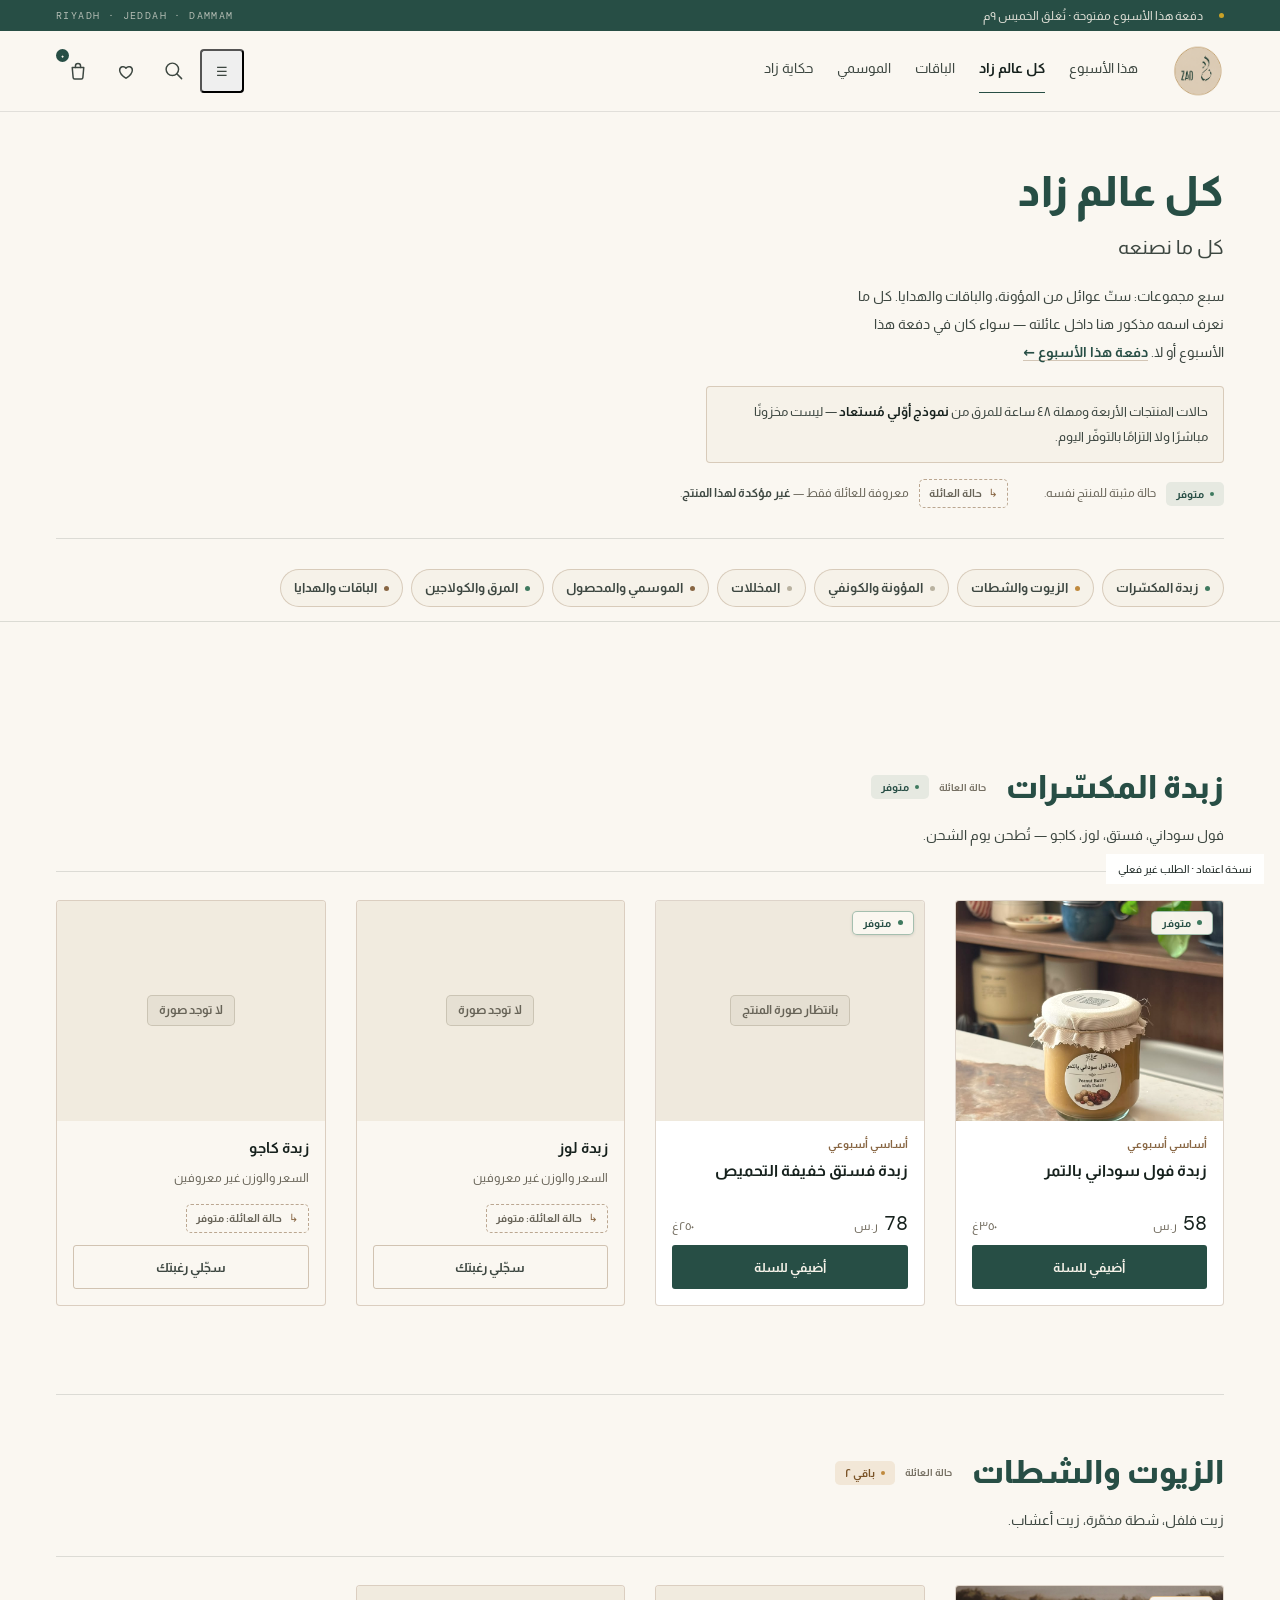
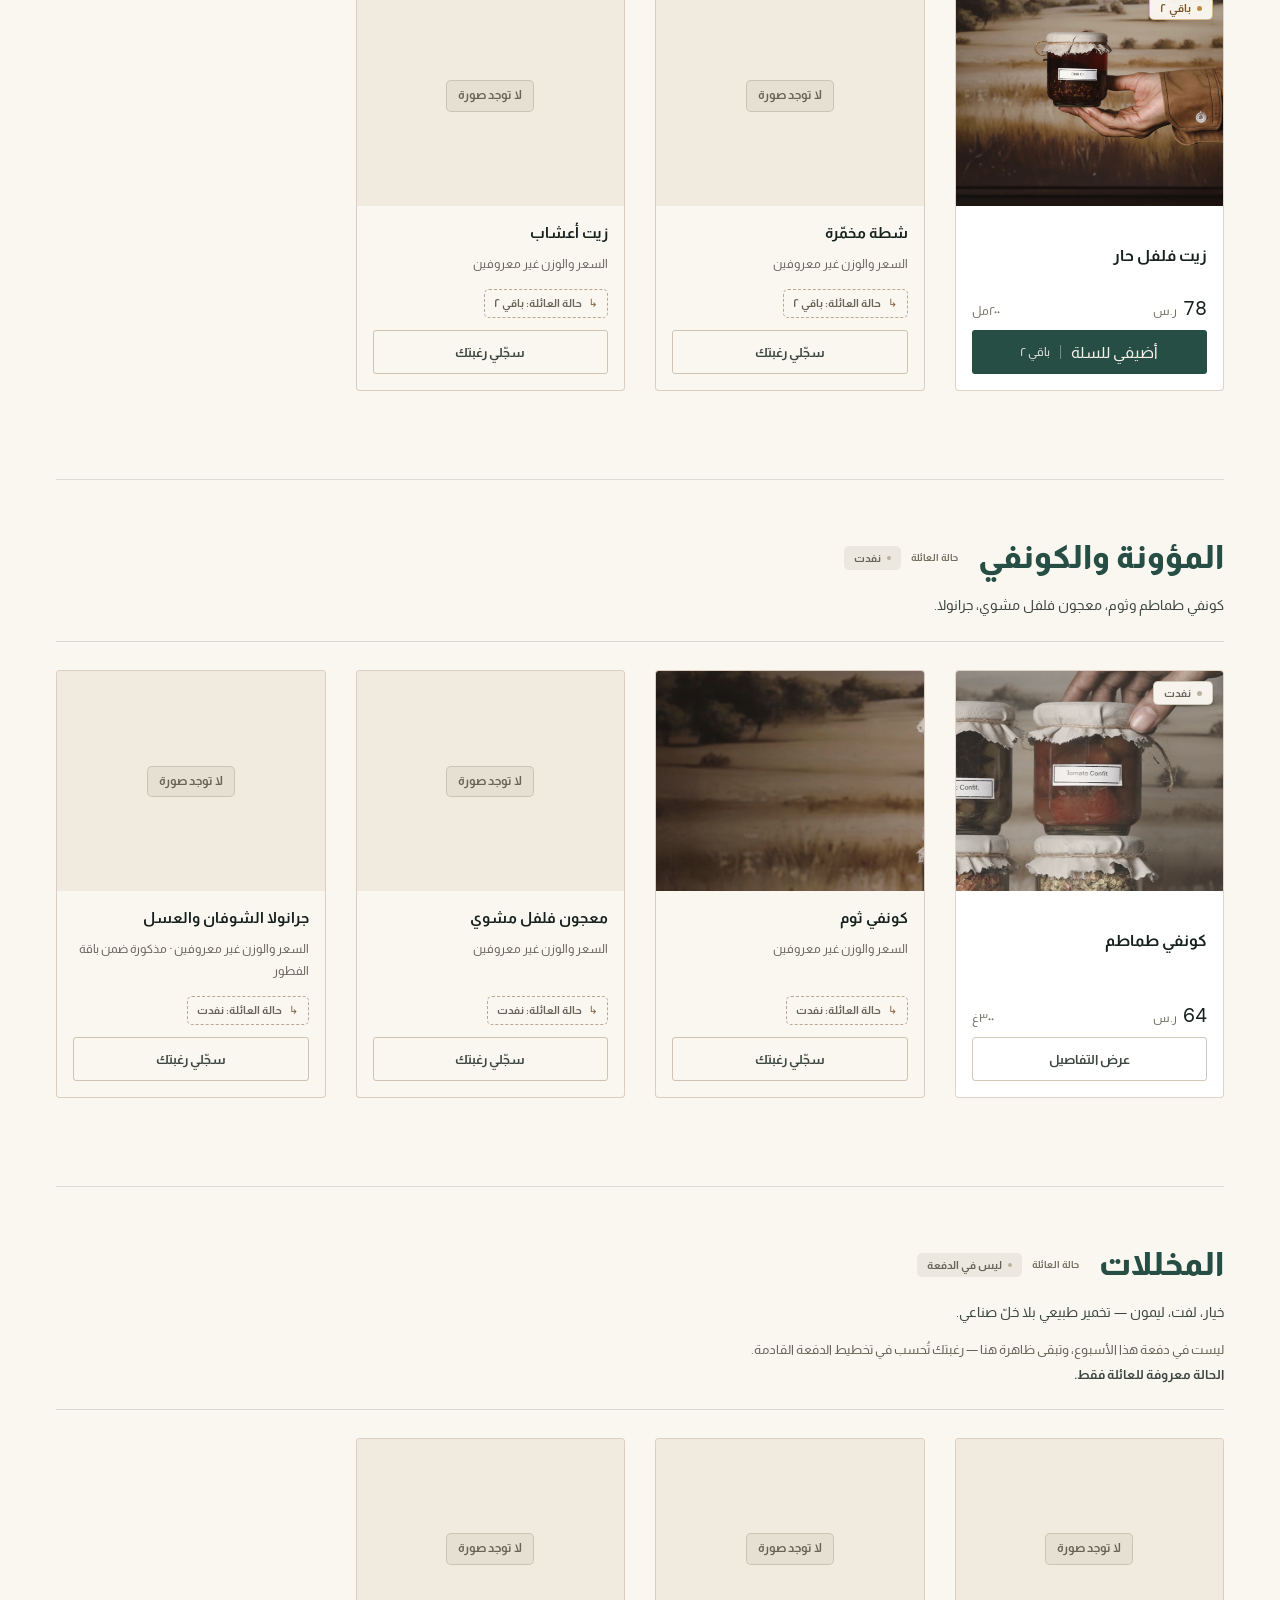
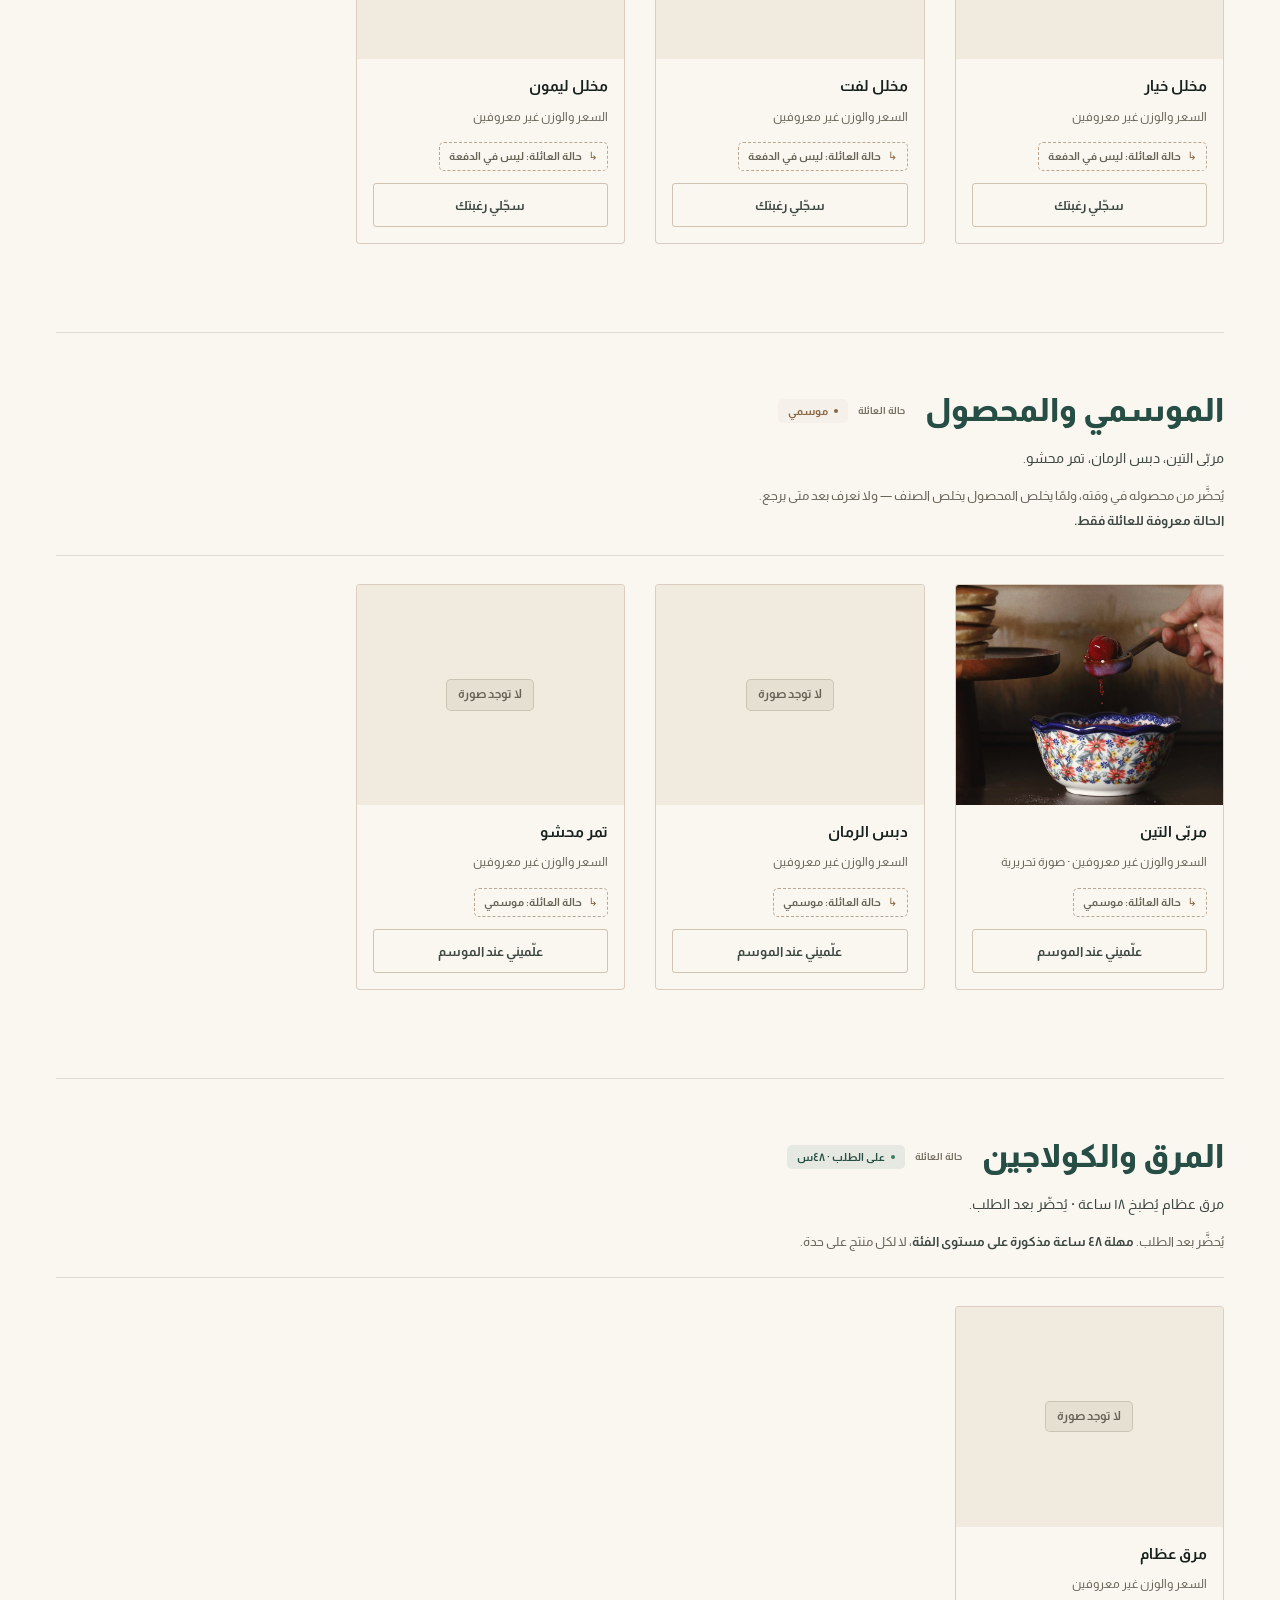
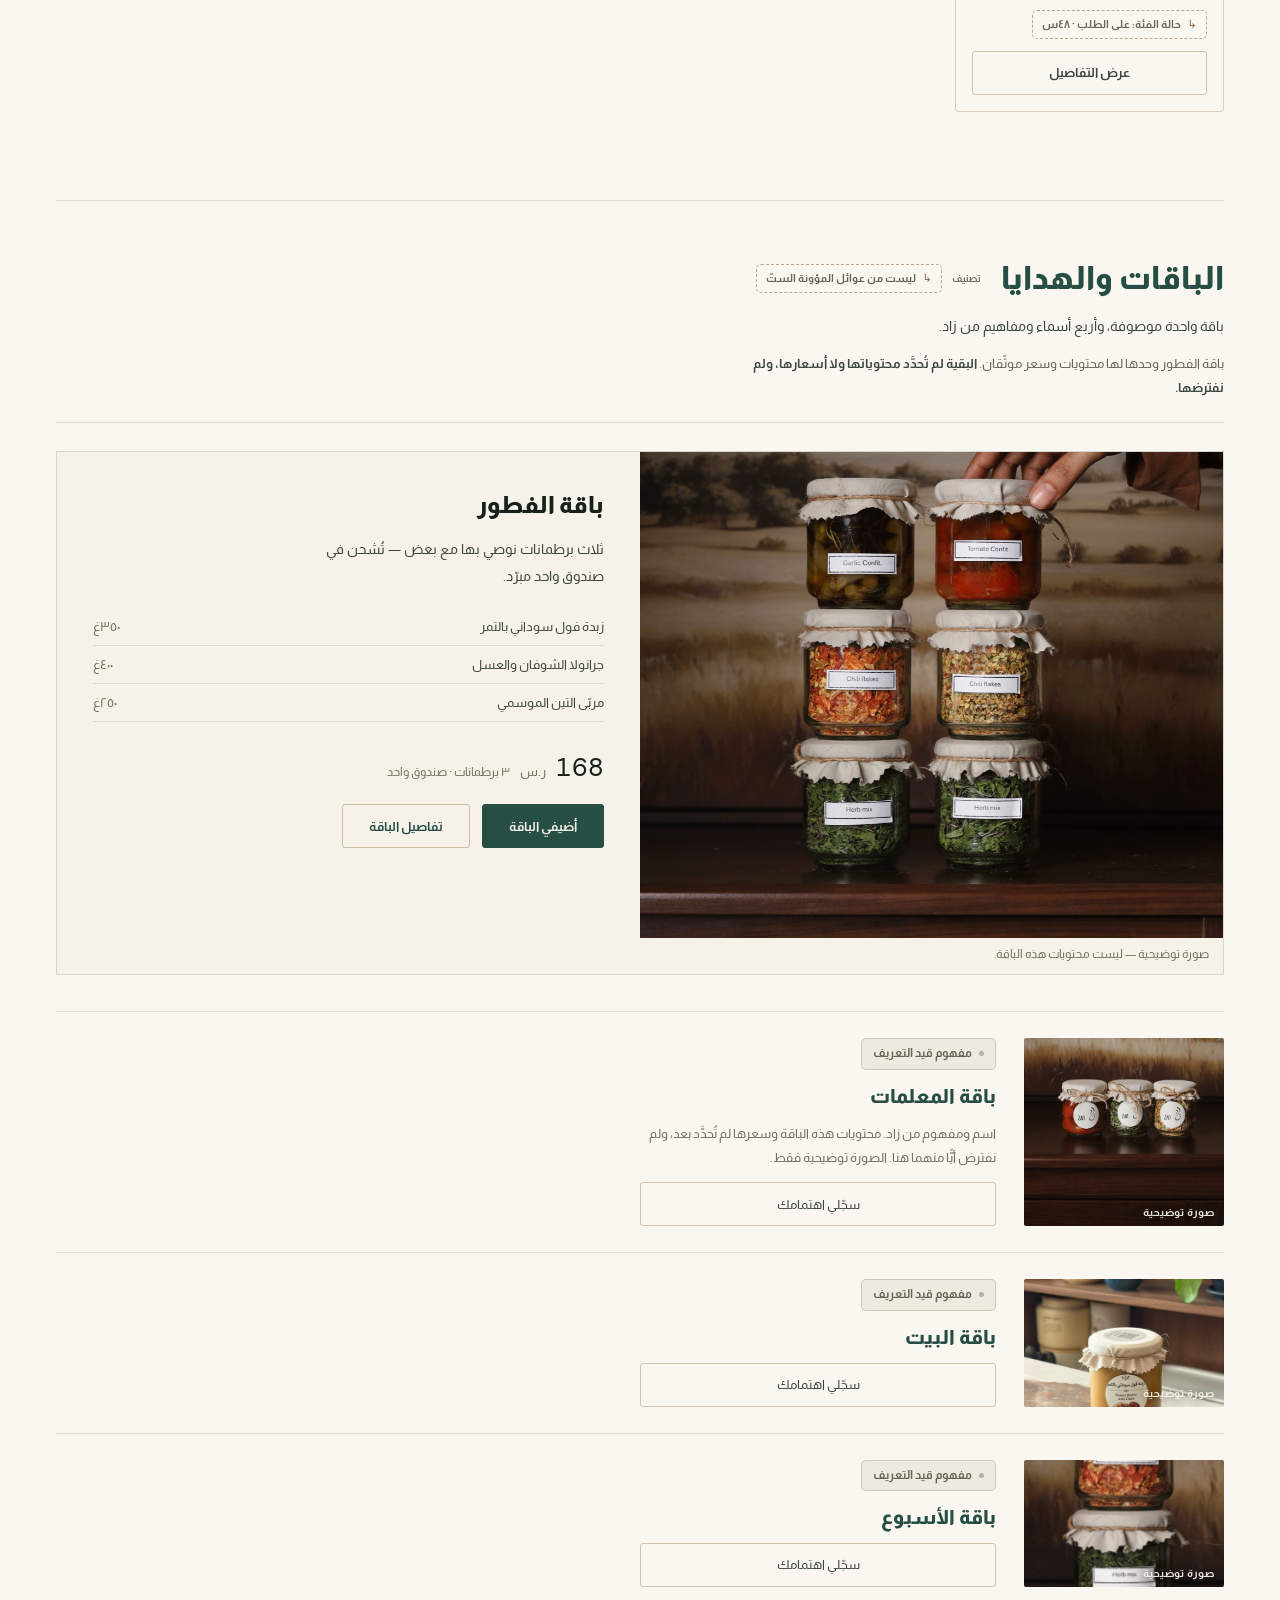
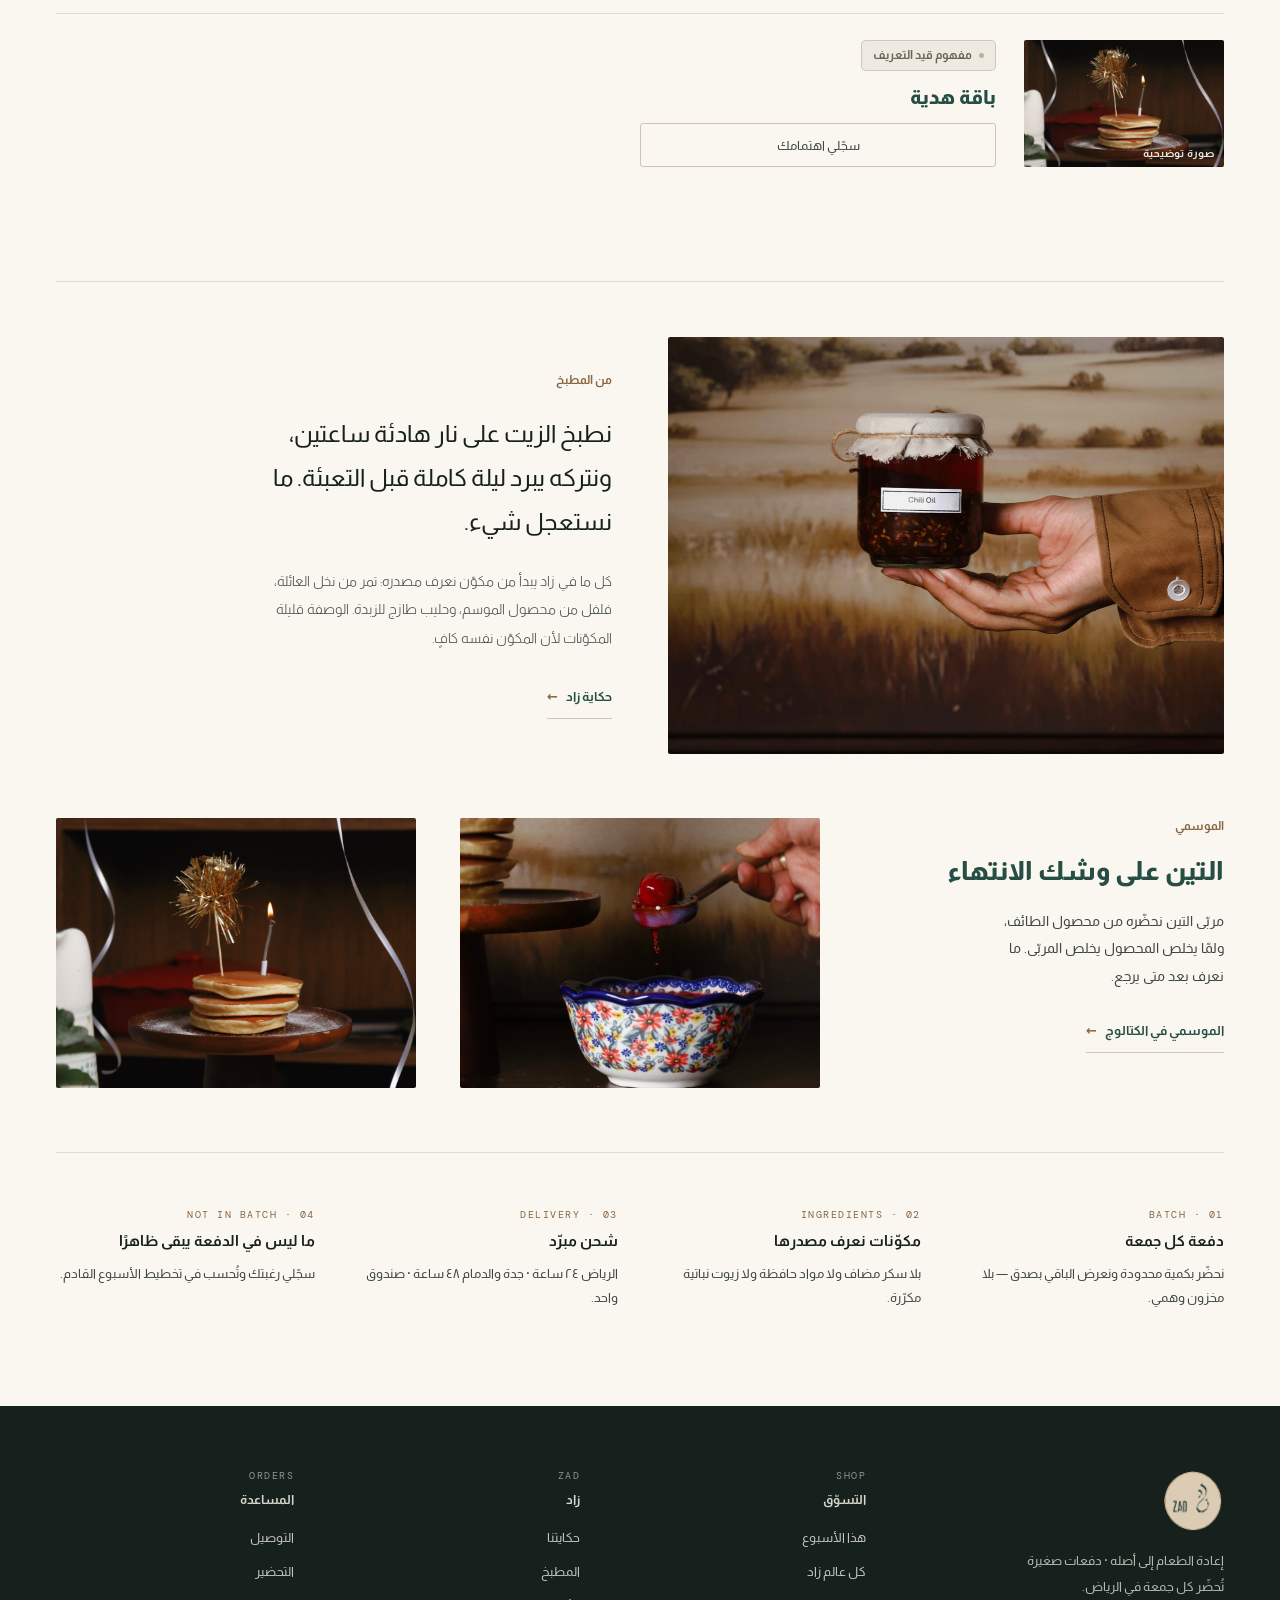
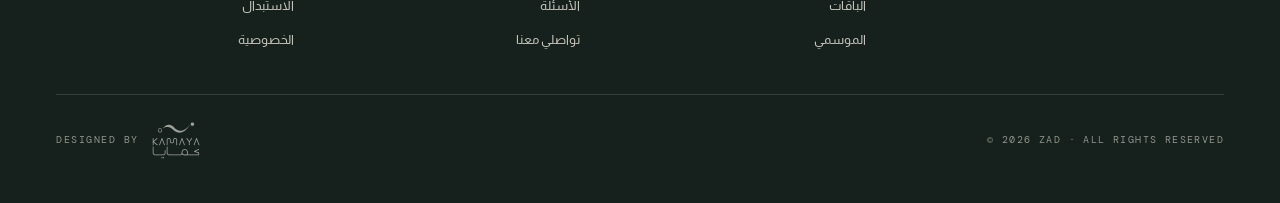
<file: world.html>
<!DOCTYPE html>
<html dir="rtl" lang="ar">
<head>
  <meta name="robots" content="noindex, nofollow, noarchive">

<meta charset="utf-8">
<meta name="viewport" content="width=device-width, initial-scale=1">
<title>كل عالم زاد — زاد</title>
<link rel="preconnect" href="https://fonts.googleapis.com">
<link rel="preconnect" href="https://fonts.gstatic.com" crossorigin>
<link href="https://fonts.googleapis.com/css2?family=Almarai:wght@300;400;700;800&family=DM+Mono:wght@300;400;500&display=swap" rel="stylesheet">
<link rel="stylesheet" href="assets/zad.css">

<!--
  ZAD — DESTINATION PAGE: كل عالم زاد — THE COMPLETE CATEGORIZED CATALOG.
  Tier-2 Internal / Founder Review Artifact. Not client-facing. Records no approval.
  Revision 10.1.

  7 categories, 23 entries: 18 named non-bundle products + 5 bundle entries.
  Nothing pooled, nothing hidden.

  TWO EVIDENCE TIERS, structurally different components:
    .card         product-level evidence. Price/weight/state are real. 4 only.
    .card--named  a NAME and nothing else. No price element exists at all.
  FAMILY STATE IS NEVER PROMOTED TO PRODUCT STATE. Solid chip = product-level.
  Dashed ↳ chip (.derived) = family-derived, unconfirmed for that product.

  R10.1 — This Week is REMOVED from this page. It belongs on index.html#week
  only; this page is the catalog. The four evidenced products keep their places
  inside butters / oils / pantry, so nothing was lost by that deletion.
  R10.1 — card copy shortened to customer-legible markers; the evidence
  archaeology lives in the review notes, not on the storefront.
  R10.1 — every photographic <img> carries intrinsic width/height, and an anchor
  settle script corrects deep-link landing after late reflow. See DECISIONS.md.

  H1 `كل عالم زاد` is the nav label verbatim — preserved. Footer المساعدة,
  44x44 targets, sold-out .35/.88, the kitchen teaser and the seasonal editorial
  block are all preserved.
-->
  <link rel="stylesheet" href="assets/e2e.css">
</head>

<body data-page="world">
<a class="skip" href="#main">تخطَّ إلى المحتوى</a>

<div class="announce" data-salla-setting="batch_open">
  <span class="announce__dot"></span>
  <span data-salla-setting="announcement_text">دفعة هذا الأسبوع مفتوحة · تُغلق الخميس ٩م</span>
  <span class="announce__regions" data-salla-setting="announcement_regions">RIYADH · JEDDAH · DAMMAM</span>
</div>

<header class="hdr">
  <div class="hdr__in">
    <a class="hdr__logo" href="index.html" aria-label="زاد — الرئيسية">
      <img src="_source/photos/brand02.png" alt="زاد">
    </a>

    <nav class="hdr__nav" aria-label="التنقل الرئيسي">
      <a data-nav="week"    href="index.html#week">هذا الأسبوع</a>
      <a data-nav="world"   href="world.html" aria-current="true">كل عالم زاد</a>
      <a data-nav="bundles" href="index.html#bundles">الباقات</a>
      <a data-nav="season"  href="index.html#season">الموسمي</a>
      <a data-nav="story"   href="index.html#story">حكاية زاد</a>
    </nav>

    <div class="hdr__actions">
      <a class="hdr__act" href="search.html" aria-label="البحث">
        <svg class="ico" viewBox="0 0 24 24" aria-hidden="true">
          <circle cx="10.2" cy="10.2" r="6.8"/><path d="M15.05 15.05 20.3 20.3"/>
        </svg>
      </a>
      <a class="hdr__act" href="favorites.html" aria-label="المفضلة">
        <svg class="ico" viewBox="0 0 24 24" aria-hidden="true">
          <path d="M12 19.9c-1.1-.75-6.9-4.35-6.9-8.85a3.75 3.75 0 0 1 6.9-2.05 3.75 3.75 0 0 1 6.9 2.05c0 4.5-5.8 8.1-6.9 8.85Z"/>
        </svg>
      </a>
      <a class="hdr__act" href="cart.html" aria-label="السلة">
        <svg class="ico" viewBox="0 0 24 24" aria-hidden="true">
          <path d="M5.7 8.1h12.6l-1 11.15a1.6 1.6 0 0 1-1.6 1.45H8.3a1.6 1.6 0 0 1-1.6-1.45Z"/>
          <path d="M9.2 8.1V6.55a2.8 2.8 0 0 1 5.6 0V8.1"/>
        </svg>
        <span class="hdr__badge" data-cart-badge aria-hidden="true">٠</span>
      </a>
    </div>
  </div>
</header>

<main id="main">
<!-- ══ PAGE HEAD — destination title verbatim from the nav label ══ -->
<section class="wrap pagehead" id="top">
  <h1 class="pagehead__h1">كل عالم زاد</h1>
  <p class="pagehead__sub">كل ما نصنعه</p>
  <p class="pagehead__intro">سبع مجموعات: ستّ عوائل من المؤونة، والباقات والهدايا. كل ما نعرف اسمه مذكور هنا داخل عائلته — سواء كان في دفعة هذا الأسبوع أو لا. <a class="inlink" href="index.html#week">دفعة هذا الأسبوع ←</a></p>

  <!-- Provenance, stated once, visibly, at the top of the catalog. -->
  <p class="evnote">حالات المنتجات الأربعة ومهلة ٤٨ ساعة للمرق من <b>نموذج أوّلي مُستعاد</b> — ليست مخزونًا مباشرًا ولا التزامًا بالتوفّر اليوم.</p>

  <!-- Legend for the two chip kinds, where they are first seen. -->
  <div class="legend" aria-label="دليل الحالات">
    <span class="legend__row">
      <span class="world__pill" style="color:#274E45;background:rgba(63,122,95,.11)"><span class="dot" style="background:#3F7A5F"></span>متوفر</span>
      <span class="legend__t">حالة مثبتة للمنتج نفسه.</span>
    </span>
    <span class="legend__row">
      <span class="derived">حالة العائلة</span>
      <span class="legend__t">معروفة للعائلة فقط — <b>غير مؤكدة لهذا المنتج</b>.</span>
    </span>
  </div>

  <hr class="pagehead__rule">
</section>

<!-- ══ CATEGORY JUMP NAV — desktop-sticky, mobile scrolls naturally ══ -->
<nav class="wrap catnav" aria-label="الانتقال إلى المجموعات">
  <a href="#cat-butters"><span class="dot" style="background:#3F7A5F"></span>زبدة المكسّرات</a>
  <a href="#cat-oils"><span class="dot" style="background:#C08A3E"></span>الزيوت والشطات</a>
  <a href="#cat-pantry"><span class="dot" style="background:#B9B2A0"></span>المؤونة والكونفي</a>
  <a href="#cat-pickles"><span class="dot" style="background:#B9B2A0"></span>المخللات</a>
  <a href="#cat-seasonal"><span class="dot" style="background:#886643"></span>الموسمي والمحصول</a>
  <a href="#cat-broth"><span class="dot" style="background:#3F7A5F"></span>المرق والكولاجين</a>
  <a href="#cat-bundles"><span class="dot" style="background:#886643"></span>الباقات والهدايا</a>
</nav>


<!-- ══════════ THE COMPLETE CATALOG — 7 categories, 23 entries ══════════ -->

<section class="wrap catsec catsec--first" id="cat-butters">
  <div class="cathead">
    <div class="cathead__t">
      <h2 class="h2">زبدة المكسّرات</h2>
      <span class="cathead__state"><span class="cathead__k">حالة العائلة</span>
        <span class="world__pill" style="color:#274E45;background:rgba(63,122,95,.11)"><span class="dot" style="background:#3F7A5F"></span>متوفر</span></span>
    </div>
    <p class="cathead__desc">فول سوداني، فستق، لوز، كاجو — تُطحن يوم الشحن.</p>
  </div>
  <div class="catgrid">

    <article class="card">
      <div class="card__media">
        <img src="_source/photos/peanut-butter-counter.jpeg" width="900" height="1600" alt="زبدة فول سوداني بالتمر">
        <span class="card__state" style="color:#274E45;border-color:rgba(63,122,95,.45)">
          <span class="dot" style="background:#3F7A5F"></span>متوفر</span>
      </div>
      <div class="card__body">
        <span class="card__attr card__attr--ar">أساسي أسبوعي</span>
        <h3 class="card__name"><a class="e2e-product-link" href="product.html?p=peanut">زبدة فول سوداني بالتمر</a></h3>
        <div class="card__meta">
          <span class="card__price mono">58</span><span class="card__cur">ر.س</span><span class="card__weight">٣٥٠غ</span>
        </div>
        <a class="card__act card__act--buy" href="#cat-butters" aria-label="أضيفي زبدة فول سوداني بالتمر للسلة">أضيفي للسلة</a>
      </div>
    </article>

    <!-- Photograph pending: the only pistachio-named frame in the set is a
         PEANUT butter jar. Not substituted, and NOT marked sold out. -->
    <article class="card">
      <div class="card__media card__media--pending">
        <span class="card__pending">بانتظار صورة المنتج</span>
        <span class="card__state" style="color:#274E45;border-color:rgba(63,122,95,.45)">
          <span class="dot" style="background:#3F7A5F"></span>متوفر</span>
      </div>
      <div class="card__body">
        <span class="card__attr card__attr--ar">أساسي أسبوعي</span>
        <h3 class="card__name"><a class="e2e-product-link" href="product.html?p=pistachio">زبدة فستق خفيفة التحميص</a></h3>
        <div class="card__meta">
          <span class="card__price mono">78</span><span class="card__cur">ر.س</span><span class="card__weight">٢٥٠غ</span>
        </div>
        <a class="card__act card__act--buy" href="#cat-butters" aria-label="أضيفي زبدة فستق خفيفة التحميص للسلة">أضيفي للسلة</a>
      </div>
    </article>

    <article class="card card--named">
      <div class="card__media card__media--pending">
        <span class="card__pending">لا توجد صورة</span>
      </div>
      <div class="card__body">
        <h3 class="card__name"><a class="e2e-product-link" href="product.html?p=almond">زبدة لوز</a></h3>
        <p class="card__unknown">السعر والوزن غير معروفين</p>
        <span class="derived">حالة العائلة: متوفر</span>
        <a class="card__act card__act--wait" href="#cat-butters" aria-label="سجّلي رغبتك في زبدة لوز">سجّلي رغبتك</a>
      </div>
    </article>

    <article class="card card--named">
      <div class="card__media card__media--pending">
        <span class="card__pending">لا توجد صورة</span>
      </div>
      <div class="card__body">
        <h3 class="card__name"><a class="e2e-product-link" href="product.html?p=cashew">زبدة كاجو</a></h3>
        <p class="card__unknown">السعر والوزن غير معروفين</p>
        <span class="derived">حالة العائلة: متوفر</span>
        <a class="card__act card__act--wait" href="#cat-butters" aria-label="سجّلي رغبتك في زبدة كاجو">سجّلي رغبتك</a>
      </div>
    </article>

  </div>
</section>


<section class="wrap catsec" id="cat-oils">
  <div class="cathead">
    <div class="cathead__t">
      <h2 class="h2">الزيوت والشطات</h2>
      <span class="cathead__state"><span class="cathead__k">حالة العائلة</span>
        <span class="world__pill" style="color:#7A5327;background:rgba(192,138,62,.14)"><span class="dot" style="background:#C08A3E"></span>باقي ٢</span></span>
    </div>
    <p class="cathead__desc">زيت فلفل، شطة مخمّرة، زيت أعشاب.</p>
  </div>
  <div class="catgrid">

    <article class="card">
      <div class="card__media">
        <img src="_source/photos/hand-chili-oil.jpeg" width="1066" height="1600" alt="زيت فلفل حار">
        <span class="card__state" style="color:#7A5327;border-color:rgba(192,138,62,.55)">
          <span class="dot" style="background:#C08A3E"></span>باقي ٢</span>
      </div>
      <div class="card__body">
        <span class="card__attr"></span>
        <h3 class="card__name"><a class="e2e-product-link" href="product.html?p=chili">زيت فلفل حار</a></h3>
        <div class="card__meta">
          <span class="card__price mono">78</span><span class="card__cur">ر.س</span><span class="card__weight">٢٠٠مل</span>
        </div>
        <button class="card__act card__act--buy e2e-add" type="button" data-add="chili">أضيفي للسلة <span class="card__left">باقي ٢</span></button>
      </div>
    </article>

    <article class="card card--named">
      <div class="card__media card__media--pending">
        <span class="card__pending">لا توجد صورة</span>
      </div>
      <div class="card__body">
        <h3 class="card__name"><a class="e2e-product-link" href="product.html?p=fermented-chili">شطة مخمّرة</a></h3>
        <p class="card__unknown">السعر والوزن غير معروفين</p>
        <span class="derived">حالة العائلة: باقي ٢</span>
        <a class="card__act card__act--wait" href="#cat-oils" aria-label="سجّلي رغبتك في شطة مخمّرة">سجّلي رغبتك</a>
      </div>
    </article>

    <article class="card card--named">
      <div class="card__media card__media--pending">
        <span class="card__pending">لا توجد صورة</span>
      </div>
      <div class="card__body">
        <h3 class="card__name"><a class="e2e-product-link" href="product.html?p=herb-oil">زيت أعشاب</a></h3>
        <p class="card__unknown">السعر والوزن غير معروفين</p>
        <span class="derived">حالة العائلة: باقي ٢</span>
        <a class="card__act card__act--wait" href="#cat-oils" aria-label="سجّلي رغبتك في زيت أعشاب">سجّلي رغبتك</a>
      </div>
    </article>

  </div>
</section>


<section class="wrap catsec" id="cat-pantry">
  <div class="cathead">
    <div class="cathead__t">
      <h2 class="h2">المؤونة والكونفي</h2>
      <span class="cathead__state"><span class="cathead__k">حالة العائلة</span>
        <span class="world__pill" style="color:var(--muted);background:rgba(185,178,160,.22)"><span class="dot" style="background:#B9B2A0"></span>نفدت</span></span>
    </div>
    <p class="cathead__desc">كونفي طماطم وثوم، معجون فلفل مشوي، جرانولا.</p>
  </div>
  <div class="catgrid">

    <!-- Frame is a crop onto the real, legible `Tomato Confit` jar. -->
    <article class="card is-sold">
      <div class="card__media card__media--jar card__media--jar-tomato">
        <img src="_source/photos/jars-six-stack.jpeg" width="1066" height="1600" alt="برطمان كونفي الطماطم من زاد على الرف">
        <span class="card__state" style="color:var(--muted);border-color:rgba(185,178,160,.65)">
          <span class="dot" style="background:#B9B2A0"></span>نفدت</span>
      </div>
      <div class="card__body">
        <span class="card__attr"></span>
        <h3 class="card__name"><a class="e2e-product-link" href="product.html?p=tomato">كونفي طماطم</a></h3>
        <div class="card__meta">
          <span class="card__price mono">64</span><span class="card__cur">ر.س</span><span class="card__weight">٣٠٠غ</span>
        </div>
        <a class="card__act card__act--wait" href="product.html?p=broth">عرض التفاصيل</a>
      </div>
    </article>

    <!-- Frame is a crop onto the real, legible `Garlic Confit.` jar. -->
    <article class="card card--named">
      <div class="card__media card__media--jar card__media--jar-garlic">
        <img src="_source/photos/jars-tower.jpeg" width="1066" height="1600" alt="برطمان كونفي الثوم من زاد على الرف">
      </div>
      <div class="card__body">
        <h3 class="card__name"><a class="e2e-product-link" href="product.html?p=garlic-confit">كونفي ثوم</a></h3>
        <p class="card__unknown">السعر والوزن غير معروفين</p>
        <span class="derived">حالة العائلة: نفدت</span>
        <a class="card__act card__act--wait" href="#cat-pantry" aria-label="سجّلي رغبتك في كونفي ثوم">سجّلي رغبتك</a>
      </div>
    </article>

    <article class="card card--named">
      <div class="card__media card__media--pending">
        <span class="card__pending">لا توجد صورة</span>
      </div>
      <div class="card__body">
        <h3 class="card__name"><a class="e2e-product-link" href="product.html?p=pepper-paste">معجون فلفل مشوي</a></h3>
        <p class="card__unknown">السعر والوزن غير معروفين</p>
        <span class="derived">حالة العائلة: نفدت</span>
        <a class="card__act card__act--wait" href="#cat-pantry" aria-label="سجّلي رغبتك في معجون فلفل مشوي">سجّلي رغبتك</a>
      </div>
    </article>

    <article class="card card--named">
      <div class="card__media card__media--pending">
        <span class="card__pending">لا توجد صورة</span>
      </div>
      <div class="card__body">
        <h3 class="card__name"><a class="e2e-product-link" href="product.html?p=granola">جرانولا الشوفان والعسل</a></h3>
        <p class="card__unknown">السعر والوزن غير معروفين · مذكورة ضمن باقة الفطور</p>
        <span class="derived">حالة العائلة: نفدت</span>
        <a class="card__act card__act--wait" href="#cat-pantry" aria-label="سجّلي رغبتك في جرانولا الشوفان والعسل">سجّلي رغبتك</a>
      </div>
    </article>

  </div>
</section>


<section class="wrap catsec" id="cat-pickles">
  <div class="cathead">
    <div class="cathead__t">
      <h2 class="h2">المخللات</h2>
      <span class="cathead__state"><span class="cathead__k">حالة العائلة</span>
        <span class="world__pill" style="color:var(--muted);background:rgba(185,178,160,.22)"><span class="dot" style="background:#B9B2A0"></span>ليس في الدفعة</span></span>
    </div>
    <p class="cathead__desc">خيار، لفت، ليمون — تخمير طبيعي بلا خلّ صناعي.</p>
    <p class="cathead__note">ليست في دفعة هذا الأسبوع، وتبقى ظاهرة هنا — رغبتك تُحسب في تخطيط الدفعة القادمة. <b>الحالة معروفة للعائلة فقط.</b></p>
  </div>
  <div class="catgrid">

    <article class="card card--named">
      <div class="card__media card__media--pending"><span class="card__pending">لا توجد صورة</span></div>
      <div class="card__body">
        <h3 class="card__name"><a class="e2e-product-link" href="product.html?p=pickle-cucumber">مخلل خيار</a></h3>
        <p class="card__unknown">السعر والوزن غير معروفين</p>
        <span class="derived">حالة العائلة: ليس في الدفعة</span>
        <a class="card__act card__act--wait" href="#cat-pickles" aria-label="سجّلي رغبتك في مخلل خيار">سجّلي رغبتك</a>
      </div>
    </article>

    <article class="card card--named">
      <div class="card__media card__media--pending"><span class="card__pending">لا توجد صورة</span></div>
      <div class="card__body">
        <h3 class="card__name"><a class="e2e-product-link" href="product.html?p=pickle-turnip">مخلل لفت</a></h3>
        <p class="card__unknown">السعر والوزن غير معروفين</p>
        <span class="derived">حالة العائلة: ليس في الدفعة</span>
        <a class="card__act card__act--wait" href="#cat-pickles" aria-label="سجّلي رغبتك في مخلل لفت">سجّلي رغبتك</a>
      </div>
    </article>

    <article class="card card--named">
      <div class="card__media card__media--pending"><span class="card__pending">لا توجد صورة</span></div>
      <div class="card__body">
        <h3 class="card__name"><a class="e2e-product-link" href="product.html?p=pickle-lemon">مخلل ليمون</a></h3>
        <p class="card__unknown">السعر والوزن غير معروفين</p>
        <span class="derived">حالة العائلة: ليس في الدفعة</span>
        <a class="card__act card__act--wait" href="#cat-pickles" aria-label="سجّلي رغبتك في مخلل ليمون">سجّلي رغبتك</a>
      </div>
    </article>

  </div>
</section>


<section class="wrap catsec" id="cat-seasonal">
  <div class="cathead">
    <div class="cathead__t">
      <h2 class="h2">الموسمي والمحصول</h2>
      <span class="cathead__state"><span class="cathead__k">حالة العائلة</span>
        <span class="world__pill" style="color:#886643;background:rgba(136,102,67,.04)"><span class="dot" style="background:#886643"></span>موسمي</span></span>
    </div>
    <p class="cathead__desc">مربّى التين، دبس الرمان، تمر محشو.</p>
    <p class="cathead__note">يُحضَّر من محصوله في وقته، ولمّا يخلص المحصول يخلص الصنف — ولا نعرف بعد متى يرجع. <b>الحالة معروفة للعائلة فقط.</b></p>
  </div>
  <div class="catgrid">

    <article class="card card--named">
      <div class="card__media">
        <img src="_source/photos/compote-spoon.jpeg" width="1066" height="1600" alt="ملعقة ترفع ثمرة محفوظة في القطر من وعاء">
      </div>
      <div class="card__body">
        <h3 class="card__name"><a class="e2e-product-link" href="product.html?p=fig-jam">مربّى التين</a></h3>
        <p class="card__unknown">السعر والوزن غير معروفين · صورة تحريرية</p>
        <span class="derived">حالة العائلة: موسمي</span>
        <a class="card__act card__act--wait" href="#cat-seasonal" aria-label="علّميني عند موسم مربّى التين">علّميني عند الموسم</a>
      </div>
    </article>

    <article class="card card--named">
      <div class="card__media card__media--pending"><span class="card__pending">لا توجد صورة</span></div>
      <div class="card__body">
        <h3 class="card__name"><a class="e2e-product-link" href="product.html?p=pomegranate">دبس الرمان</a></h3>
        <p class="card__unknown">السعر والوزن غير معروفين</p>
        <span class="derived">حالة العائلة: موسمي</span>
        <a class="card__act card__act--wait" href="#cat-seasonal" aria-label="علّميني عند موسم دبس الرمان">علّميني عند الموسم</a>
      </div>
    </article>

    <article class="card card--named">
      <div class="card__media card__media--pending"><span class="card__pending">لا توجد صورة</span></div>
      <div class="card__body">
        <h3 class="card__name"><a class="e2e-product-link" href="product.html?p=stuffed-dates">تمر محشو</a></h3>
        <p class="card__unknown">السعر والوزن غير معروفين</p>
        <span class="derived">حالة العائلة: موسمي</span>
        <a class="card__act card__act--wait" href="#cat-seasonal" aria-label="علّميني عند موسم تمر محشو">علّميني عند الموسم</a>
      </div>
    </article>

  </div>
</section>


<section class="wrap catsec" id="cat-broth">
  <div class="cathead">
    <div class="cathead__t">
      <h2 class="h2">المرق والكولاجين</h2>
      <span class="cathead__state"><span class="cathead__k">حالة العائلة</span>
        <span class="world__pill" style="color:#274E45;background:rgba(63,122,95,.11)"><span class="dot" style="background:#3F7A5F"></span>على الطلب · ٤٨س</span></span>
    </div>
    <p class="cathead__desc">مرق عظام يُطبخ ١٨ ساعة · يُحضّر بعد الطلب.</p>
    <p class="cathead__note">يُحضَّر بعد الطلب. <b>مهلة ٤٨ ساعة مذكورة على مستوى الفئة</b>، لا لكل منتج على حدة.</p>
  </div>
  <div class="catgrid">

    <article class="card card--named">
      <div class="card__media card__media--pending"><span class="card__pending">لا توجد صورة</span></div>
      <div class="card__body">
        <h3 class="card__name"><a class="e2e-product-link" href="product.html?p=broth">مرق عظام</a></h3>
        <p class="card__unknown">السعر والوزن غير معروفين</p>
        <span class="derived">حالة الفئة: على الطلب · ٤٨س</span>
        <a class="card__act card__act--wait" href="product.html?p=broth">عرض التفاصيل</a>
      </div>
    </article>

  </div>
</section>


<!-- ══ 7th SECTION — IA decision, not an invented category. ══ -->
<section class="wrap catsec" id="cat-bundles">
  <div class="cathead">
    <div class="cathead__t">
      <h2 class="h2">الباقات والهدايا</h2>
      <span class="cathead__state"><span class="cathead__k">تصنيف</span>
        <span class="derived">ليست من عوائل المؤونة الستّ</span></span>
    </div>
    <p class="cathead__desc">باقة واحدة موصوفة، وأربع أسماء ومفاهيم من زاد.</p>
    <p class="cathead__note">باقة الفطور وحدها لها محتويات وسعر موثّقان. <b>البقية لم تُحدَّد محتوياتها ولا أسعارها، ولم نفترضها.</b></p>
  </div>

  <ul class="bundles">

    <li class="bundle--real">
      <figure class="bundle__fig">
        <img class="bundle__img" src="_source/photos/jars-six-stack.jpeg" width="1066" height="1600" alt="ستة برطمانات من مؤونة زاد مرصوفة على الرف">
        <figcaption class="bundle__note">صورة توضيحية — ليست محتويات هذه الباقة.</figcaption>
      </figure>
      <div class="bundle__txt">
        <h3 class="bundle__name">باقة الفطور</h3>
        <p class="bundle__lede">ثلاث برطمانات نوصي بها مع بعض — تُشحن في صندوق واحد مبرّد.</p>
        <ul class="bundle__items">
          <li class="bundle__item">زبدة فول سوداني بالتمر<span>٣٥٠غ</span></li>
          <li class="bundle__item">جرانولا الشوفان والعسل<span>٤٠٠غ</span></li>
          <li class="bundle__item">مربّى التين الموسمي<span>٢٥٠غ</span></li>
        </ul>
        <div class="bundle__price">
          <b class="mono">168</b>
          <span class="bundle__cur">ر.س</span>
          <span class="bundle__note">٣ برطمانات · صندوق واحد</span>
        </div>
        <div class="bundle__ctas">
          <a class="btn btn--primary" href="#cat-bundles">أضيفي الباقة</a>
          <a class="btn btn--secondary" href="#cat-bundles">تفاصيل الباقة</a>
        </div>
      </div>
    </li>

    <!-- Four concepts. No price element, no item list — the absence IS the
         signal. Full statement on the FIRST entry, inherited by the rest; if
         reordered, the <p class="bundle__pending"> moves with position 1. -->
    <li class="bundle--concept">
      <div class="bundle__frame">
        <img class="bundle__thumb" src="_source/photos/zad-trio-wood.jpeg" width="1600" height="1066"
             alt="صورة توضيحية — ثلاثة برطمانات زاد صغيرة على سطح خشبي. ليست محتويات الباقة.">
      </div>
      <div class="bundle__cx">
        <span class="bundle__chip"><span class="dot"></span>مفهوم قيد التعريف</span>
        <h3 class="bundle__name">باقة المعلمات</h3>
        <p class="bundle__pending">اسم ومفهوم من زاد. محتويات هذه الباقة وسعرها لم تُحدَّد بعد، ولم نفترض أيًّا منهما هنا. الصورة توضيحية فقط.</p>
        <a class="btn btn--quiet" href="interest.html?item=باقة هدية" aria-label="سجّلي اهتمامك بباقة المعلمات">سجّلي اهتمامك</a>
      </div>
    </li>

    <li class="bundle--concept">
      <div class="bundle__frame">
        <img class="bundle__thumb" src="_source/photos/peanut-butter-counter.jpeg" width="900" height="1600"
             alt="صورة توضيحية — برطمان زاد على رخام مطبخ بيتي. ليست محتويات الباقة.">
      </div>
      <div class="bundle__cx">
        <span class="bundle__chip"><span class="dot"></span>مفهوم قيد التعريف</span>
        <h3 class="bundle__name">باقة البيت</h3>
        <a class="btn btn--quiet" href="interest.html?item=باقة هدية" aria-label="سجّلي اهتمامك بباقة البيت">سجّلي اهتمامك</a>
      </div>
    </li>

    <li class="bundle--concept">
      <div class="bundle__frame bundle__frame--tight">
        <img class="bundle__thumb" src="_source/photos/jars-tower.jpeg" width="1066" height="1600"
             alt="صورة توضيحية — برطمانان من زاد بغطاء قماشي عن قرب. ليست محتويات الباقة.">
      </div>
      <div class="bundle__cx">
        <span class="bundle__chip"><span class="dot"></span>مفهوم قيد التعريف</span>
        <h3 class="bundle__name">باقة الأسبوع</h3>
        <a class="btn btn--quiet" href="interest.html?item=باقة هدية" aria-label="سجّلي اهتمامك بباقة الأسبوع">سجّلي اهتمامك</a>
      </div>
    </li>

    <li class="bundle--concept">
      <div class="bundle__frame">
        <img class="bundle__thumb" src="_source/photos/pancakes-candle.jpeg" width="1066" height="1600"
             alt="صورة توضيحية — طاولة احتفال بيتية بشمعة وشرائط. ليست محتويات الباقة.">
      </div>
      <div class="bundle__cx">
        <span class="bundle__chip"><span class="dot"></span>مفهوم قيد التعريف</span>
        <h3 class="bundle__name">باقة هدية</h3>
        <a class="btn btn--quiet" href="interest.html?item=باقة هدية" aria-label="سجّلي اهتمامك بباقة هدية">سجّلي اهتمامك</a>
      </div>
    </li>

  </ul>
</section>


<!-- ══ KITCHEN TEASER — recovered ZAD copy, PRESERVED intact with its image ══ -->
<section class="wrap sec--rule" aria-label="من المطبخ">
  <div class="story__grid">
    <img class="story__img" src="_source/photos/hand-chili-oil.jpeg" width="1066" height="1600" alt="تحضير زيت الفلفل في المطبخ" data-salla-setting="story_image">
    <div class="story__txt">
      <span class="eyebrow eyebrow--ar" data-salla-setting="story_eyebrow">من المطبخ</span>
      <p class="story__pull" data-salla-setting="story_pull">نطبخ الزيت على نار هادئة ساعتين، ونتركه يبرد ليلة كاملة قبل التعبئة. ما نستعجل شيء.</p>
      <p class="story__body" data-salla-setting="story_body">كل ما في زاد يبدأ من مكوّن نعرف مصدره: تمر من نخل العائلة، فلفل من محصول الموسم، وحليب طازج للزبدة. الوصفة قليلة المكوّنات لأن المكوّن نفسه كافٍ.</p>
      <a class="arrowlink" href="story.html">حكاية زاد <i>←</i></a>
    </div>
  </div>
</section>

<!-- ══ SECONDARY EDITORIAL — seasonal. Preserved, demoted at 26px. ══ -->
<section class="wrap sec--tight season--secondary" id="season" aria-label="الموسمي">
  <div class="season__grid">
    <div class="season__txt">
      <span class="eyebrow eyebrow--ar" data-salla-setting="season_eyebrow">الموسمي</span>
      <h2 class="h2" data-salla-setting="season_title">التين على وشك الانتهاء</h2>
      <p data-salla-setting="season_body">مربّى التين نحضّره من محصول الطائف، ولمّا يخلص المحصول يخلص المربّى. ما نعرف بعد متى يرجع.</p>
      <a class="arrowlink" href="#cat-seasonal" data-salla-setting="season_link_label">الموسمي في الكتالوج <i>←</i></a>
    </div>
    <img class="season__img" src="_source/photos/compote-spoon.jpeg" width="1066" height="1600" alt="ثمرة محفوظة بالملعقة" data-salla-setting="season_image_1">
    <img class="season__img season__img--offset" src="_source/photos/pancakes-candle.jpeg" width="1066" height="1600" alt="طاولة فطور بيتية" data-salla-setting="season_image_2">
  </div>
</section>

<section class="wrap sec--tight" aria-label="وعود زاد">
  <div class="promises" data-salla-setting="promises">
    <div class="promise">
      <span class="promise__k mono">01 · BATCH</span>
      <span class="promise__t">دفعة كل جمعة</span>
      <span class="promise__v">نحضّر بكمية محدودة ونعرض الباقي بصدق — بلا مخزون وهمي.</span>
    </div>
    <div class="promise">
      <span class="promise__k mono">02 · INGREDIENTS</span>
      <span class="promise__t">مكوّنات نعرف مصدرها</span>
      <span class="promise__v">بلا سكر مضاف ولا مواد حافظة ولا زيوت نباتية مكرّرة.</span>
    </div>
    <div class="promise">
      <span class="promise__k mono">03 · DELIVERY</span>
      <span class="promise__t">شحن مبرّد</span>
      <span class="promise__v">الرياض ٢٤ ساعة · جدة والدمام ٤٨ ساعة · صندوق واحد.</span>
    </div>
    <div class="promise">
      <span class="promise__k mono">04 · NOT IN BATCH</span>
      <span class="promise__t">ما ليس في الدفعة يبقى ظاهرًا</span>
      <span class="promise__v">سجّلي رغبتك وتُحسب في تخطيط الأسبوع القادم.</span>
    </div>
  </div>
</section>

</main>

<footer class="ftr">
  <div class="ftr__in">
    <div class="ftr__top">
      <div class="ftr__brand">
        <img src="_source/photos/brand02.png" alt="زاد" data-salla-setting="footer_logo">
        <span class="ftr__blurb" data-salla-setting="footer_blurb">إعادة الطعام إلى أصله · دفعات صغيرة تُحضّر كل جمعة في الرياض.</span>
      </div>
      <div class="ftr__cols" data-salla-setting="footer_columns">
        <div class="ftr__col">
          <span class="ftr__k mono">SHOP</span>
          <span class="ftr__h">التسوّق</span>
          <a href="index.html#week">هذا الأسبوع</a>
          <a href="world.html">كل عالم زاد</a>
          <a href="#cat-bundles">الباقات</a>
          <a href="#cat-seasonal">الموسمي</a>
        </div>
        <div class="ftr__col">
          <span class="ftr__k mono">ZAD</span>
          <span class="ftr__h">زاد</span>
          <a href="story.html">حكايتنا</a>
          <a href="story.html">المطبخ</a>
          <a href="index.html">الأسئلة</a>
          <a href="index.html">تواصلي معنا</a>
        </div>
        <div class="ftr__col">
          <span class="ftr__k mono">ORDERS</span>
          <span class="ftr__h">المساعدة</span>
          <a href="index.html">التوصيل</a>
          <a href="index.html">التحضير</a>
          <a href="index.html">الاستبدال</a>
          <a href="index.html">الخصوصية</a>
        </div>
      </div>
    </div>
    <div class="ftr__bot">
      <span class="ftr__cp" data-salla-setting="footer_copyright">© 2026 ZAD · ALL RIGHTS RESERVED</span>
      <div class="ftr__by">
        <span>DESIGNED BY</span>
        <img src="_source/photos/brand01.svg" alt="KAMAYA">
      </div>
    </div>
  </div>
</footer>

<!-- ══ ANCHOR SETTLE ═══════════════════════════════════════════════════════════
     Deep category links were landing up to ~1.3k px short because the browser
     performs its hash scroll BEFORE late layout work finishes — web-font swap
     reflowing long Arabic runs, then image decode. This re-applies the SAME
     native scroll once things settle. Nothing is intercepted: no hash, no work;
     no JavaScript, and the page behaves exactly as it does today.
     ═══════════════════════════════════════════════════════════════════════ -->
<script>
(function () {
  function settle() {
    if (!location.hash) return;
    var t = document.getElementById(decodeURIComponent(location.hash.slice(1)));
    if (t) t.scrollIntoView({block: 'start', behavior: 'auto'});
  }
  window.addEventListener('load', function () { settle(); setTimeout(settle, 150); });
  if (document.fonts && document.fonts.ready) document.fonts.ready.then(settle);
  // R10 QA: `load` does not re-fire on a bfcache restore (Back, then into a
  // second category), and a same-page hash change fires no load event at all —
  // which is exactly the in-page jump-nav flow. Measured drift without these:
  // deep anchors landed up to 405px low. pageshow + hashchange close both.
  window.addEventListener('pageshow', function (e) { if (e.persisted) { settle(); setTimeout(settle, 150); } });
  window.addEventListener('hashchange', function () { settle(); setTimeout(settle, 150); });
})();
</script>

<script src="assets/e2e.js"></script>
</body>
</html>
</file>
<file: assets/zad.css>
/* ============================================================================
   ZAD — SHARED STYLESHEET
   Tier-2 Internal / Founder Review Artifact. Not client-facing.
   Not a Salla/Twilight implementation. Records no approval.
   Revision 10.1 — catalog + gateway, plus the QA correction set.

   ── WHAT REVISION 10 ADDED ──────────────────────────────────────────────────
   §6a  HONEST JAR CROPS. .card__media--jar + --jar-garlic / --jar-tomato, so a
        real labelled `Garlic Confit.` / `Tomato Confit` jar is shown as itself.
        Numbers are MEASURED FROM THE SOURCE FILES, NOT RENDERED.
   §6b  .card--named — the second evidence tier: a product with a NAME and
        nothing else. No price, no weight, no invented state.
   §9a  .evnote / .legend / .inlink — recovered-prototype provenance, the
        two-chip legend, and the inline cross-link out to This Week.
   §10b .catnav / .catsec / .cathead / .catgrid / .derived — world.html's full
        categorized catalog. `.derived` is THE family-derived state treatment.
   §17  .gates / .gate — index.html's photography-led category gateway.
   §15b .branch gains a MOBILE hierarchy — name -> portrait image -> short brief
        — scoped to body[data-page="home"] so story.html is untouched.

   ── WHAT REVISION 10.1 CHANGES (measured QA correction set) ─────────────────
   MOBILE DENSITY, the two named regressions and nothing else:
     §17  the gateway mosaic goes to a 2-column grid with SQUARE tiles and ONE
          wide lead (.gate--lead) instead of 4/5 tiles and two wide bands.
          #world was the larger of the two regressions (+561px at 390).
     §13  .promises goes 2-up at 390 instead of a single stacked column. Four
          short micro-blocks stacked were the single largest run of repeated
          empty space left on the mobile page.
     §15  small rhythm trims in #story, which carried the other regression
          (+166px) as a direct cost of the required name -> image -> brief order.
   None of this removes content, hides anything behind a toggle, or shrinks a
   single type size. See DECISIONS.md for the measurements and the rejected
   alternatives.

   ── PRESERVED VERIFIED REFINEMENTS — do not regress any of these ────────────
   Arabic micro-label routing (§3) · 44x44 utility hit targets (§2c) · footer
   المساعدة · the mobile -24px below the nav · header · product cards (§6) ·
   Hero geometry 480/600, crops, scrim and gradient stops (§4, UNTOUCHED) ·
   sold-out .35/.88 (§6, DO NOT RE-DARKEN) · shelf band 21:9 (§7) · the archive
   photograph's inset-outline + height:auto aspect fix (§15a, MUST SURVIVE) ·
   the three branch mappings · the 0/48/96 stagger and the anti-card discipline
   (§15b) · desktop scoped sticky rails on #world / #season / #bundles.

   ── COLOUR RULE ─────────────────────────────────────────────────────────────
     GOLD  --gold-2 #E3C15C  RESERVED for the single page-level primary CTA in
                             the Hero (.hero__cta) and nothing else, ever.
     GREEN --green   #274E45 in-card / in-section commerce action, cart badge.

   Linked by index.html (data-page="home"), world.html (data-page="world") and
   story.html (data-page="story"). Single source of truth for all three.
   NOTE: revision-9's long incident narratives are condensed to the RULE each
   established; no declaration was changed by that condensation. Full R9 text is
   preserved at renders/r10/zad.r9.bak.css.
   ========================================================================= */


/* ── §1 TOKENS + RESET ───────────────────────────────────────────────────── */
:root{
  --green:#274E45;
  --green-d:#1E3E37;
  --bronze:#886643;
  --ink:#16211D;
  --body:#3D4741;
  /* WCAG 2.1 SC 1.4.3 minimal correction (Founder-authorized, 2026-09-09).
     Lightness-only darkening at CONSTANT hue and saturation — the smallest
     perceptual change that reaches AA. Both tokens are used exclusively as
     `color:` on text (17 usages, no border/background/fill/shadow), so no
     composition, hierarchy, spacing, imagery or behaviour changes.
     --muted was #6E6A5C (4.48:1 on the #EFE9DD pending frame) -> 4.54:1
     --faint was #8E8878 (3.30:1 on --surface, 3.53:1 on white) -> 4.54 / 4.85:1 */
  --muted:#676357;
  --faint:#746E61;

  --surface:#FAF7F1;
  --cream:#F6F2E9;

  --gold:#C9A45E;
  --gold-2:#E3C15C;      /* RESERVED: Hero primary CTA only */
  --batch-open:#C9A227;

  --border:rgba(136,102,67,.28);
  --hair:rgba(22,33,29,.13);

  --r-btn:3px;
  --r-field:4px;
  --r-pill:999px;
  --r-img:2px;

  --tap:44px;

  /* ── §1b GRID SYSTEM ──────────────────────────────────────────────────────
     ONE max-width, ONE gutter scale, ONE editorial split track.
       At 1440:  content = 1440 - 2x56 = 1328   media = 1328 - 340 - 64 = 924
       At 1024:  content = 1024 - 2x36 =  952
     FULL-BLEED IS DELIBERATE AND LIMITED to exactly two elements: the Hero
     (#top) and the shelf band (.shelf). Both are photography. Everything else
     is contained, and the shelf's caption is padded by --gutter so even the
     full-bleed photography reports back to the same content edge.
     ---------------------------------------------------------------------- */
  --page-max:1440px;
  --gutter:56px;         /* 36 at <=1180, 20 at <=719 — ONE gutter system */
  --rail:340px;          /* editorial text column (heading + brief + CTA) */
  --split-gap:64px;      /* rail -> media gap */
  --grid-gap:40px;       /* between items inside the media column */
  --measure:62ch;        /* prose measure — a deliberate limit, not a margin */
  --sec-gap:88px;        /* space ABOVE a section transition */
  --sec-gap-in:56px;     /* space BELOW it, before the heading */
  --archive-max:931px;   /* NEVER-UPSCALE ceiling for assets/story-family.jpg */

  /* ── §1c HEADER-DERIVED OFFSETS ───────────────────────────────────────────
     --hdr-h is the REAL measured header height: 81 desktop / 77 tablet / 113
     mobile. Everything that must clear the sticky header reads from this one
     place, so an anchor landing and a pinned rail can never disagree.
     --catnav-h is world.html's desktop sticky jump-nav; it feeds that page's
     own anchor offset in §10b. ------------------------------------------- */
  --hdr-h:81px;
  --anchor-pad:16px;
  --anchor-offset:calc(var(--hdr-h) + var(--anchor-pad));   /* 97px desktop */
  --sticky-top:calc(var(--hdr-h) + 24px);                   /* 105px desktop */
  --catnav-h:64px;
}
*{box-sizing:border-box;}
html{scroll-behavior:smooth;}
body{
  margin:0;
  background:var(--surface);
  color:var(--ink);
  font-family:'Almarai',system-ui,-apple-system,'Segoe UI',sans-serif;
  -webkit-font-smoothing:antialiased;
  /* STICKY HAZARD, fixed. `overflow-x:hidden` on <body> makes the body a scroll
     container in most engines, and position:sticky descendants then render but
     never pin. `overflow-x:clip` clips identically WITHOUT creating a scroll
     container. Do not swap this back. */
  overflow-x:clip;
}
@supports not (overflow-x:clip){ body{overflow-x:hidden;} }

.mono{font-family:'DM Mono',ui-monospace,SFMono-Regular,Menlo,monospace;}
a{color:var(--green);text-decoration:none;}
a:hover{color:var(--bronze);}
img{display:block;max-width:100%;}
h1,h2{text-wrap:balance;}
:focus-visible{outline:2px solid var(--bronze);outline-offset:3px;}

/* ANCHOR LANDING — every in-page target clears the sticky header by
   --anchor-offset. Native anchors, so native back/forward keeps working.
   ⚠ This alone is NOT sufficient when late layout work lands after the
   browser's initial hash scroll (web-font swap over long Arabic runs, then
   image decode). Each page carries a small `load`-time settle that re-applies
   the SAME native scroll; every photographic <img> also carries intrinsic
   width/height so its box is reserved before decode. See DECISIONS.md. */
section[id],article[id],h1[id],h2[id],h3[id],[id].anchor{
  scroll-margin-top:var(--anchor-offset);
}

.wrap{max-width:var(--page-max);margin-inline:auto;padding-inline:var(--gutter);}
.sec{padding-top:var(--sec-gap);}
.sec--tight{padding-top:64px;}


/* ── §1d THE EDITORIAL SPLIT + THE PINNED RAIL ───────────────────────────────
   .split is the single shared two-track relationship used by #story, #world,
   #season and #bundles, so those four share related edges instead of each
   inventing a sub-width. The rail sits at the inline-start (right in RTL) on
   every section — deliberately NOT alternated, because an Arabic section
   heading at the far left reads as broken RTL, not as rhythm.

   .rail is sticky BY DEFAULT and released by opt-out (.rail--static), so a
   section that wants pinning gets it from the shared token rather than a local
   `top:` value. USED ON: #season (Founder instruction — this behaviour is the
   origin of the whole request), #world and #bundles. #story is the single
   opt-out; the reason is intent, not lack of travel — see §15a.
   RELEASED ENTIRELY at <=1180 (the split collapses), under
   @media (max-height:720px), under prefers-reduced-motion, and again explicitly
   in the mobile block.
   ------------------------------------------------------------------------- */
.split{display:grid;grid-template-columns:var(--rail) minmax(0,1fr);
  gap:var(--split-gap);align-items:start;}
.rail{display:flex;flex-direction:column;gap:16px;align-self:start;
  position:sticky;top:var(--sticky-top);}
.rail p{margin:0;font-size:13.5px;line-height:2;color:var(--body);}
/* ONE scale moment inside the rail, at the register .pagehead__sub uses. */
.rail__lede{display:block;margin-bottom:10px;font-size:20px;font-weight:400;
  color:var(--ink);line-height:1.7;}
.rail--static{position:static;}


/* ── §2 ANNOUNCEMENT BAR ─────────────────────────────────────────────────── */
.announce{display:flex;align-items:center;gap:16px;padding:9px var(--gutter);
  background:var(--green);color:rgba(246,242,233,.9);font-size:11.5px;}
.announce__dot{width:5px;height:5px;border-radius:var(--r-pill);
  background:var(--batch-open);flex:none;}
.announce__regions{margin-inline-start:auto;font-family:'DM Mono',monospace;
  font-size:10px;letter-spacing:.14em;color:rgba(246,242,233,.68);white-space:nowrap;}


/* ── §2a HEADER SHELL ────────────────────────────────────────────────────── */
.hdr{position:sticky;top:0;z-index:60;background:rgba(250,247,241,.96);
  backdrop-filter:blur(14px);border-bottom:1px solid rgba(22,33,29,.11);}
.hdr__in{display:flex;align-items:center;gap:34px;padding:14px var(--gutter);
  max-width:var(--page-max);margin:0 auto;}
.hdr__logo{display:flex;align-items:center;}
.hdr__logo img{width:52px;height:52px;object-fit:contain;}

.hdr__nav{display:flex;gap:24px;font-size:13.5px;}
.hdr__nav a{display:inline-flex;align-items:center;min-height:var(--tap);
  padding-bottom:5px;border-bottom:1px solid transparent;white-space:nowrap;
  color:var(--body);font-weight:400;transition:color .18s ease,border-color .18s ease;}
.hdr__nav a:hover{color:var(--bronze);}


/* ── §2b ACTIVE-NAV MECHANISM ────────────────────────────────────────────────
   ONE declaration block, two ways in, ONE treatment:
     data-page          the dedicated destination pages (world.html, story.html)
     aria-current=true  index.html's in-page destinations, set by the small
                        script at the end of that file — the ACCESSIBILITY state
                        first, with the styling riding on it.
   FOUNDER RULE, preserved exactly: index.html at ROOT (no hash, or #top) has
   ZERO active primary nav items — the ZAD logo is Home. index.html stays
   data-page="home", which matches none of the selectors below, so this is ALSO
   the no-script default and cannot be lost by a script failing to load.
   index.html's #world section is deliberately NOT a destination key.
   ⚠ OPEN QUESTION, flagged not decided: aria-current="page" is the more precise
   value for world.html/story.html. One value is used across all three so ONE
   selector covers every case; splitting later makes this [aria-current].
   ------------------------------------------------------------------------- */
body[data-page="week"]    .hdr__nav a[data-nav="week"],
body[data-page="world"]   .hdr__nav a[data-nav="world"],
body[data-page="bundles"] .hdr__nav a[data-nav="bundles"],
body[data-page="season"]  .hdr__nav a[data-nav="season"],
body[data-page="story"]   .hdr__nav a[data-nav="story"],
.hdr__nav a[aria-current="true"]{
  color:var(--ink);
  font-weight:700;
  border-bottom-color:var(--green);
}


/* ── §2c HEADER ICON FAMILY — 44x44 targets, stroke 1.6, 22px optical ────── */
.hdr__actions{margin-inline-start:auto;display:flex;align-items:center;gap:4px;}
.hdr__act{position:relative;display:flex;align-items:center;justify-content:center;
  width:var(--tap);height:var(--tap);border-radius:var(--r-field);
  color:var(--body);cursor:pointer;transition:background .18s ease,color .18s ease;}
.hdr__act:hover{background:#F2EDE3;color:var(--bronze);}
.ico{width:22px;height:22px;fill:none;stroke:currentColor;stroke-width:1.6;
  stroke-linecap:round;stroke-linejoin:round;}
/* numeral is Almarai, NOT DM Mono — DM Mono declares no Arabic-Indic coverage */
.hdr__badge{position:absolute;top:0;inset-inline-end:0;
  min-width:13px;height:13px;padding:0 3px;border-radius:var(--r-pill);
  background:var(--green);color:var(--cream);
  font-family:'Almarai',system-ui,sans-serif;font-weight:700;
  font-size:9.5px;line-height:1;
  display:flex;align-items:center;justify-content:center;
  box-shadow:0 0 0 2px var(--surface);}


/* ── §3 SHARED SECTION HEADS + ARABIC MICRO-LABEL ROUTING ────────────────────
   Base .eyebrow / .card__attr keep DM Mono + letter-spacing and are for LATIN
   runs only. ARABIC runs route to the --ar variants: Almarai, letter-spacing 0.
   ------------------------------------------------------------------------- */
.eyebrow{font-family:'DM Mono',monospace;font-size:10px;letter-spacing:.18em;
  color:var(--bronze);}
.eyebrow--ar{font-family:'Almarai',system-ui,-apple-system,sans-serif;
  font-size:11.5px;font-weight:700;letter-spacing:0;line-height:1.5;}

.h2{margin:0;font-size:32px;font-weight:800;color:var(--green);line-height:1.4;}
.arrowlink{display:inline-flex;align-items:center;gap:8px;min-height:var(--tap);
  font-size:13px;font-weight:700;color:var(--green);
  border-bottom:1px solid rgba(136,102,67,.34);white-space:nowrap;
  width:fit-content;transition:all .18s ease;}
.arrowlink:hover{color:var(--bronze);border-color:var(--bronze);gap:12px;}
.arrowlink i{font-style:normal;color:var(--bronze);}   /* ← = "onward" in RTL */


/* ── §4 HERO — approved Direction A. DO NOT ALTER. ───────────────────────────
   Geometry 480/600, crops center 42% / center 30%, scrim bottom:0 height
   68%/58%, gradient stops. NOT TOUCHED in revision 10. -------------------- */
.hero{position:relative;width:100%;height:480px;overflow:hidden;}
.hero__img{position:absolute;inset:0;width:100%;height:100%;max-width:none;
  object-fit:cover;object-position:center 42%;}
.hero__scrim{position:absolute;left:0;right:0;bottom:0;height:68%;pointer-events:none;
  background:linear-gradient(to top,rgba(22,33,29,.82) 0%,rgba(22,33,29,.48) 48%,rgba(22,33,29,0) 100%);}
.hero__content{position:absolute;bottom:48px;right:56px;max-width:530px;text-align:right;}
.hero__kicker{font-size:12px;letter-spacing:.16em;color:var(--gold-2);margin:0 0 12px;
  font-weight:500;text-shadow:0 1px 12px rgba(0,0,0,.5);}
.hero__h1{font-size:40px;font-weight:800;color:var(--cream);line-height:1.28;margin:0 0 14px;
  text-shadow:0 2px 24px rgba(0,0,0,.45);}
.hero__sub{font-size:16px;font-weight:400;color:var(--cream);line-height:1.65;
  margin:0 0 20px;max-width:460px;margin-inline-start:auto;}

/* SC 1.4.3 — AA correction. Two local moves, with DIFFERENT scopes — an earlier
   version of this comment wrongly called the whole change desktop-only:
   1. The gradient below is DESKTOP-ONLY (@media min-width:721px); 390 passed.
   2. Removing .hero__sub's opacity:.94 is in the BASE rule, so it applies at
      ALL widths. Colour-only, no layout effect — 390 measured 13.24 -> 15.17:1.
      The opacity diluted cream toward the photograph for no design intent.
   The gradient is copy-block-scoped and fades to fully transparent outside the
   text: not a global overlay, no paper panel. Photograph, crop, layout, type
   sizes/weights/positions and the global palette are untouched. */
@media (min-width:721px){
  .hero__content::before{content:"";position:absolute;
    inset:-28px -36px -24px -36px;z-index:0;pointer-events:none;
    background:linear-gradient(to top,
      rgba(22,33,29,.62) 0%,
      rgba(22,33,29,.56) 62%,
      rgba(22,33,29,0) 100%);}
  /* All children, not an enumerated list — an enumerated version silently
     missed .hero__cta and would have missed kicker/badge/scroll too.
     position:relative with no offsets is layout-neutral. */
  .hero__content > *{position:relative;z-index:1;}
}
.hero__badge{display:flex;width:fit-content;align-items:center;gap:8px;
  background:rgba(246,242,233,.12);border:1px solid rgba(246,242,233,.45);
  color:var(--cream);font-size:12.5px;font-weight:400;padding:6px 14px;
  border-radius:var(--r-pill);margin-bottom:18px;}
.hero__badge .dot{width:6px;height:6px;border-radius:var(--r-pill);
  background:var(--gold-2);flex:none;}
.hero__cta{display:inline-block;background:var(--gold-2);color:var(--ink);
  font-weight:700;font-size:15px;padding:14px 32px;border-radius:var(--r-btn);}
.hero__cta:hover{background:#EFD177;color:var(--ink);}
.hero__scroll{display:block;margin-top:16px;font-size:12.5px;color:var(--cream);
  opacity:.78;text-decoration:underline;text-underline-offset:3px;}
.hero__scroll:hover{color:var(--cream);opacity:1;}


/* ── §5 #week ────────────────────────────────────────────────────────────── */
#week{padding-top:40px;}
.week__head{display:flex;align-items:flex-end;justify-content:space-between;gap:36px;
  padding-bottom:26px;border-bottom:1px solid var(--hair);flex-wrap:wrap;}
.week__headL{display:flex;flex-direction:column;gap:12px;}
.week__intro{margin:0;max-width:54ch;font-size:14px;line-height:2;color:var(--body);}
.week__grid{display:grid;grid-template-columns:repeat(4,1fr);gap:30px;padding-top:32px;}


/* ── §6 PRODUCT CARD ─────────────────────────────────────────────────────── */
.card{display:flex;flex-direction:column;border:1px solid var(--border);
  border-radius:var(--r-field);background:#fff;overflow:hidden;}
.card__media{position:relative;width:100%;height:220px;overflow:hidden;background:#EFE9DD;}
.card__media img{width:100%;height:100%;object-fit:cover;}
.card__media img{filter:saturate(.90) contrast(.94) brightness(1.04) sepia(.08);}
.card__media--isolate img{position:absolute;top:0;left:0;width:344.8%;height:auto;
  max-width:none;transform:translate(-47%,-30%);}
/* MISSING-ASSET FRAME. Centres the pending chip in the existing .card__media
   box; the absolutely positioned .card__state is unaffected, so a card's real
   availability pill still sits where it always does. Deliberately NOT a
   placeholder illustration, NOT a grey box with an icon, and NOT the sold-out
   treatment — a missing photograph is not an inventory state. */
.card__media--pending{display:flex;align-items:center;justify-content:center;}
.card__state{position:absolute;top:10px;inset-inline-start:10px;
  display:inline-flex;align-items:center;gap:6px;
  font-size:11px;font-weight:700;letter-spacing:.01em;white-space:nowrap;
  padding:5px 10px;border-radius:5px;
  background:rgba(250,247,241,.97);
  border:1px solid transparent;
  box-shadow:0 1px 3px rgba(22,33,29,.12);}
.card__state .dot{width:5px;height:5px;border-radius:var(--r-pill);flex:none;}
.card__body{display:flex;flex-direction:column;padding:16px;flex:1;}
.card__attr{font-family:'DM Mono',monospace;font-size:9.5px;letter-spacing:.14em;
  color:var(--bronze);line-height:1.4;min-height:16px;margin-bottom:6px;}
.card__attr--ar{font-family:'Almarai',system-ui,-apple-system,sans-serif;
  font-size:11px;font-weight:700;letter-spacing:0;}
.card__name{font-size:15.5px;font-weight:700;color:var(--ink);line-height:1.5;margin:0;}
.card__meta{display:flex;align-items:baseline;gap:6px;margin-top:auto;padding-top:14px;}
.card__price{font-family:'DM Mono',monospace;font-size:20px;color:var(--ink);line-height:1;}
.card__cur{font-size:11.5px;color:var(--faint);}
.card__weight{margin-inline-start:auto;font-size:11.5px;color:var(--faint);}
.card__act{display:flex;align-items:center;justify-content:center;
  height:var(--tap);margin-top:12px;border-radius:var(--r-btn);
  font-size:13px;font-weight:700;transition:all .18s ease;}
.card__act--buy{background:var(--green);color:var(--cream);}
/* SC 1.4.11 — a cream ring outside a dark button landed on a light card at
   1.12:1, i.e. effectively invisible. Two-tone ring mirrors the treatment
   already passing on a.branch/a.gate. Paints only on keyboard focus. */
.card__act--buy:focus-visible{outline:3px solid var(--ink);outline-offset:3px;
  box-shadow:inset 0 0 0 2px var(--cream);}
.card__act--buy:hover{background:var(--green-d);color:var(--cream);}
.card__act--wait{background:transparent;color:var(--body);
  border:1px solid rgba(136,102,67,.36);}
.card__act--wait:hover{border-color:var(--bronze);color:var(--bronze);}
/* the evidenced remaining quantity rides the low-stock action as well as the
   state pill, so "low" is legible at the moment of the decision. Only ever
   populated from a real `left:` value; never inferred. */
.card__left{margin-inline-start:10px;padding-inline-start:10px;
  border-inline-start:1px solid rgba(246,242,233,.42);
  font-weight:400;font-size:12px;opacity:.92;}
/* SOLD-OUT — CONFIRMED CORRECT, DO NOT RE-DARKEN. */
.card.is-sold .card__media img{
  filter:saturate(.90) contrast(.94) brightness(1.04) sepia(.08) grayscale(.35);
  opacity:.88;}


/* ── §6a HONEST JAR CROPS ────────────────────────────────────────────────────
   Two ZAD products have a REAL, legible, printed label in the recovered
   photography and were not being shown as themselves:
     كونفي ثوم    `Garlic Confit.`  top jar of jars-tower.jpeg
     كونفي طماطم  `Tomato Confit`   top-right jar of jars-six-stack.jpeg
   dc-logic.js maps كونفي طماطم to jars-tower.jpeg, which contains NO tomato jar
   at all; assets/prod-tomato.jpg is a cropped derivative of the six-jar group,
   not a packshot. Cropping onto the real labelled jar is RECOVERY, not
   invention, and it is the only reason this device exists.

   MECHANISM: verbatim §6's own .card__media--isolate idiom — no new vocabulary.
   width:222% means the visible window is 45% of the source width (480px of
   1066), so at a 308px card the image renders 684px wide: a DOWNSCALE at 1x.
   ⚠ At 2x DPR that window is a ~1.28x upscale. Acceptable at review fidelity,
   flagged rather than hidden.

   ⚠ THE TRANSLATE VALUES ARE MEASURED FROM THE SOURCE FILES BY EYE AND COMPUTED
   FROM THEM — NOT RENDERED. Jar centres used: garlic 55%/41% of jars-tower;
   tomato 60%/38.8% of jars-six-stack. The Y term carries a ~1.5% dependence on
   the frame's own aspect (~10px between the desktop 308x220 card and the mobile
   169x140 one), below the jar's own margin in the window.
   FALLBACK IS ONE STEP: remove --jar/--jar-* from the markup and the frame
   reverts to the plain object-fit:cover behaviour every other card uses.
   These crops are NEVER captioned as packshots — the alt text says what the
   photograph actually is.
   ------------------------------------------------------------------------- */
.card__media--jar img{position:absolute;top:0;left:0;width:222%;height:auto;
  max-width:none;}
.card__media--jar-garlic img{transform:translate(-32.5%,-30.3%);}
.card__media--jar-tomato img{transform:translate(-37.5%,-28.1%);}


/* ── §6b .card--named — THE SECOND EVIDENCE TIER ─────────────────────────────
   Fourteen ZAD products are recoverable as A NAME AND NOTHING ELSE. They are
   not droppable and they are not priceable. This is a STRUCTURALLY DIFFERENT
   component from .card, not .card with empty fields — the same reasoning §12
   already applies to .bundle--concept:
     · there is NO .card__meta, so no price and no weight element EXISTS to be
       filled in later by accident;
     · the unknowns are NAMED in .card__unknown rather than left blank;
     · state is carried ONLY by .derived (§10b), the dashed family-derived chip,
       never by .card__state, which is reserved for product-level evidence.
   The recessed ground (--surface against .card's white) is what makes the two
   tiers separable at a glance inside one grid, without shouting.
   ⚠ .card__unknown is a customer-facing MARKER, not a provenance note. Keep it
   to the missing facts themselves; the evidence archaeology belongs in the
   review record, never on the storefront.
   ------------------------------------------------------------------------- */
.card--named{background:var(--surface);}
.card--named .card__media{background:#F1EBDF;}
.card--named .card__name{font-size:15px;}
.card__unknown{margin:9px 0 14px;font-size:11.5px;line-height:1.9;color:var(--muted);}
.card__unknown b{font-weight:700;color:var(--body);}
/* margin-top:auto keeps the chip + action as the card's terminal block, so the
   two tiers agree on where the action sits even at different content heights. */
.card--named .derived{margin-top:auto;align-self:flex-start;}


/* ── §7 SHELF BAND — 21:9, full-bleed, unchanged ─────────────────────────────
   One of exactly two full-bleed elements. Its caption is padded by --gutter, so
   the band reports back to the same content edge the contained sections use. */
.shelf{margin-top:96px;}
.shelf img{width:100%;aspect-ratio:21/9;object-fit:cover;object-position:center 46%;}
.shelf__cap{max-width:var(--page-max);margin:0 auto;padding:14px var(--gutter) 0;
  font-size:11.5px;color:var(--faint);}


/* ── §8 KITCHEN EDITORIAL BLOCK ──────────────────────────────────────────────
   .story__* is the recovered kitchen teaser treatment, intact on world.html as
   an image+text grid. The text-only .kitchen block lives on story.html. ---- */
.story__grid{display:grid;grid-template-columns:repeat(auto-fit,minmax(340px,1fr));
  gap:56px;align-items:center;}
.story__img{width:100%;aspect-ratio:4/3;object-fit:cover;border-radius:var(--r-img);}
.story__txt{display:flex;flex-direction:column;gap:22px;max-width:46ch;}
.story__pull{margin:0;font-size:24px;line-height:1.85;color:var(--ink);text-wrap:pretty;}
.story__body{margin:0;font-size:14px;line-height:2.05;color:var(--body);font-weight:300;}

.kitchen{max-width:var(--measure);margin-top:46px;padding-top:36px;
  border-top:1px solid var(--hair);}
.kitchen .story__pull{margin-top:12px;}
.kitchen .story__body{margin-top:16px;}


/* ── §9 PAGE HEAD (destination pages) ────────────────────────────────────── */
.pagehead{padding-top:52px;padding-bottom:8px;}
.pagehead__h1{margin:0;font-size:42px;font-weight:800;color:var(--green);line-height:1.34;}
.pagehead__sub{margin:10px 0 0;font-size:20px;font-weight:400;color:var(--body);
  line-height:1.7;}
/* .rail p is (0,1,1) and would otherwise win over .pagehead__sub (0,1,0) and
   drop the standfirst to 13.5px the moment a page head sits in a rail. This
   rule also carries #season's and #bundles' DESTINATION STANDFIRST — the
   editorial headline displaced by the nav-label H2 above it. */
.rail .pagehead__sub{margin-top:0;font-size:20px;line-height:1.7;
  color:var(--body);}
/* #week's head is a flex column with its own 12px gap, not a rail. Naming debt
   recorded, not paid: this class now appears outside .pagehead. */
.week__headL .pagehead__sub{margin-top:0;}
.pagehead__intro{margin:18px 0 0;max-width:56ch;font-size:14px;line-height:2;
  color:var(--body);}
.pagehead__rule{margin-top:30px;border:0;border-top:1px solid var(--hair);}


/* ── §9a PROVENANCE + STATE LEGEND + INLINE CROSS-LINK ───────────────────────
   .evnote states ONCE, visibly and near the top of the catalog, that the four
   product states and the 48h lead time are RECOVERED PROTOTYPE evidence rather
   than live inventory. A designed block on the page, deliberately not a
   footnote and deliberately not a warning banner — it reports provenance, it
   does not raise an alarm.
   .legend teaches the two chip kinds where they are first encountered, so the
   solid/dashed distinction never depends on having scrolled past a note. Each
   chip is ALSO self-labelling (`حالة العائلة:`), so the legend is
   reinforcement, not the only carrier.
   .inlink is the one inline text link in this file — it carries world.html's
   pointer back to This Week, which lives on index.html only. It reuses
   .arrowlink's hairline rather than introducing an underline style.
   ------------------------------------------------------------------------- */
.evnote{margin:20px 0 0;max-width:74ch;padding:13px 15px;
  border:1px solid var(--border);border-radius:var(--r-field);
  background:var(--cream);
  font-size:12.5px;line-height:1.95;color:var(--body);}
.evnote b{font-weight:700;color:var(--ink);}

.legend{display:flex;flex-wrap:wrap;gap:12px 36px;margin-top:16px;}
.legend__row{display:flex;align-items:center;gap:10px;}
.legend__t{font-size:11.5px;line-height:1.8;color:var(--muted);max-width:40ch;}
.legend__t b{font-weight:700;color:var(--body);}

.inlink{font-weight:700;color:var(--green);white-space:nowrap;
  border-bottom:1px solid rgba(136,102,67,.34);transition:all .18s ease;}
.inlink:hover{color:var(--bronze);border-color:var(--bronze);}


/* ── §10 #world CATEGORY ROWS — retained vocabulary ──────────────────────────
   index.html's six-row list was replaced by the §17 photography gateway. These
   rules are RETAINED, not deleted: .world__pill is now the shared FAMILY-STATE
   pill used by world.html's category heads (§10b), and the row rules stay
   available so the recovered list treatment is one step away.

   D10 RULE, preserved: the row's third track must stay a dedicated `1fr` SLACK
   track and .world__pill must keep justify-self:start. Ending the track list
   `... auto auto` lets the pill background paint across its whole track —
   measured at 334-380px of grey slab for the word متوفر. Do not restore it.
   ------------------------------------------------------------------------- */
.world__list{display:flex;flex-direction:column;}
.world__row{display:grid;grid-template-columns:minmax(0,max-content) auto 1fr;
  column-gap:26px;align-items:center;
  padding:26px 0;border-bottom:1px solid rgba(22,33,29,.12);transition:all .18s ease;}
/* HOVER NUDGE moved OFF the row's box model: under §10a's shared column system
   a hover padding subtracts from the SHARED first track for that row only,
   re-wrapping the descriptor and jumping the row height. */
.world__row > *{transition:transform .18s ease;}
.world__row:hover > *{transform:translateX(-10px);}
.world__rowT{display:flex;flex-direction:column;gap:7px;min-width:0;}
.world__name{font-size:22px;font-weight:700;color:var(--ink);line-height:1.45;}
.world__desc{font-size:12.5px;line-height:1.9;color:var(--muted);}
/* justify-self:start is what makes the pill HUG ITS OWN TEXT. Do not remove. */
.world__pill{display:flex;align-items:center;gap:6px;white-space:nowrap;justify-self:start;
  font-size:11px;font-weight:700;padding:6px 10px;border-radius:5px;}
.world__pill .dot{width:4px;height:4px;border-radius:var(--r-pill);}
.world__arrow{font-size:14px;color:var(--bronze);font-style:normal;justify-self:start;}
.world__list--page .world__row{padding:22px 0;}

/* ── §10a ONE SHARED COLUMN SYSTEM FOR THE ROWS ──────────────────────────── */
@media (min-width:720px){
  @supports (grid-template-columns:subgrid){
    .world__list{display:grid;
      grid-template-columns:minmax(0,max-content) auto 1fr;
      column-gap:26px;}
    .world__list .world__row{grid-column:1 / -1;grid-template-columns:subgrid;}
    .world__list--page{column-gap:20px;}
  }
  .world__list--page .world__row{column-gap:20px;}
  .world__list--page .world__arrow{justify-self:end;}
}


/* ── §10b THE COMPLETE CATALOG (world.html) ──────────────────────────────────
   world.html carries every recoverable ZAD entry inside its natural category:
   18 named non-bundle products across six evidenced families, plus five bundle
   entries in a seventh section. Nothing is pooled into a generic "unavailable"
   group and nothing is dropped.
   ⚠ This Week deliberately does NOT appear on this page. Current-batch commerce
   lives on index.html#week; this page is the catalog. The four evidenced
   products appear here inside butters / oils / pantry, so the three roles —
   gateway, catalog, current batch — stay separate and nothing is lost.

   .derived IS THE LOAD-BEARING HONESTY DEVICE IN THIS FILE.
   Three of the six states the Founder asked to see demonstrated — not in this
   week's batch, seasonal, made to order — have NO product-level example
   anywhere in the evidence. They exist only as family-level derivations, and
   they are shown ONLY through this chip:
     SOLID chip (.card__state / .world__pill)  state proven for THIS product.
     DASHED chip (.derived)                    state known for the FAMILY only,
                                               unconfirmed for this product.
   The dashed hairline and the ↳ glyph are the whole distinction, used
   identically at product level and in the category head, so the reader learns
   it once. Every .derived instance also names itself in words
   (`حالة العائلة: …`), so the treatment never depends on the legend alone.
   Never restyle .derived to match .card__state — collapsing the two is exactly
   the promotion of family state to product state this catalog exists to avoid.
   ------------------------------------------------------------------------- */
.derived{display:inline-flex;align-items:center;gap:7px;
  font-size:11px;font-weight:700;line-height:1.55;color:var(--muted);
  padding:5px 9px;border-radius:5px;
  border:1px dashed rgba(136,102,67,.55);background:transparent;}
.derived::before{content:"↳";font-weight:400;color:var(--bronze);flex:none;}

/* JUMP NAV — one row, never wrapping, so its height is a known quantity the
   anchor offset can absorb. Horizontal scroll is the SAME device .hdr__nav
   already uses on mobile; no new pattern. Sticky on desktop only. */
.catnav{display:flex;flex-wrap:nowrap;gap:8px;
  overflow-x:auto;scrollbar-width:none;-webkit-overflow-scrolling:touch;
  padding-top:24px;}
.catnav::-webkit-scrollbar{display:none;}
.catnav a{display:inline-flex;align-items:center;gap:7px;min-height:38px;
  padding:0 13px;border-radius:var(--r-pill);
  border:1px solid var(--border);background:var(--cream);
  font-size:12.5px;font-weight:700;color:var(--body);white-space:nowrap;
  transition:border-color .18s ease,color .18s ease;}
.catnav a:hover{border-color:var(--bronze);color:var(--bronze);}
.catnav .dot{width:5px;height:5px;border-radius:var(--r-pill);flex:none;}

@media (min-width:720px){
  .catnav{position:sticky;top:var(--hdr-h);z-index:40;
    background:var(--surface);padding-top:14px;padding-bottom:14px;
    box-shadow:0 1px 0 var(--hair);}
  /* The jump-nav pins directly beneath the header, so on this page ONE token —
     the existing --anchor-offset — has to clear both. --catnav-h is 38px chip +
     2x14 padding = 66; 64 is used with 2px absorbed by --anchor-pad. QA
     measured 84px clearance on the first category against an ~80px target, so
     this arithmetic holds. ⚠ It depends on the chips staying ONE row — if they
     ever wrap, it no longer does. */
  body[data-page="world"]{
    --anchor-offset:calc(var(--hdr-h) + var(--catnav-h) + var(--anchor-pad));
  }
}

/* CATEGORY SECTION — reuses §16's transition device and its 88/56 rhythm
   exactly; no new spacing scale. The FIRST catalog section takes space instead
   of a hairline: it directly follows the jump-nav, which already carries its
   own bottom hairline on desktop. */
.catsec{position:relative;margin-top:var(--sec-gap);padding-top:var(--sec-gap-in);}
.catsec::before{content:"";position:absolute;top:0;
  inset-inline:var(--gutter);border-top:1px solid var(--hair);}
.catsec--first::before{display:none;}

.cathead{display:flex;flex-direction:column;gap:12px;
  padding-bottom:22px;border-bottom:1px solid var(--hair);}
.cathead__t{display:flex;align-items:center;gap:20px;flex-wrap:wrap;}
.cathead__state{display:inline-flex;align-items:center;gap:10px;flex-wrap:wrap;}
.cathead__k{font-size:10px;font-weight:700;color:var(--faint);}
.cathead__desc{margin:0;max-width:62ch;font-size:13.5px;line-height:2;color:var(--body);}
/* the category-level explanation: seasonality, the not-in-batch rule, and the
   48h lead time all live HERE, because that is the level the evidence is at */
.cathead__note{margin:0;max-width:70ch;font-size:12.5px;line-height:1.95;
  color:var(--muted);}
.cathead__note b{font-weight:700;color:var(--body);}

.catgrid{display:grid;grid-template-columns:repeat(4,1fr);gap:30px;padding-top:28px;}
.catsec .bundles{padding-top:28px;}


/* ── §11 #season ─────────────────────────────────────────────────────────────
   RECOVERED CONTENT — every word and both photographs preserved. index.html's
   #season sits on the shared split; world.html's .season--secondary block still
   uses the original .season__grid rule below and is untouched.

   STICKY: YES. The Founder named the seasonal title/copy sticky behaviour as
   the pattern to keep and extend. A rail pins for (media height - rail height)
   of scroll, not (media height - viewport height).

   DOM ORDER IS LOAD-BEARING, do not swap the two images. .season__media tracks
   are 1fr / 1.6fr, so in RTL the FIRST child takes the narrow right column and
   the SECOND takes the wide left one. That is also what keeps the two
   compote-spoon instances apart now that the old 160px .branches inset is gone:
   COMPUTED at 1440 — compote-spoon in #season at x 56->600 (w 544, 3/4) against
   the same frame in branch 02 at 512->928 (w 416, 2/3). 328px between their
   inline-start edges, 31% apart in width, different aspect, and only the branch
   instance carries an overlaid name.
   ------------------------------------------------------------------------- */
/* original rule — retained for world.html's .season--secondary block only */
.season__grid{display:grid;grid-template-columns:repeat(auto-fit,minmax(300px,1fr));
  gap:44px;align-items:start;}
.season__txt{display:flex;flex-direction:column;gap:18px;}
.season__grid .season__txt{padding-top:38px;}
.season__txt .h2{font-size:30px;}
.season__txt p{margin:0;max-width:34ch;font-size:13.5px;line-height:2.05;color:var(--body);}
.season__img{width:100%;aspect-ratio:3/4;object-fit:cover;border-radius:var(--r-img);}
.season__img--offset{margin-top:62px;}
.season--secondary .season__txt{padding-top:0;}
.season--secondary .h2{font-size:26px;}
.season--secondary .season__img{aspect-ratio:4/3;}
.season--secondary .season__img--offset{margin-top:0;}
/* index.html only */
.season__media{display:grid;grid-template-columns:1fr 1.6fr;gap:var(--grid-gap);
  align-items:start;}


/* ── §12 #bundles — A REPEATABLE COLLECTION ──────────────────────────────────
   STICKY: YES. Five entries scroll beside a short rail.

   TRUTHFULNESS IS THE POINT, so the two states are structurally different
   components, not one component with a flag:
     .bundle--real     the ONE evidenced bundle. Items, price, note, CTAs.
     .bundle--concept  a Founder-supplied concept with NO verified contents,
                       price or inventory. It has NO price element and NO item
                       list AT ALL — the absence is the honest signal.
   Separation uses the page's existing hairline, not a new card device. The
   data-salla-* attributes are design-time annotation only; no Salla code here.
   ------------------------------------------------------------------------- */
.bundles{list-style:none;margin:0;padding:0;display:flex;flex-direction:column;}

.bundle--real{display:grid;grid-template-columns:repeat(auto-fit,minmax(300px,1fr));
  border:1px solid var(--hair);background:var(--cream);}
/* D1 RULE, preserved: aspect-ratio makes the image's row-sizing contribution
   SMALLER than the text column's, which hands the row height to the TEXT. Do
   not restore an intrinsic-height contribution — that produced 294px of dead
   cream below the CTAs. */
.bundle__img{width:100%;height:100%;min-height:0;aspect-ratio:6/5;
  object-fit:cover;object-position:center 64%;}
/* The evidenced bundle's photograph is ILLUSTRATIVE ZAD photography, not a
   picture of its listed contents, and carries a caption saying so. The figure
   takes the image's place as the grid child so the caption travels with the
   photograph instead of landing in the text column. */
.bundle__fig{margin:0;display:flex;flex-direction:column;min-width:0;min-height:0;}
.bundle__fig .bundle__img{flex:1 1 auto;height:auto;}
.bundle__fig figcaption{padding:10px 14px 14px;}
.bundle__txt{padding:36px;display:flex;flex-direction:column;gap:14px;}
.bundle__name{margin:0;font-size:24px;font-weight:800;color:var(--ink);line-height:1.4;}
.bundle__lede{margin:0;max-width:40ch;font-size:13.5px;line-height:2;color:var(--body);}
/* margin, not margin-top: this is a <ul> and would otherwise inherit the UA
   margin-block:1em between the items and the price. */
.bundle__items{display:flex;flex-direction:column;margin:4px 0 0;list-style:none;padding:0;}
.bundle__item{display:flex;justify-content:space-between;gap:14px;font-size:13px;
  color:var(--body);padding:11px 0;border-bottom:1px solid rgba(22,33,29,.1);}
.bundle__item span{color:var(--faint);white-space:nowrap;}
.bundle__price{display:flex;align-items:baseline;gap:10px;margin-top:14px;}
.bundle__price b{font-family:'DM Mono',monospace;font-size:26px;color:var(--ink);
  font-weight:400;}
.bundle__cur{font-size:13px;color:var(--faint);}
.bundle__note{font-size:11.5px;color:var(--faint);}
.bundle__ctas{display:flex;gap:12px;flex-wrap:wrap;margin-top:6px;}

/* concept entries — no price, no items, no purchase.
   The hairline is on the TOP of every concept entry and the extra air above the
   first is bound to .bundle--real by ADJACENCY rather than position, so it
   survives add / remove / reorder.
   D3(b) RULE: the entry's ink is the HALF COLUMN, so every row terminates on
   the same edge .bundle--real establishes. 228px = thumb 200 + gap 28. */
.bundle--concept{display:grid;
  grid-template-columns:200px minmax(0,calc(50% - 228px));
  gap:28px;align-items:stretch;padding:26px 0;
  border-top:1px solid var(--hair);}
.bundle--real + .bundle--concept{margin-top:36px;}
/* D11 + D11a RULES, both preserved and both load-bearing:
   height:100% + min-height:0 keeps the frame from setting the row height (the
   TEXT column does); width:100% makes the inline axis definite so aspect-ratio
   can never run backwards and derive WIDTH from height — which painted 378px
   frames into a 200px track and covered the disclaimer and its button.
   aspect-ratio is KEPT rather than deleted: during intrinsic row sizing it is
   still the frame's floor. Do not remove either declaration. */
.bundle__frame{position:relative;overflow:hidden;aspect-ratio:16/9;
  width:100%;height:100%;min-height:0;
  border-radius:var(--r-img);background:#EFE9DD;}
.bundle__thumb{width:100%;height:100%;object-fit:cover;display:block;
  filter:sepia(.06) saturate(.95) contrast(.98);}
/* ONE entry only — باقة الأسبوع, whose frame is the same painted-field
   jar-stack setup as the real bundle's own photograph. 0.5x scale: a 400px
   source window fills the 200px track, so no upscale at 2x DPR. The crop is
   anchored at the CENTRE so it stays on the same part of the subject at any
   frame height. 64% is not a new number — it is the object-position
   .bundle__img already uses.
   ⚠ COMPUTED FROM THE SOURCE FILE, NOT RENDERED. If it lands badly, remove the
   modifier from the markup rather than tuning blind. */
.bundle__frame--tight .bundle__thumb{position:absolute;top:50%;left:0;
  width:266%;height:auto;max-width:none;
  transform:translate(-35.3%,-64%);}
.bundle__cx{display:flex;flex-direction:column;gap:12px;align-items:flex-start;}
.bundle--concept .bundle__name{font-size:20px;color:var(--green);}
/* ONE quiet chip, three uses: #bundles' `مفهوم قيد التعريف`, card w3's
   `بانتظار صورة المنتج`, and the two no-photograph gateway tiles. One
   declaration block, so the treatment cannot drift between them.
   .card__pending carries no .dot child — a status dot there would read as an
   inventory signal and collide with the card's real .card__state pill. */
.bundle__chip,
.card__pending{display:inline-flex;align-items:center;gap:7px;
  font-size:11.5px;font-weight:700;color:var(--muted);
  background:rgba(185,178,160,.18);border:1px solid rgba(185,178,160,.62);
  padding:6px 11px;border-radius:5px;line-height:1.5;}
.bundle__chip .dot{width:5px;height:5px;border-radius:var(--r-pill);
  background:#B9B2A0;flex:none;}
.bundle__pending{margin:0;max-width:none;font-size:12.5px;line-height:1.95;
  color:var(--faint);}

.btn{display:inline-flex;align-items:center;justify-content:center;
  height:var(--tap);padding:0 26px;border-radius:var(--r-btn);
  font-size:13px;font-weight:700;transition:all .18s ease;cursor:pointer;}
.btn--primary{background:var(--green);color:var(--cream);border:1px solid var(--green);}
/* SC 1.4.11 — same fix: cream-on-cream measured 1.00:1 (invisible). */
.btn--primary:focus-visible{outline:3px solid var(--ink);outline-offset:3px;
  box-shadow:inset 0 0 0 2px var(--cream);}
.btn--primary:hover{background:var(--green-d);color:var(--cream);}
.btn--secondary{background:transparent;color:var(--green);
  border:1px solid rgba(136,102,67,.36);}
.btn--secondary:hover{border-color:var(--bronze);color:var(--bronze);}
/* neutral, non-purchase — same register as the sold-out card's own action */
.btn--quiet{background:transparent;color:var(--body);
  border:1px solid rgba(136,102,67,.36);font-weight:400;}
.btn--quiet:hover{border-color:var(--bronze);color:var(--bronze);}
/* the concept row's TERMINAL element. Inert by construction — the frame is
   cropped to the text, so margin-top:auto resolves to zero. KEPT deliberately
   as the safety if one entry's copy ever grows past its neighbours. */
.bundle--concept .btn--quiet{margin-top:auto;align-self:stretch;}


/* ── §13 PROMISES ────────────────────────────────────────────────────────────
   Its own top hairline is the ORIGINAL instance of the transition device §16
   generalises; padding-top matches --sec-gap-in so they measure identically. */
.promises{display:grid;grid-template-columns:repeat(auto-fit,minmax(240px,1fr));
  gap:44px;padding-top:var(--sec-gap-in);border-top:1px solid var(--hair);}
.promise{display:flex;flex-direction:column;gap:9px;}
.promise__k{font-family:'DM Mono',monospace;font-size:9.5px;letter-spacing:.16em;
  color:var(--bronze);}
.promise__t{font-size:15px;font-weight:700;color:var(--ink);line-height:1.5;}
.promise__v{font-size:12.5px;line-height:1.95;color:var(--body);}


/* ── §14 FOOTER ──────────────────────────────────────────────────────────── */
.ftr{margin-top:96px;padding:64px var(--gutter) 44px;background:var(--ink);color:#C9C2AF;}
.ftr__in{max-width:var(--page-max);margin:0 auto;}
.ftr__top{display:grid;grid-template-columns:minmax(260px,1.3fr) repeat(3,minmax(0,1fr));
  gap:48px;align-items:start;
  padding-bottom:38px;border-bottom:1px solid rgba(246,242,233,.14);}
.ftr__brand{display:flex;flex-direction:column;gap:16px;}
.ftr__brand img{width:62px;height:62px;object-fit:contain;}
.ftr__blurb{font-size:13px;color:rgba(246,242,233,.72);max-width:32ch;line-height:2;}
.ftr__cols{display:contents;}
.ftr__col{display:flex;flex-direction:column;gap:2px;}
.ftr__k{font-family:'DM Mono',monospace;font-size:9.5px;letter-spacing:.16em;
  color:rgba(246,242,233,.55);}
.ftr__h{font-size:13px;font-weight:700;color:rgba(246,242,233,.86);
  margin:6px 0 10px;line-height:1.5;}
.ftr__col a{display:flex;align-items:center;min-height:32px;
  font-size:12.5px;color:rgba(246,242,233,.78);white-space:nowrap;}
.ftr__col a:hover{color:#fff;}
.ftr__bot{display:flex;justify-content:space-between;align-items:center;gap:30px;
  padding-top:26px;flex-wrap:wrap;}
.ftr__cp{font-family:'DM Mono',monospace;font-size:10px;letter-spacing:.14em;
  color:rgba(246,242,233,.55);direction:ltr;unicode-bidi:isolate;}
.ftr__by{display:flex;align-items:center;gap:12px;direction:ltr;}
.ftr__by span{font-family:'DM Mono',monospace;font-size:9.5px;letter-spacing:.16em;
  color:rgba(246,242,233,.55);}
.ftr__by img{height:38px;width:auto;opacity:.6;}


/* ── §15a STORY PROSE + ARCHIVAL BAND ────────────────────────────────────────
   MUST SURVIVE: the archive photograph's hairline is an inset OUTLINE, never a
   border. Under the global box-sizing:border-box a border is subtracted from
   the content box while width:100% pins the outer box, which stretched a
   photograph of PEOPLE by ~1.5%. The explicit height:auto keeps the intrinsic
   ratio governing. Do not reintroduce a border here.
   The 931px cap is a GRID SLOT on index.html: the split's media column computes
   to 924px at 1440, 0.75% BELOW the asset's native width, so it is never
   upscaled. --archive-max stays the hard ceiling everywhere narrower.
   ⚠ This is the ONE image in the artifact with no reserved box, and that is
   deliberate: its real pixel dimensions are not established anywhere in the
   authorized evidence, and asserting an aspect-ratio here to stabilise layout
   would distort a photograph of real people to make a number work. The
   `load`-time anchor settle on index.html covers the landing instead.
   ------------------------------------------------------------------------- */
.storyband{margin-top:36px;}
.storyband figure{margin:0;}
.storyband img{width:100%;max-width:var(--archive-max);height:auto;
  outline:1px solid var(--border);outline-offset:-1px;
  border-radius:var(--r-img);
  filter:sepia(.10) saturate(.94) contrast(.97);}
.storyband figcaption{max-width:var(--archive-max);margin:12px 0 0;
  font-size:11.5px;color:var(--faint);}

.storytext{max-width:var(--measure);}
.storytext p{margin:0 0 22px;font-size:15px;line-height:2.15;color:var(--body);}
.storytext p:last-child{margin-bottom:0;}
.storylead{margin:0;font-size:17px;line-height:2.05;color:var(--ink);}

.storyclose{margin-top:10px;padding-top:36px;border-top:1px solid var(--hair);
  max-width:var(--measure);}
.storyclose p{margin:0 0 20px;font-size:17px;line-height:2.05;color:var(--ink);}
.storyclose p:last-child{margin-bottom:0;}

/* index.html #story — STICKY: NO. .rail--static, and the reason is INTENT, not
   capability: there is ~825px of travel here. (1) #season, #world and #bundles
   all pin; if #story pinned too, a device that applies everywhere is no longer
   deliberate. (2) #story is already the differentiated section — it follows the
   full-bleed shelf band and takes no .sec--rule. (3) This rail's CTA invites the
   reader OFF the page, and pinning that beside the story you want read here
   works against the section's own job. */
.story__media{display:flex;flex-direction:column;}
.story__media .storyband{margin-top:0;}
.story__media .storyband img,
.story__media .storyband figcaption{max-width:var(--archive-max);}
.story__media .storytext{margin-top:28px;}
/* D7 — the bridge sentence sits on the MEDIA column's edges, so it closes the
   story copy on exactly the two edges the legacy paragraphs use. */
.story__lead{margin-top:56px;
  margin-inline-start:calc(var(--rail) + var(--split-gap));}


/* ── §15b THE THREE BRANCHES — INTERACTIVE STORY ENTRIES ─────────────────────
   The composition the Creative Director passed is KEPT: three portrait
   photographs sitting directly on the page ground, the 0/48/96 stagger, one
   shared warm treatment, the mobile stack, the RTL order, the three mappings
   (عز hand-chili-oil · مجد compote-spoon · فرح peanut-butter-counter).

   THE WHOLE PANEL IS A NATIVE <a> on index.html — keyboard-focusable and
   Enter-activatable for free, real link semantics, native back/forward, because
   the destinations are real anchors. On story.html the same panels are
   <article>: that page IS the destination.
   LEGIBILITY IS A LOCAL GRADIENT ONLY. .branch__veil covers the bottom 46% and
   nothing else — the same discipline as the approved .hero__scrim.
   TWO-TIER NAME — a demoted shared prefix plus a full-weight differentiator.
   FOCUS RING — deliberately NOT gold; --gold-2 is reserved for the Hero CTA.
   CROP HONESTY: sources are 1066x1600 (0.666). Desktop uses the NATIVE 2/3, so
   no crop occurs and no object-position is authored. The latitude is spent on
   mobile at 4/5, per panel.
   ------------------------------------------------------------------------- */
.branches{display:grid;grid-template-columns:repeat(3,1fr);gap:var(--grid-gap);
  align-items:start;margin-top:34px;}
.branch{display:block;color:inherit;position:relative;border-radius:var(--r-img);}
.branch--2{margin-top:48px;}
.branch--3{margin-top:96px;}

.branch__fig{margin:0;position:relative;overflow:hidden;border-radius:var(--r-img);}
.branch__img{width:100%;aspect-ratio:2/3;object-fit:cover;display:block;
  filter:sepia(.06) saturate(.95) contrast(.98);
  transition:transform .5s ease;}
.branch__veil{position:absolute;left:0;right:0;bottom:0;height:46%;
  pointer-events:none;
  background:linear-gradient(to top,
    rgba(22,33,29,.76) 0%,rgba(22,33,29,.40) 52%,rgba(22,33,29,0) 100%);}
/* D9 — panel 03 only. A SHORTER, DENSER ramp reads as an applied scrim; a
   TALLER, SOFTER one reads as light falling away. فرح's marble is the brightest
   ground in the set, so it gets more RAMP — deliberately NOT global. */
.branch--3 .branch__veil{height:58%;}
/* story.html's caption group — absolutely positioned. index.html no longer uses
   this; it is retained because story.html's panels do. Do not delete. */
.branch__cap{position:absolute;inset-inline:20px;bottom:18px;
  display:flex;flex-direction:column;gap:7px;}
/* Latin ordinal — DM Mono retained per the micro-label routing rule */
.branch__ord{font-family:'DM Mono',monospace;font-size:11px;letter-spacing:.14em;
  color:rgba(246,242,233,.74);line-height:1;
  text-shadow:0 1px 8px rgba(0,0,0,.55);}
.branch__name{margin:0;font-size:26px;font-weight:800;color:var(--cream);
  line-height:1.35;text-shadow:0 2px 18px rgba(0,0,0,.5);}
.branch__brand{font-weight:400;color:rgba(246,242,233,.72);}
.branch__desc{font-size:13px;font-weight:400;color:rgba(246,242,233,.92);
  line-height:1.7;text-shadow:0 1px 10px rgba(0,0,0,.55);}
.branch__go{font-style:normal;margin-inline-start:8px;
  color:rgba(246,242,233,.82);transition:margin .18s ease;}

a.branch:hover .branch__img{transform:scale(1.02);}
a.branch:hover .branch__go{margin-inline-start:14px;}
a.branch:hover .branch__name{color:var(--cream);}
a.branch:focus-visible{outline:3px solid var(--ink);outline-offset:4px;}
a.branch:focus-visible .branch__fig{box-shadow:inset 0 0 0 2px rgba(246,242,233,.96);}

/* ── §15b-2 MOBILE BRANCH HIERARCHY ──────────────────────────────────────────
   Founder brief: on mobile, per panel, the order is NAME -> PORTRAIT IMAGE ->
   SHORT BRIEF, stacked (explicitly NOT a carousel), with the ENTIRE panel still
   a single clickable link to its chapter anchor.

   MECHANISM: the panel is a three-row grid whose children are real SIBLINGS —
   head, figure, desc. At >=720px the FIGURE SPANS ALL THREE ROWS, so rows 2 and
   3 land over the photograph's lower edge and the approved desktop composition
   is reproduced exactly, with no absolute positioning and no fixed offsets to
   go stale. Below 720px the same three rows simply stack. One structure, two
   behaviours, no duplicated content.

   ALTERNATIVE CONSIDERED AND REJECTED: duplicate the name and brief — one copy
   inside the figure for desktop, one outside for mobile, toggled by display.
   Rejected because it puts the same heading in the DOM twice, which every
   assistive technology then announces twice, to buy nothing.

   SCOPED TO body[data-page="home"]. story.html's panels are <article> elements
   using .branch__cap and its own .branch__body prose beneath; none of it is in
   scope and none of it is touched.
   ------------------------------------------------------------------------- */
body[data-page="home"] .branch{display:grid;grid-template-columns:minmax(0,1fr);}
body[data-page="home"] .branch__head{display:flex;flex-direction:column;gap:6px;
  position:relative;z-index:2;min-width:0;}
body[data-page="home"] .branch__desc{position:relative;z-index:2;min-width:0;}

@media (min-width:720px){
  body[data-page="home"] .branch{grid-template-rows:1fr auto auto;}
  body[data-page="home"] .branch__fig{grid-row:1 / -1;grid-column:1;}
  body[data-page="home"] .branch__head{grid-row:2;grid-column:1;padding-inline:20px;}
  body[data-page="home"] .branch__desc{grid-row:3;grid-column:1;padding:7px 20px 18px;}
}

/* story.html only — the chapter prose that hangs beneath each panel. */
.branch__body{display:flex;flex-direction:column;margin-top:16px;}
.branch__epithet{font-size:15px;color:var(--bronze);}
.branch__text{margin:12px 0 0;font-size:14px;line-height:2.05;color:var(--body);
  max-width:34ch;}


/* ── §16 SECTION TRANSITIONS ─────────────────────────────────────────────────
   The device is the page's EXISTING hairline — the same one .week__head and
   .promises already use — inset to the content edges by a pseudo-element rather
   than a border, because a border on .wrap would span the gutters and break the
   content-edge alignment the whole grid is built on.
   Rhythm is deliberately asymmetric: --sec-gap ABOVE the rule and --sec-gap-in
   BELOW it, so the line binds forward to the section it opens.
   #story takes NO rule: it follows the full-bleed shelf band, and a hairline
   directly under a photograph fights the photograph.
   §10b's .catsec reuses this device and these tokens verbatim.
   ------------------------------------------------------------------------- */
.sec--rule{position:relative;margin-top:var(--sec-gap);padding-top:var(--sec-gap-in);}
.sec--rule::before{content:"";position:absolute;top:0;
  inset-inline:var(--gutter);border-top:1px solid var(--hair);}


/* ── §17 #world — PHOTOGRAPHY-LED CATEGORY GATEWAY (index.html) ──────────────
   Replaces the six-row text list the Founder judged too text-list-heavy. This
   section's job is DISCOVERY: world.html owns the complete catalog, #week owns
   current-batch commerce, and this is the doorway. Seven categories, NO
   products.

   IT IS NOT A CARD GRID, AND THAT IS THE WHOLE POINT. The vocabulary is
   borrowed wholesale from §15b's branch panels — photography sitting directly
   on the page ground, no container, no fill, no border, no shadow, with the
   name set on the frame behind a LOCAL bottom gradient. No new device enters
   the file. The mosaic is deliberately ASYMMETRIC so it reads as an editorial
   spread rather than seven interchangeable tiles.

   ALTERNATIVE CONSIDERED AND REJECTED: a uniform grid of equal tiles. Rejected
   because at equal size and aspect the seven categories carry no relative
   weight, which is exactly the flatness the text list already had — the medium
   would change while the problem stayed.

   .gate--lead is the opening tile. On desktop it is simply one of the two
   .gate--wide tiles; it exists as a separate hook so that MOBILE can keep one
   wide anchor while everything else goes square. See the mobile block.

   COMPUTED at 1440 (arithmetic, NOT rendered): the media column is 924, three
   tracks with two 40px gaps give 281px columns; a span-2 tile is 602. A 16/9
   wide tile is then 339 tall against a 4/5 portrait's 351, so the rows sit down
   together without either being forced. align-items:start keeps the 12px
   difference from stretching anything.

   ⚠ TWO CATEGORIES HAVE NO AUTHENTIC PHOTOGRAPH ANYWHERE IN THE ZAD ASSET SET —
   المخللات and المرق والكولاجين. .gate--nophoto is what they get: the same
   .card__pending chip card w3 uses, in a dashed frame, with the caption moving
   OFF the frame onto the page ground in ink rather than cream. No frame is
   borrowed from another category to fill the hole, and nothing is fabricated.
   A client content gap, recorded — not a design fix.
   ------------------------------------------------------------------------- */
.gates{display:grid;grid-template-columns:repeat(3,1fr);gap:var(--grid-gap);
  align-items:start;}
.gate{display:block;color:inherit;position:relative;border-radius:var(--r-img);}
.gate--wide{grid-column:span 2;}

.gate__fig{margin:0;position:relative;overflow:hidden;border-radius:var(--r-img);
  aspect-ratio:4/5;background:#EFE9DD;}
.gate--wide .gate__fig{aspect-ratio:16/9;}
.gate__img{width:100%;height:100%;object-fit:cover;display:block;
  filter:sepia(.06) saturate(.95) contrast(.98);
  transition:transform .5s ease;}
/* the one authored object-position in this section: jars-six-stack's confit
   jars are its top row, and a 2/3 source in a 4/5 frame crops vertically. */
.gate__img--confit{object-position:center 38%;}
/* CD critique B1 — the caption must sit INSIDE the pending frame, at the same
   inset as every photographic tile, or the tile reads as a broken image with a
   fallen-off label. padding-bottom clears the caption so the chip stays centred
   in the open area. Honesty is unchanged: same dashed edge, chip and words. */
.gate__fig--pending{display:flex;align-items:center;justify-content:center;
  padding-bottom:60px;border:1px dashed var(--border);}
.gate__veil{position:absolute;left:0;right:0;bottom:0;height:52%;
  pointer-events:none;
  background:linear-gradient(to top,
    rgba(22,33,29,.78) 0%,rgba(22,33,29,.42) 52%,rgba(22,33,29,0) 100%);}
.gate__cap{position:absolute;inset-inline:20px;bottom:18px;
  display:flex;flex-direction:column;gap:6px;}
.gate__name{font-size:20px;font-weight:800;color:var(--cream);line-height:1.4;
  text-shadow:0 2px 18px rgba(0,0,0,.5);}
.gate--wide .gate__name{font-size:24px;}
.gate__brief{font-size:12.5px;font-weight:400;color:rgba(246,242,233,.9);
  line-height:1.7;text-shadow:0 1px 10px rgba(0,0,0,.55);}
.gate__go{font-style:normal;margin-inline-start:8px;
  color:rgba(246,242,233,.82);transition:margin .18s ease;}
/* no photograph -> the caption cannot sit on one. It moves to the page ground
   and takes the page's own ink, not cream on cream. */
.gate--nophoto .gate__cap{margin-top:0;}
.gate--nophoto .gate__name{color:var(--ink);text-shadow:none;}
.gate--nophoto .gate__brief{color:var(--muted);text-shadow:none;}
.gate--nophoto .gate__go{color:var(--bronze);}

a.gate:hover .gate__img{transform:scale(1.02);}
a.gate:hover .gate__go{margin-inline-start:14px;}
a.gate:focus-visible{outline:3px solid var(--ink);outline-offset:4px;}
a.gate:focus-visible .gate__fig{box-shadow:inset 0 0 0 2px rgba(246,242,233,.96);}


/* ══ TABLET ═══════════════════════════════════════════════════════════════ */
@media (max-width:1180px){
  :root{
    --gutter:36px;
    --hdr-h:77px;        /* MEASURED at both 1024 and 1180 */
  }
  .hdr__in{padding:12px var(--gutter);gap:22px;}
  .hdr__nav{gap:16px;font-size:12.5px;}
  .week__grid{grid-template-columns:repeat(2,1fr);gap:24px;}
  .catgrid{grid-template-columns:repeat(2,1fr);gap:24px;}

  /* the editorial split collapses; rails release. A pinned rail above a stacked
     single column has nothing to travel beside. */
  .split{grid-template-columns:1fr;gap:34px;}
  .rail{position:static;}
  .story__lead{margin-inline-start:0;}
  .season__media{grid-template-columns:1fr 1.6fr;gap:28px;}

  .hero__content{right:36px;}
  .pagehead__h1{font-size:36px;}
  .ftr__top{grid-template-columns:repeat(3,minmax(0,1fr));gap:36px;}
  .ftr__brand{grid-column:1 / -1;}

  .branches{gap:28px;}
  .branch--2{margin-top:34px;}
  .branch--3{margin-top:68px;}
  .branch__name{font-size:22px;}
  .branch__desc{font-size:12.5px;}
  .branch__cap{inset-inline:16px;bottom:15px;}
  body[data-page="home"] .branch__head{padding-inline:16px;}
  body[data-page="home"] .branch__desc{padding:7px 16px 15px;}

  .gates{gap:28px;}
  .gate__cap{inset-inline:16px;bottom:15px;}
  .gate__name{font-size:18px;}
  .gate--wide .gate__name{font-size:21px;}

  .bundle--concept{grid-template-columns:170px minmax(0,calc(50% - 192px));
    gap:22px;}
}


/* ══ SHORT-VIEWPORT GUARD ═════════════════════════════════════════════════════
   A pinned rail is only honest if the whole rail fits between the header and
   the bottom of the window. Height-based, so it catches a short desktop window
   as well as a phone. */
@media (max-height:720px){
  .rail{position:static;}
}


/* ══ MOBILE (≤719px) ══════════════════════════════════════════════════════
   RHYTHM   repeated empty space reduced across the section scale and the
            heaviest sections. No content removed, no percentage targeted.
   GUTTERS  ONE horizontal gutter system, --gutter:20px, carried by .wrap,
            .announce, .hdr, .shelf__cap and .ftr alike. The ONLY full-bleed
            elements stay the Hero and the shelf band, both photography and both
            deliberate. .bundle__txt's inner inset is aligned to the same 20px.
   STICKY   NATURAL SCROLL. Every editorial rail is released explicitly here
            rather than left to the tablet block, and the catalog jump-nav is
            never sticky on a phone. .hdr stays sticky — it is navigation, not
            an editorial effect.
   DENSITY  revision 10.1 closes the measured +555px mobile regression at its
            two named sources, #world and #story. See DECISIONS.md.
   ═══════════════════════════════════════════════════════════════════════ */
@media (max-width:719px){
  :root{
    --gutter:20px;
    --hdr-h:113px;         /* measured */
    --grid-gap:24px;
    --sec-gap:44px;
    --sec-gap-in:28px;
  }
  .sec{padding-top:var(--sec-gap);}
  .sec--tight{padding-top:36px;}

  /* natural scroll. Stated explicitly, not inherited. */
  .rail{position:static;}
  .catnav{position:static;}

  .announce{padding:8px var(--gutter);gap:9px;font-size:11px;justify-content:center;}
  .announce__regions{display:none;}

  /* -24px below the mobile navigation: header bottom padding 10->8, nav
     margin-top 2->0, .pagehead 32->12. The 38px nav-link min-height and the
     44px utility targets are UNCHANGED. */
  .hdr__in{padding:10px var(--gutter) 8px;gap:12px;flex-wrap:wrap;}
  .hdr__logo img{width:40px;height:40px;}
  .hdr__nav{order:3;width:100%;gap:18px;font-size:12.5px;
    overflow-x:auto;scrollbar-width:none;-webkit-overflow-scrolling:touch;
    margin-top:0;}
  .hdr__nav::-webkit-scrollbar{display:none;}
  .hdr__nav a{min-height:38px;padding-bottom:4px;}
  .hdr__actions{gap:0;}

  .hero{height:600px;}
  .hero__img{object-position:center 30%;}
  .hero__scrim{height:58%;}
  .hero__content{bottom:28px;right:20px;left:20px;max-width:none;}
  .hero__kicker{font-size:11px;letter-spacing:.14em;margin-bottom:10px;}
  .hero__h1{font-size:26px;line-height:1.32;margin-bottom:10px;}
  .hero__sub{font-size:13.5px;line-height:1.6;margin-bottom:14px;max-width:none;}
  .hero__badge{font-size:11px;padding:5px 12px;margin-bottom:14px;}
  .hero__cta{display:block;text-align:center;font-size:14.5px;padding:13px 0;}
  .hero__scroll{margin-top:12px;font-size:11.5px;text-align:center;}

  .h2{font-size:24px;}
  .eyebrow--ar{font-size:11px;}
  .pagehead{padding-top:12px;}
  .pagehead__h1{font-size:28px;line-height:1.4;}
  .pagehead__sub{font-size:16px;margin-top:8px;}
  .rail .pagehead__sub{font-size:16px;margin-top:0;}
  .rail__lede{font-size:17px;margin-bottom:8px;}
  .pagehead__intro{font-size:13px;line-height:1.9;margin-top:14px;}
  .pagehead__rule{margin-top:22px;}
  .evnote{margin-top:16px;padding:12px 13px;font-size:12px;line-height:1.9;}
  .legend{gap:10px 20px;margin-top:14px;}
  .legend__row{align-items:flex-start;}
  .legend__t{font-size:11px;max-width:none;}

  .catnav{padding-top:18px;gap:7px;}
  .catnav a{font-size:12px;padding:0 12px;min-height:36px;}

  #week{padding-top:28px;}
  .week__head{gap:18px;padding-bottom:18px;}
  .week__intro{font-size:13px;line-height:1.9;}
  .week__grid{grid-template-columns:repeat(2,1fr);gap:12px;padding-top:20px;}
  .catgrid{grid-template-columns:repeat(2,1fr);gap:12px;padding-top:20px;}
  .cathead{gap:10px;padding-bottom:18px;}
  .cathead__t{gap:12px;}
  .cathead__desc{font-size:13px;line-height:1.9;}
  .cathead__note{font-size:12px;line-height:1.9;}
  .catsec .bundles{padding-top:20px;}

  .card__media{height:140px;}
  .card__body{padding:12px;}
  .card__attr{font-size:9px;min-height:15px;margin-bottom:5px;}
  .card__attr--ar{font-size:10.5px;}
  .card__name{font-size:13px;line-height:1.45;}
  .card--named .card__name{font-size:13px;}
  .card__unknown{font-size:11px;line-height:1.8;margin:8px 0 12px;}
  .card__meta{padding-top:10px;gap:5px;}
  .card__price{font-size:17px;}
  .card__cur,.card__weight{font-size:10.5px;}
  .card__act{height:40px;font-size:12px;margin-top:10px;}
  .card__left{font-size:11px;margin-inline-start:8px;padding-inline-start:8px;}
  .card__state{font-size:10px;padding:4px 8px;top:8px;inset-inline-start:8px;}
  .derived{font-size:10.5px;padding:4px 8px;}

  .shelf{margin-top:44px;}
  .shelf img{aspect-ratio:4/3;}
  .shelf__cap{padding:12px var(--gutter) 0;}

  .story__grid{grid-template-columns:1fr;gap:26px;}
  .story__pull{font-size:19px;line-height:1.75;}
  .story__body{font-size:13.5px;line-height:1.95;}
  .kitchen{margin-top:34px;padding-top:28px;}

  .split{gap:20px;}
  .story__media .storytext{margin-top:18px;}
  .story__lead{margin-top:22px;}

  .world__row{grid-template-columns:1fr auto;gap:12px;padding:20px 0;}
  .world__list--page .world__row{padding:18px 0;}
  .world__name{font-size:17px;}
  .world__desc{font-size:12px;line-height:1.8;}
  .world__arrow{display:none;}

  /* ── GATEWAY, revision 10.1 ────────────────────────────────────────────────
     MEASURED: #world was 860px at 390 in R9 and 1421px in R10 — the larger of
     the two regressions. The cause was seven near-full-width tiles: five 4/5
     portraits at 350px wide are 437px each before captions.
     THE FIX IS DENSITY, NOT DELETION. Two columns, SQUARE tiles, and ONE wide
     lead instead of two wide bands. All seven categories stay; none is hidden,
     collapsed behind a toggle, or dropped; no type size is reduced.
     ALTERNATIVES CONSIDERED AND REJECTED: (a) drop a category from the gateway
     and leave it reachable only from world.html — rejected, that is removing
     content to hit a number; (b) put the seven behind a horizontal carousel —
     rejected, it hides six of seven categories behind a gesture and the Founder
     explicitly rejected carousels for the branch panels on the same grounds;
     (c) shrink .gate__name — rejected, the brief forbids shrinking type.
     The brief is dropped on the NARROW tiles only: at ~167px the category NAME
     is the payload, and a 12px supporting line under it is noise rather than
     information. It is retained in full on the wide lead tile.
     ---------------------------------------------------------------------- */
  .gates{grid-template-columns:repeat(2,1fr);gap:12px;}
  .gate--wide{grid-column:auto;}
  .gate--lead{grid-column:span 2;}
  .gate__fig{aspect-ratio:1/1;}
  .gate--wide .gate__fig{aspect-ratio:1/1;}
  .gate--lead .gate__fig{aspect-ratio:16/9;}
  .gate__cap{inset-inline:12px;bottom:11px;gap:4px;}
  .gate__name{font-size:15px;line-height:1.35;}
  .gate--wide .gate__name{font-size:15px;}
  .gate--lead .gate__name{font-size:19px;}
  .gate__brief{display:none;}
  .gate--lead .gate__brief{display:block;font-size:11.5px;}
  .gate--nophoto .gate__cap{margin-top:0;}
  .gate__fig--pending{padding-bottom:38px;}
  .gate__fig--pending .card__pending{font-size:10px;padding:5px 8px;
    text-align:center;line-height:1.6;}

  .season__grid{grid-template-columns:1fr;gap:22px;}
  .season__media{grid-template-columns:1fr;gap:22px;}
  .season__grid .season__txt{padding-top:0;}
  .season__txt .h2{font-size:24px;}
  .season--secondary .h2{font-size:21px;}
  .season__img{aspect-ratio:4/3;}
  .season__img--offset{margin-top:0;}

  .bundle--real{grid-template-columns:1fr;}
  .bundle__img{min-height:196px;}
  /* the one bordered panel on the page insets to the same 20px the page gutter
     uses, instead of a third, unrelated measure. */
  .bundle__txt{padding:22px 20px;}
  .bundle__name{font-size:21px;}
  .bundle--concept{grid-template-columns:1fr;gap:16px;padding:18px 0;}
  /* height:auto explicitly cancels the desktop height:100%. Mobile has no void
     — the rows stack and the frame is alone in its own 1fr row. */
  .bundle__frame{aspect-ratio:16/9;height:auto;}
  .bundle--concept .btn--quiet{margin-top:6px;align-self:flex-start;}
  .bundle--real + .bundle--concept{margin-top:22px;}
  .bundle--concept .bundle__name{font-size:17px;}
  .bundle__pending{font-size:12px;}
  .btn{flex:1 1 auto;padding:0 16px;}
  .bundle--concept .btn{flex:0 1 auto;}

  /* ── PROMISES, revision 10.1 ───────────────────────────────────────────────
     Four short micro-blocks stacked in a single column were the largest run of
     repeated empty space left on the mobile page. Two-up at 390 gives each
     ~165px, which still carries .promise__t at 15px and a 3-line .promise__v at
     12.5px comfortably. No type size changes and no promise is dropped.
     ---------------------------------------------------------------------- */
  .promises{grid-template-columns:repeat(2,1fr);gap:24px 16px;}

  /* STORY — independently judged mobile composition, not a scale-down.
     BRANCHES stack one at a time; the 0/48/96 stagger is a desktop-only device
     that reads as broken alignment when stacked. Panel aspect 4/5, and that is
     where the modest object-position latitude is spent. Panels 01 and 02 keep
     the CD-verified positions; panel 03 carries NO object-position and takes
     the default centre rather than an invented focal point. */
  .storyband{margin-top:16px;}
  .storyband figcaption{margin-top:10px;font-size:11px;}
  .storytext p{font-size:14px;line-height:2.05;margin-bottom:15px;}
  .storylead{font-size:15.5px;line-height:1.95;}
  .storyclose{padding-top:28px;}
  .storyclose p{font-size:15px;line-height:1.95;margin-bottom:16px;}

  .branches{grid-template-columns:1fr;gap:22px;margin-top:18px;}
  .branch--2,.branch--3{margin-top:0;}
  .branch__img{aspect-ratio:4/5;}
  .branch--1 .branch__img{object-position:center 32%;}  /* hand + jar, verified */
  /* D8 — hold the dark table edge that carries the label on desktop. At 4/5 the
     window is 83.3% of the frame, so `bottom` runs 16.7%->100%: full table edge
     in, top wall out, spoon and bowl untouched. Per-panel, never global. */
  .branch--2 .branch__img{object-position:center bottom;}
  .branch__veil{height:52%;}
  .branch--3 .branch__veil{height:62%;}
  .branch__cap{inset-inline:16px;bottom:14px;gap:6px;}   /* story.html only */
  .branch__text{font-size:13.5px;line-height:2;max-width:none;}
  .branch__epithet{font-size:13.5px;}

  /* NAME -> IMAGE -> BRIEF, stacked. index.html only.
     The caption is no longer over a photograph, so it takes the page's own ink
     and body colours and drops its text-shadow; the veil is removed because its
     only job was legibility over the frame. */
  body[data-page="home"] .branch{grid-template-rows:auto auto auto;}
  body[data-page="home"] .branch__head{grid-row:1;padding-inline:0;
    flex-direction:row;align-items:baseline;gap:10px;margin-bottom:9px;}
  body[data-page="home"] .branch__fig{grid-row:2;}
  body[data-page="home"] .branch__desc{grid-row:3;padding:0;margin-top:9px;
    font-size:13px;line-height:1.85;color:var(--body);text-shadow:none;}
  body[data-page="home"] .branch__name{font-size:20px;color:var(--ink);
    text-shadow:none;}
  body[data-page="home"] .branch__brand{color:var(--faint);}
  body[data-page="home"] .branch__ord{color:var(--bronze);text-shadow:none;}
  body[data-page="home"] .branch__go{color:var(--bronze);}
  body[data-page="home"] .branch__veil{display:none;}

  .ftr{margin-top:48px;padding:40px var(--gutter) 32px;}
  .ftr__top{grid-template-columns:repeat(2,minmax(0,1fr));gap:26px 20px;
    padding-bottom:28px;}
  .ftr__brand{grid-column:1 / -1;}
  .ftr__h{font-size:12.5px;margin:5px 0 8px;}
  .ftr__col a{min-height:40px;white-space:normal;}
  .ftr__bot{gap:18px;}
  .ftr__by img{height:32px;}
}


/* ══ REDUCED MOTION ═══════════════════════════════════════════════════════════
   The editorial rails are RELEASED under reduced-motion: content that holds
   still while the page moves past it is the same class of effect as parallax.
   .hdr stays sticky deliberately — it is a persistent navigation affordance,
   not an effect. The branch and gateway hover scales are disabled outright. */
@media (prefers-reduced-motion:reduce){
  html{scroll-behavior:auto;}
  *{transition-duration:.01ms !important;animation-duration:.01ms !important;}
  .rail{position:static;}
  .catnav{position:static;}
  a.branch:hover .branch__img{transform:none;}
  a.gate:hover .gate__img{transform:none;}
}

/* ── R10 QA correction ──────────────────────────────────────────────────────
   Intrinsic width/height attributes were added to every real photograph so the
   browser reserves each box before decode (anchor-landing stability). For any
   image whose box is governed by CSS `aspect-ratio` with no declared height,
   the HTML height attribute acts as a presentational hint and WINS — forcing
   the full intrinsic pixel height (e.g. .branch__img rendered 350x1600 instead
   of 350x437). `height:auto` hands control back to aspect-ratio.
   This restores the intended rendering; it does not change the design.        */
.shelf img,
.story__img,
.season__img,
.branch__img{height:auto;}


/* ── CD critique B2 ─────────────────────────────────────────────────────────
   The illustrative qualifier must be VISIBLE, not alt-only. Concept bundles
   show real ZAD jars that are NOT the bundle's contents; three of the four
   carried the caveat only in alt text, so a sighted reader saw a large photo
   under a bundle name and read it as that bundle's contents. Uniform, and
   adds zero page height. .bundle__frame is already relative + overflow:hidden. */
.bundle--concept .bundle__frame::after{content:"صورة توضيحية";
  position:absolute;inset-inline-start:10px;bottom:8px;
  font-size:10.5px;font-weight:700;letter-spacing:.01em;
  color:rgba(246,242,233,.94);text-shadow:0 1px 8px rgba(0,0,0,.65);
  pointer-events:none;}


/* ── WCAG 2.1 AA — skip link (2.4.1 Bypass Blocks). Non-material: off-canvas
   until focused, uses only existing tokens, and changes no rendered state.   */
.skip{position:absolute;right:-9999px;top:0;z-index:200;padding:10px 18px;
  min-height:var(--tap);border-radius:var(--r-btn);background:var(--green);
  color:var(--surface);font-family:inherit;font-size:15px;line-height:1.5;
  text-decoration:none;}
.skip:focus{right:var(--gutter);top:8px;outline:2px solid var(--green);outline-offset:2px;}
</file>
<file: assets/e2e.css>
/* Interactive client-approval layer: preserves R10 visual language while making the prototype end-to-end. */
.e2e-product-link{color:inherit;text-decoration:none}.card__act.e2e-add{width:100%;border:0;font:inherit;cursor:pointer}.e2e-page .hdr__act{font-size:21px;text-decoration:none}.e2e-narrow{max-width:920px;padding-top:72px;padding-bottom:96px}.e2e-product{display:grid;grid-template-columns:minmax(0,1.05fr) minmax(320px,.95fr);gap:64px;padding-top:64px;padding-bottom:72px}.e2e-product__media{min-height:600px;background:#f2eee4;overflow:hidden;position:relative}.e2e-product__media img{width:100%;height:100%;object-fit:cover;display:block}.e2e-product__placeholder{min-height:600px;display:grid;place-items:center;color:var(--muted);border:1px solid var(--line)}.e2e-product__info{align-self:center}.e2e-product__state{display:inline-flex;gap:8px;align-items:center;padding:8px 12px;border:1px solid var(--line);margin-bottom:24px}.e2e-product__name{font-size:clamp(34px,4vw,58px);line-height:1.25;margin:0 0 18px}.e2e-product__desc{font-size:17px;line-height:2;color:var(--body);max-width:580px}.e2e-product__price{font-size:34px;margin:26px 0}.e2e-product__actions{display:flex;gap:12px;flex-wrap:wrap;margin-top:28px}.e2e-product__actions .btn{min-width:180px}.e2e-related{padding-bottom:90px}.e2e-cart-item{display:grid;grid-template-columns:96px 1fr auto;gap:18px;align-items:center;padding:18px 0;border-bottom:1px solid var(--line)}.e2e-cart-item img{width:96px;height:112px;object-fit:cover}.e2e-cart-item__ph{width:96px;height:112px;background:#eee8dc;display:grid;place-items:center;font-size:12px;color:var(--muted)}.e2e-cart-item h3{margin:0 0 8px}.e2e-cart-item button{background:none;border:0;text-decoration:underline;cursor:pointer}.e2e-cart-summary{margin-top:36px;padding:28px;background:#f7f3ea}.e2e-total{display:flex;justify-content:space-between;font-size:24px;font-weight:700;margin-bottom:22px}.e2e-checkout-note{font-size:13px;color:var(--muted);line-height:1.8;margin-top:12px}.e2e-empty{padding:54px 0;border-top:1px solid var(--line);margin-top:30px}.e2e-form{display:grid;gap:20px;margin-top:36px}.e2e-form label{display:grid;gap:8px}.e2e-form input,.e2e-search input{width:100%;border:1px solid var(--line);background:#fff;padding:15px;font:inherit}.e2e-success{margin-top:28px;padding:22px;background:#eef3ed;border:1px solid #b9cbb8}.e2e-search-results{display:grid;gap:0;margin-top:24px}.e2e-search-card{display:flex;justify-content:space-between;gap:16px;padding:18px 0;border-bottom:1px solid var(--line);text-decoration:none;color:inherit}.e2e-help article{padding:30px 0;border-bottom:1px solid var(--line)}.e2e-help article h2{font-size:24px}.e2e-toast{position:fixed;left:24px;bottom:24px;z-index:9999;background:#16211D;color:#fff;padding:14px 18px;box-shadow:0 10px 30px rgba(0,0,0,.18);opacity:0;transform:translateY(12px);pointer-events:none;transition:.2s}.e2e-toast.is-show{opacity:1;transform:none}.e2e-mobile-menu{display:none}.e2e-review-chip{position:fixed;right:16px;bottom:16px;z-index:9000;background:rgba(255,255,255,.92);border:1px solid var(--line);padding:9px 12px;font-size:11px;backdrop-filter:blur(8px)}
@media(max-width:719px){.e2e-product{grid-template-columns:1fr;gap:30px;padding-top:32px}.e2e-product__media,.e2e-product__placeholder{min-height:420px}.e2e-product__name{font-size:36px}.hdr__nav{display:none!important}.e2e-mobile-menu{display:block;position:fixed;inset:0;z-index:9998;background:#f7f3ea;padding:90px 28px 40px;transform:translateX(100%);transition:.25s}.e2e-mobile-menu.is-open{transform:none}.e2e-mobile-menu a{display:block;color:var(--ink);text-decoration:none;font-size:28px;padding:15px 0;border-bottom:1px solid var(--line)}.e2e-mobile-close{position:absolute;top:22px;left:22px;border:0;background:none;font-size:30px}.e2e-menu-trigger{display:grid!important;place-items:center;border:0;background:none;font-size:24px;width:40px;height:40px}.e2e-cart-item{grid-template-columns:72px 1fr}.e2e-cart-item>strong{grid-column:2}.e2e-review-chip{font-size:10px;right:8px;bottom:8px}}
</file>
